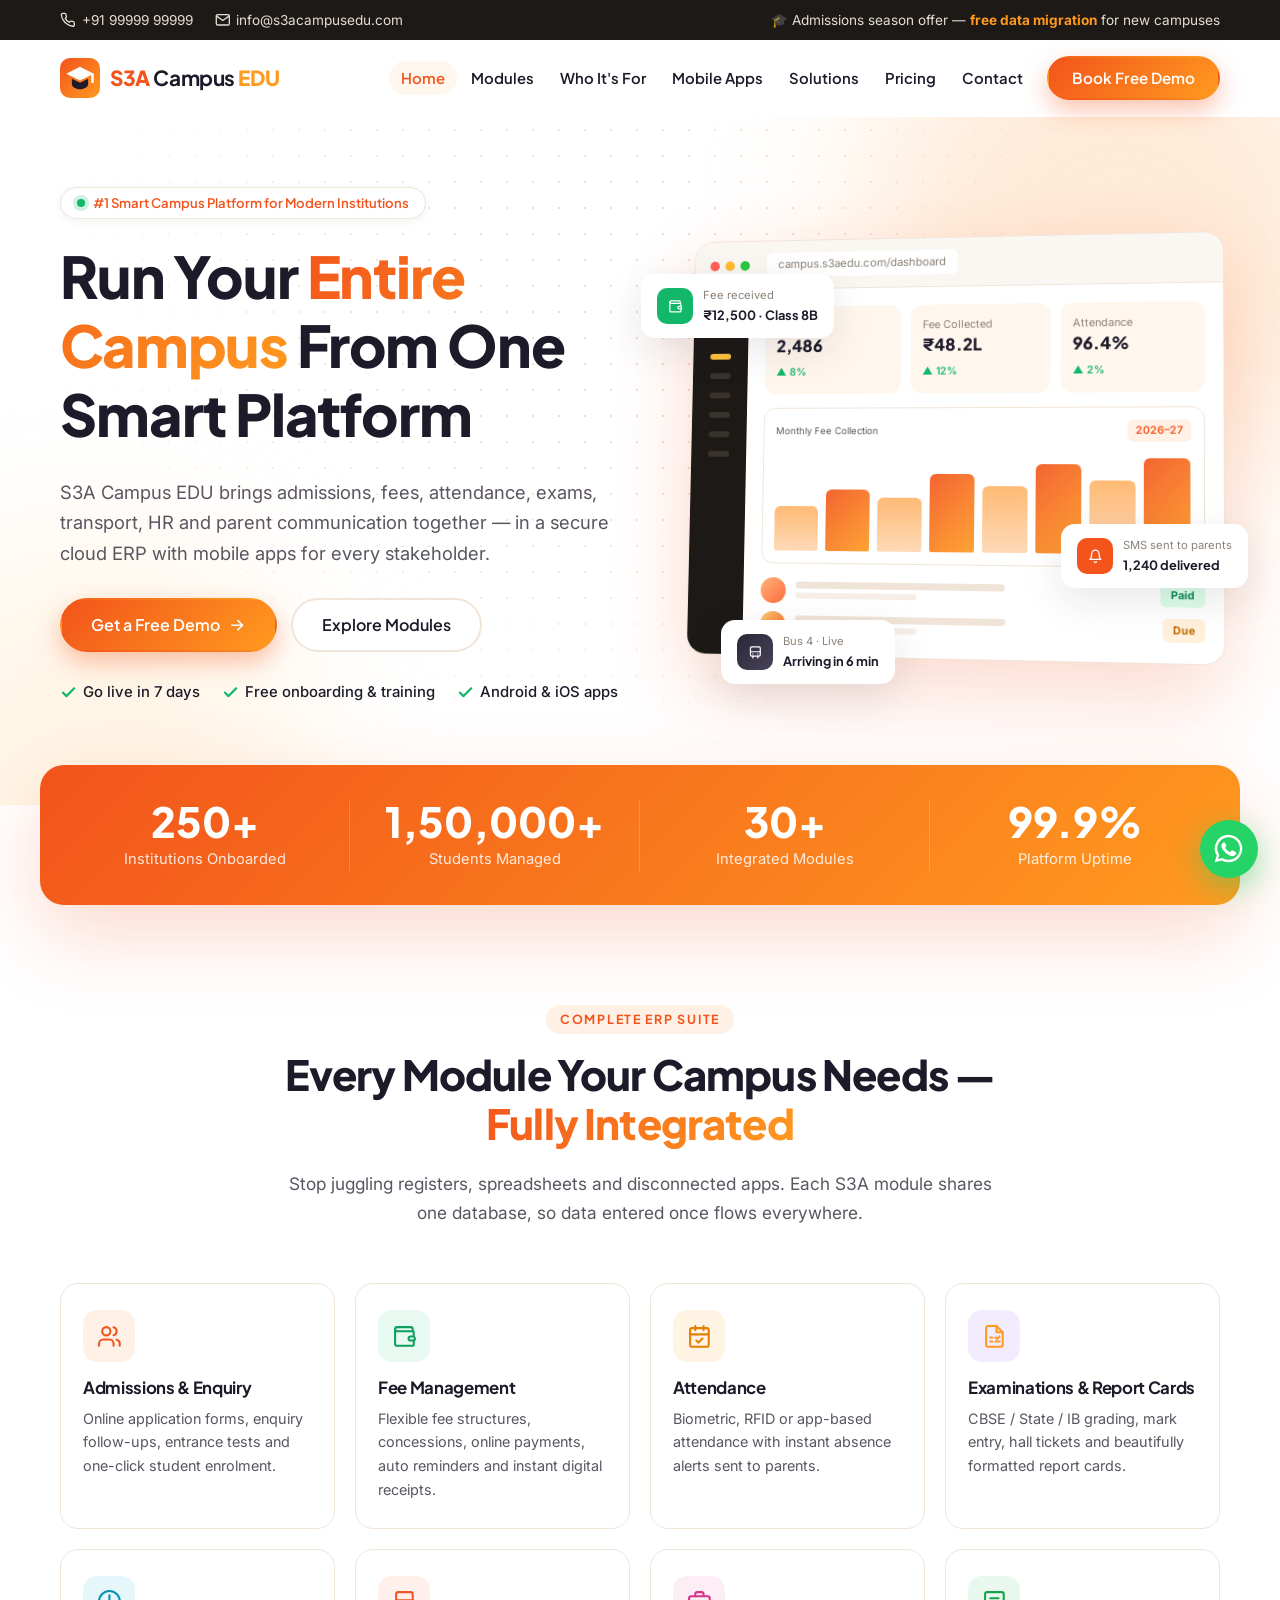
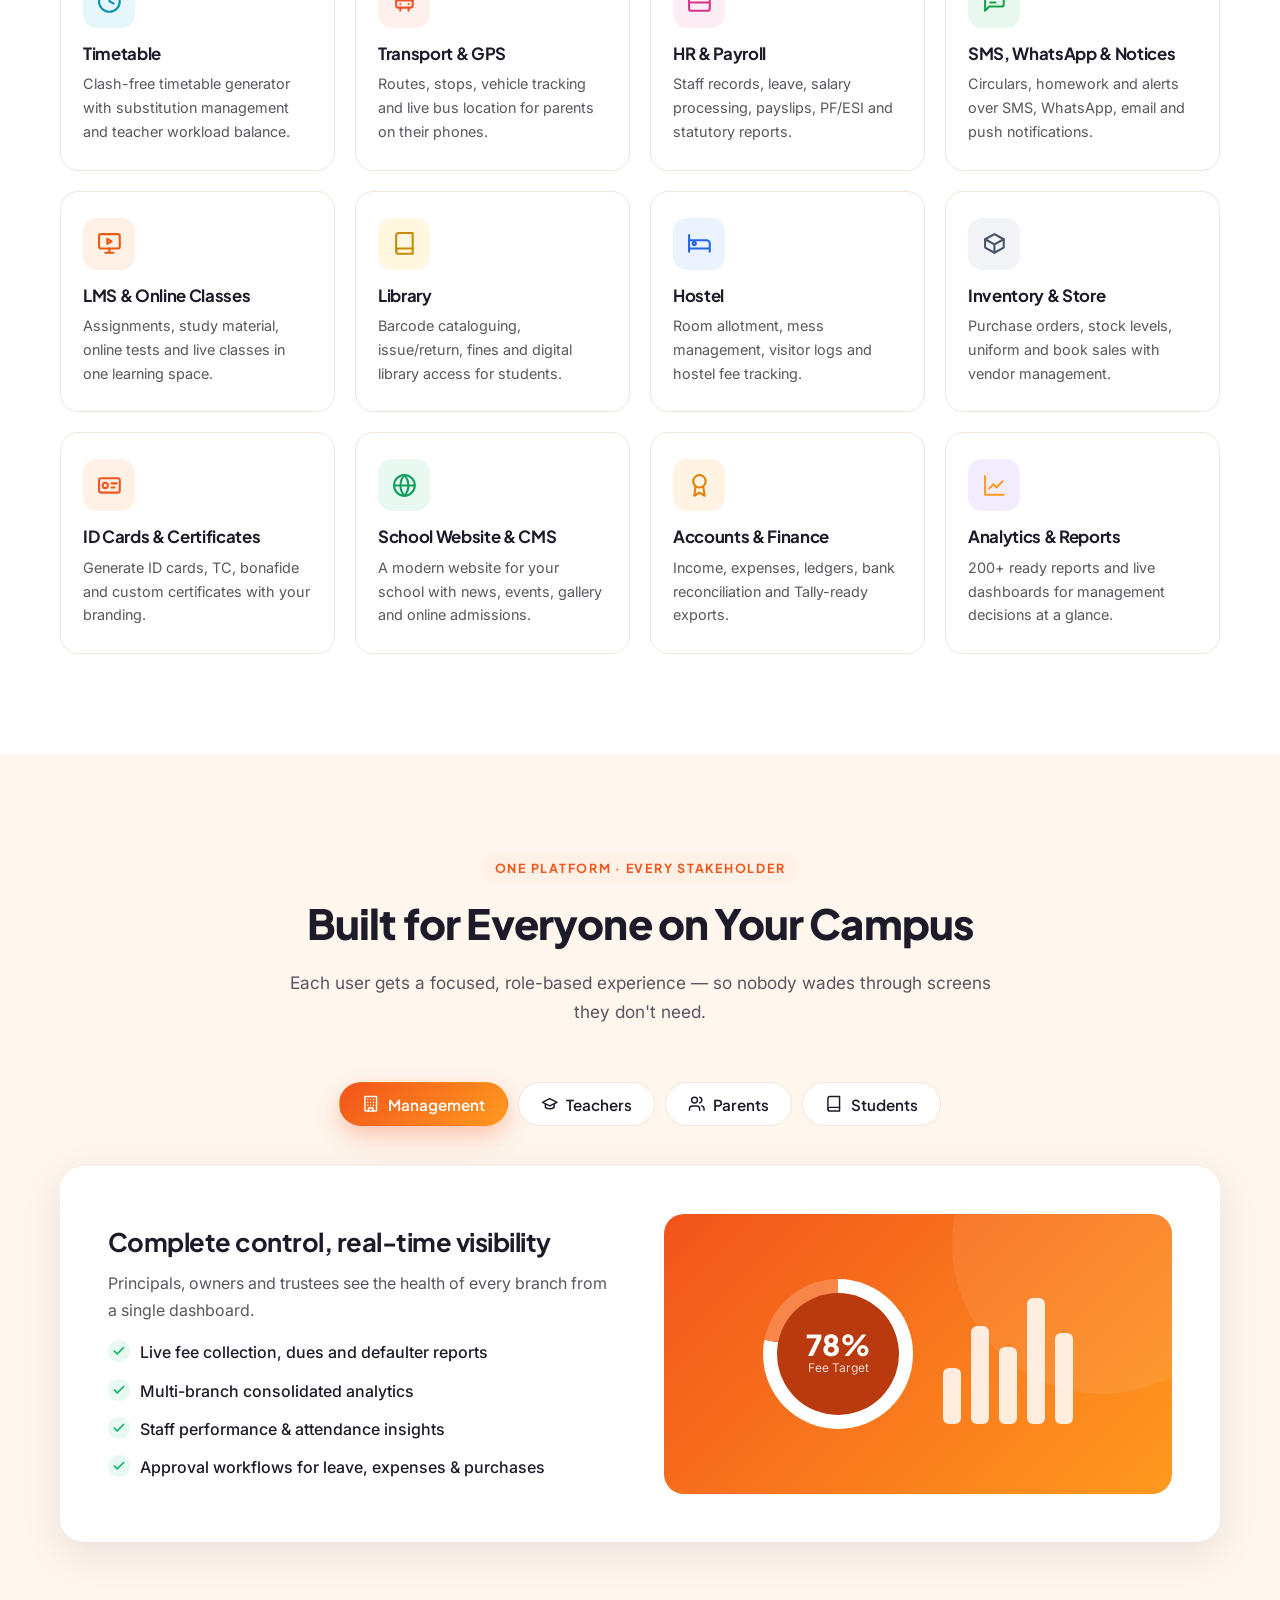
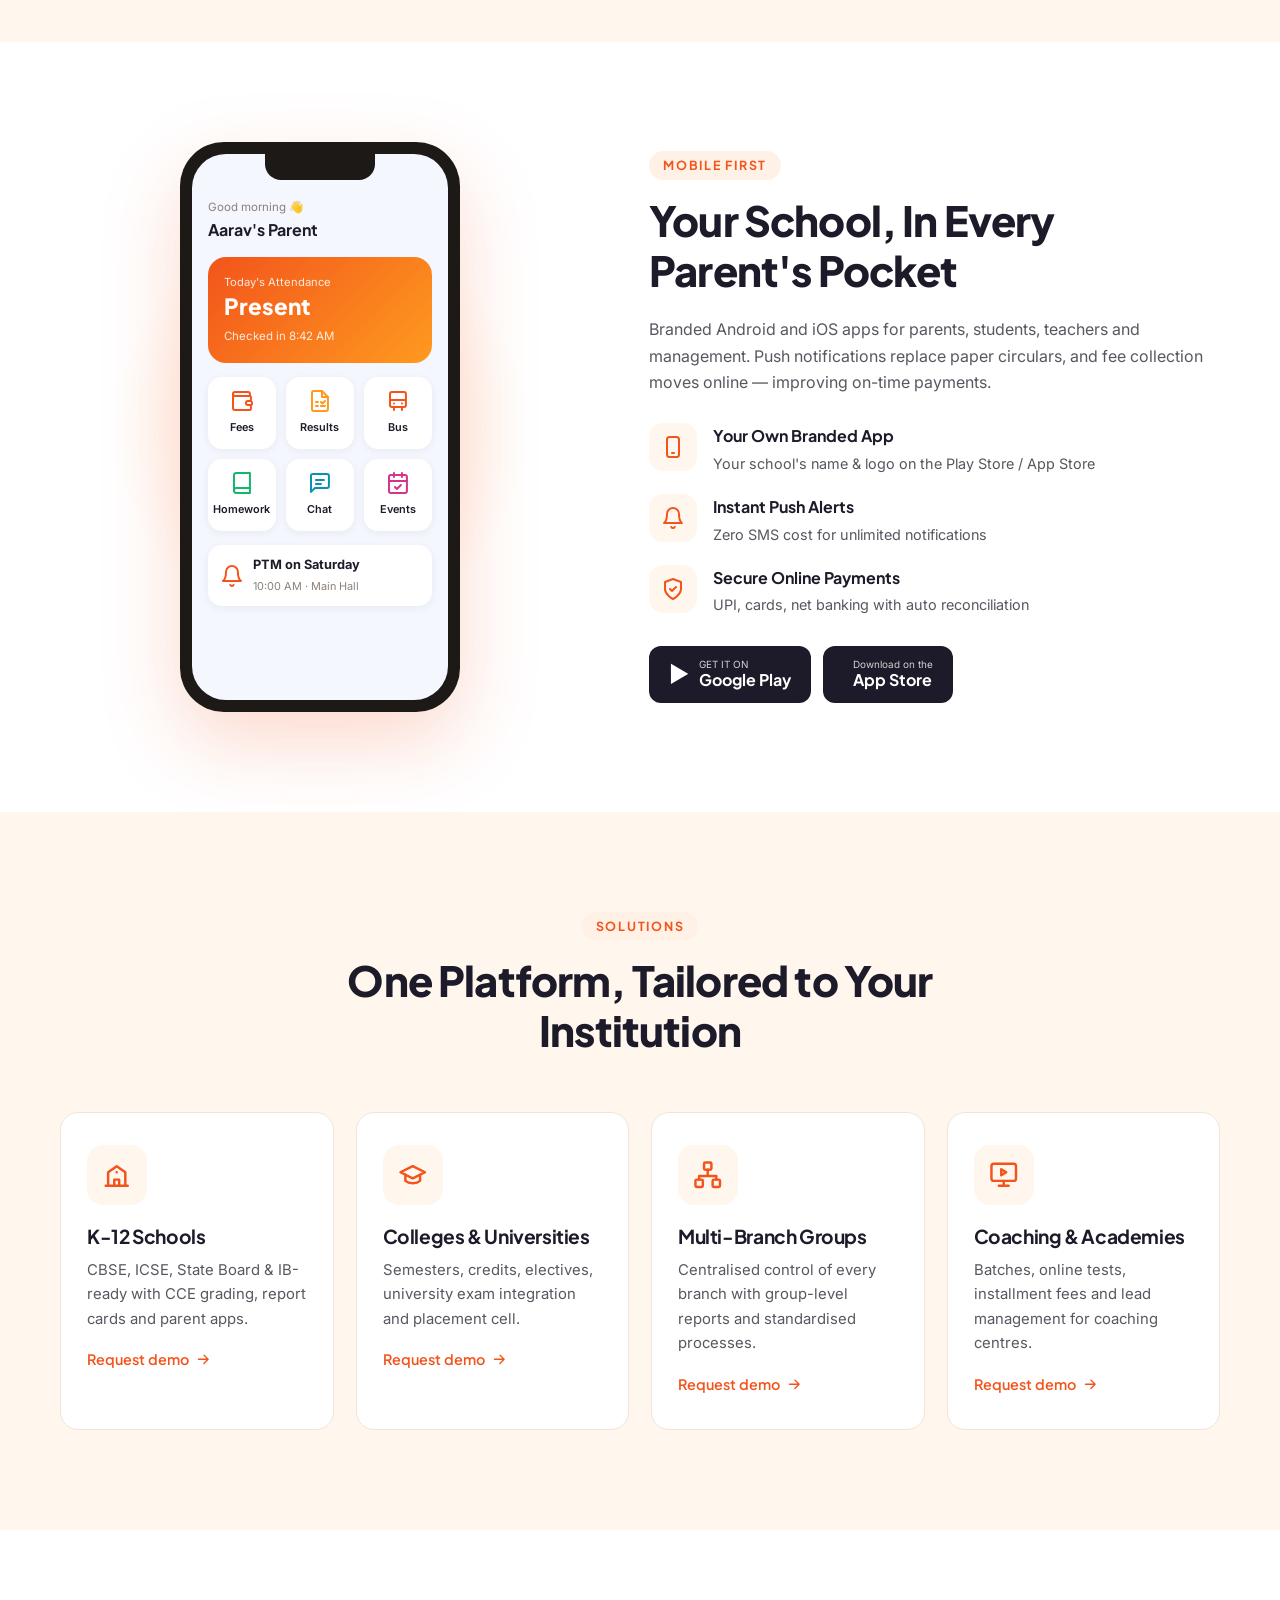
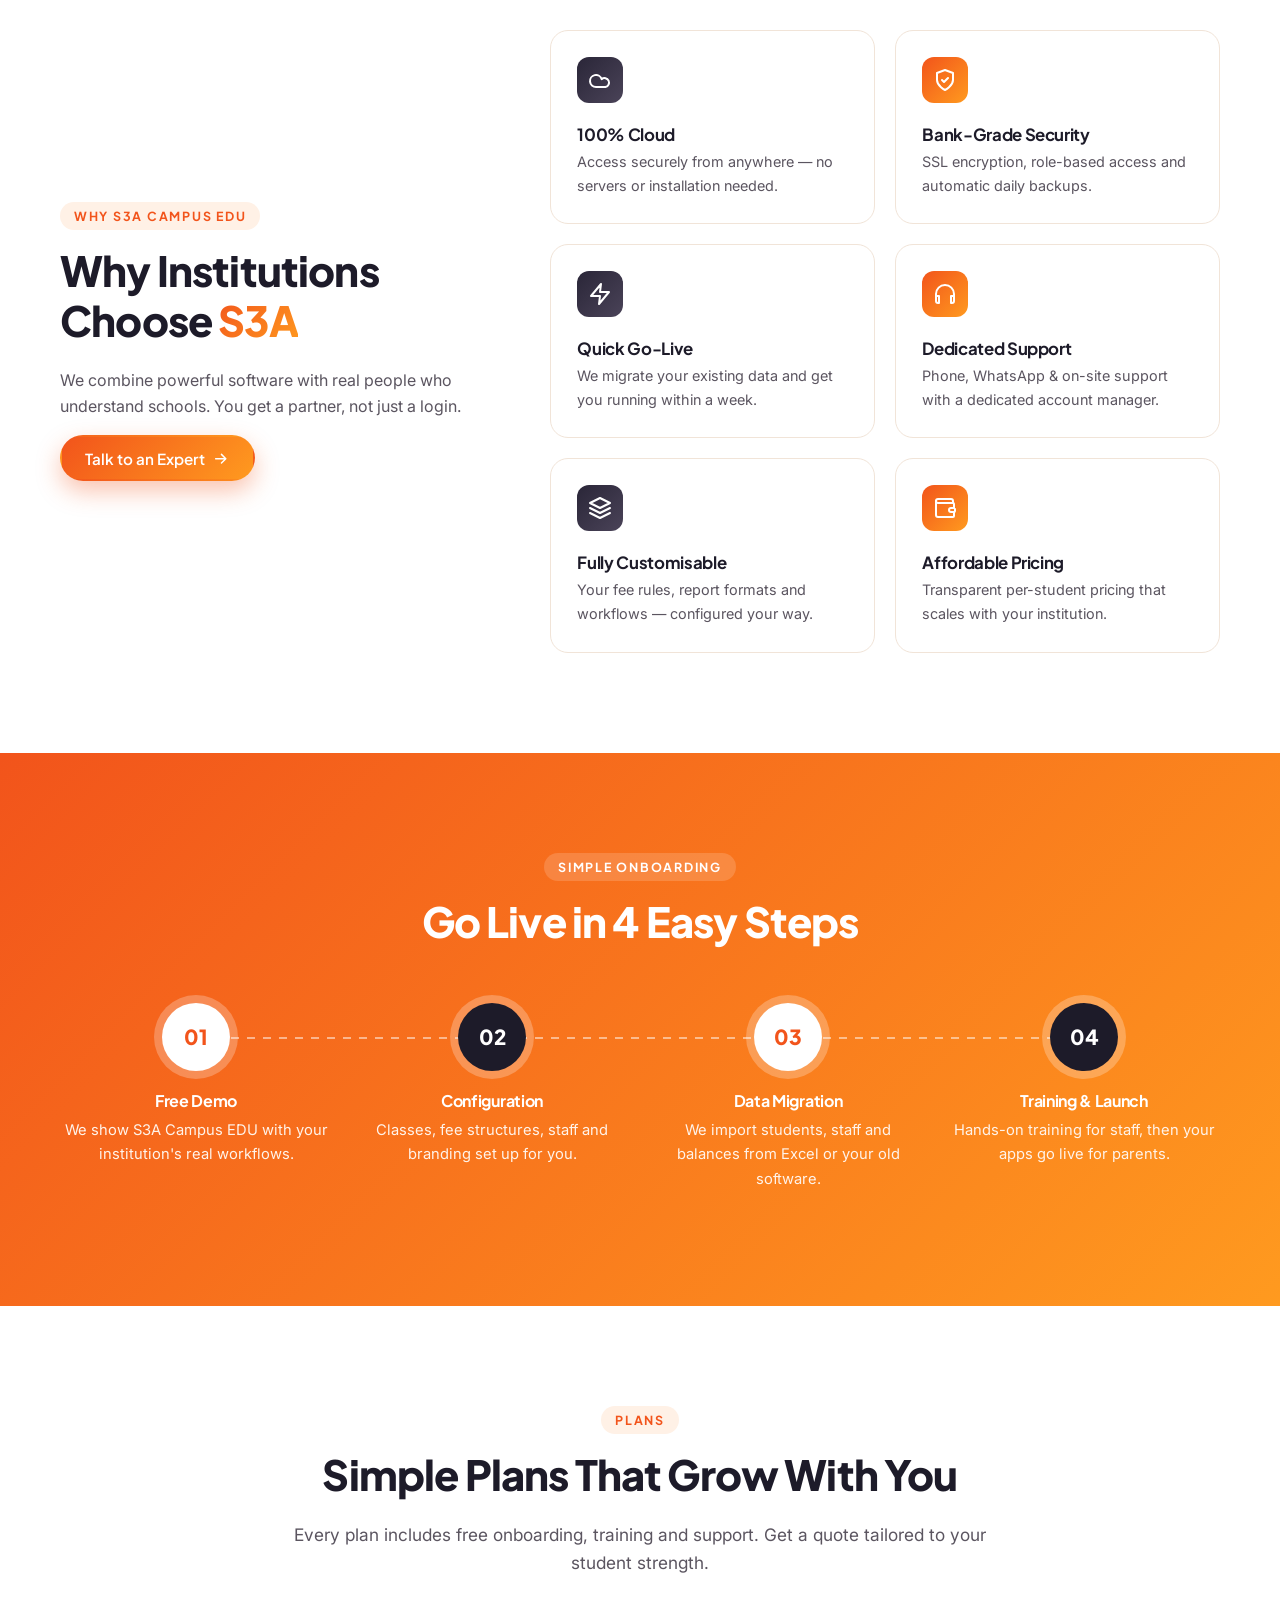
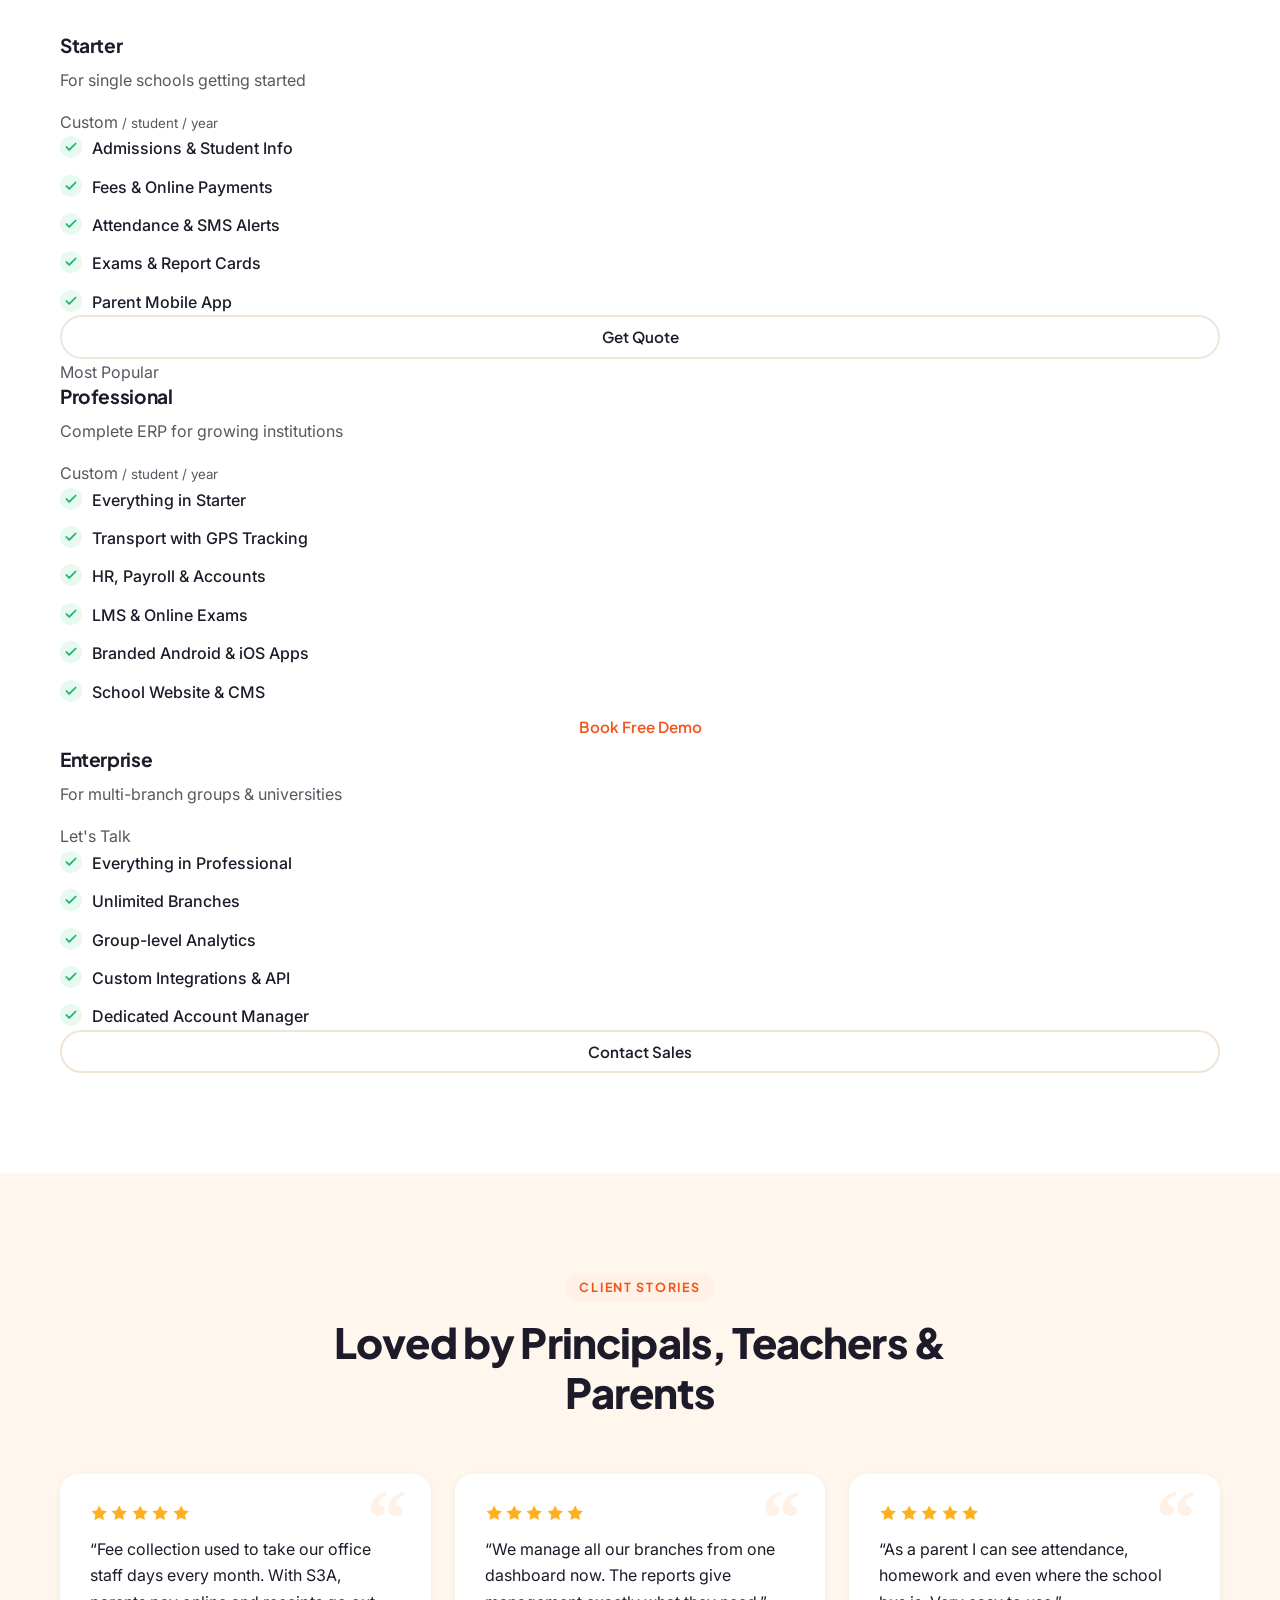
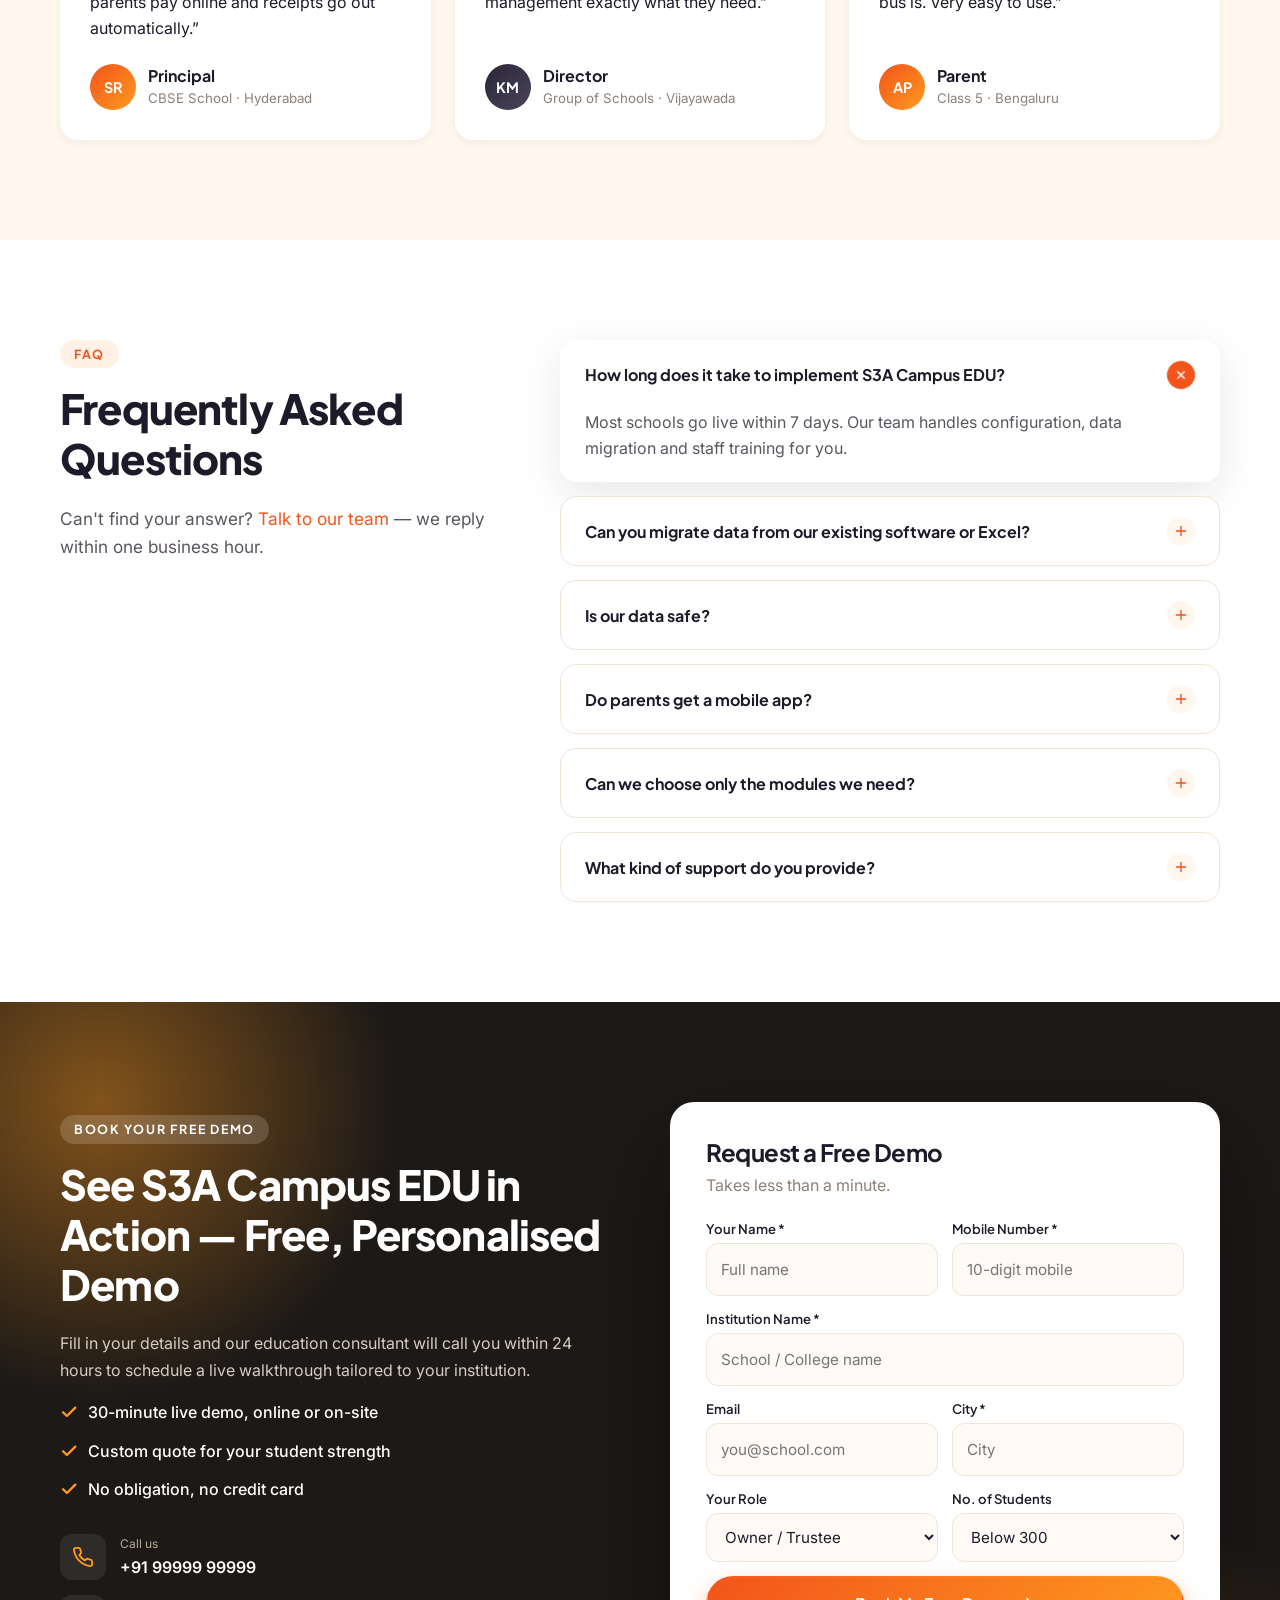
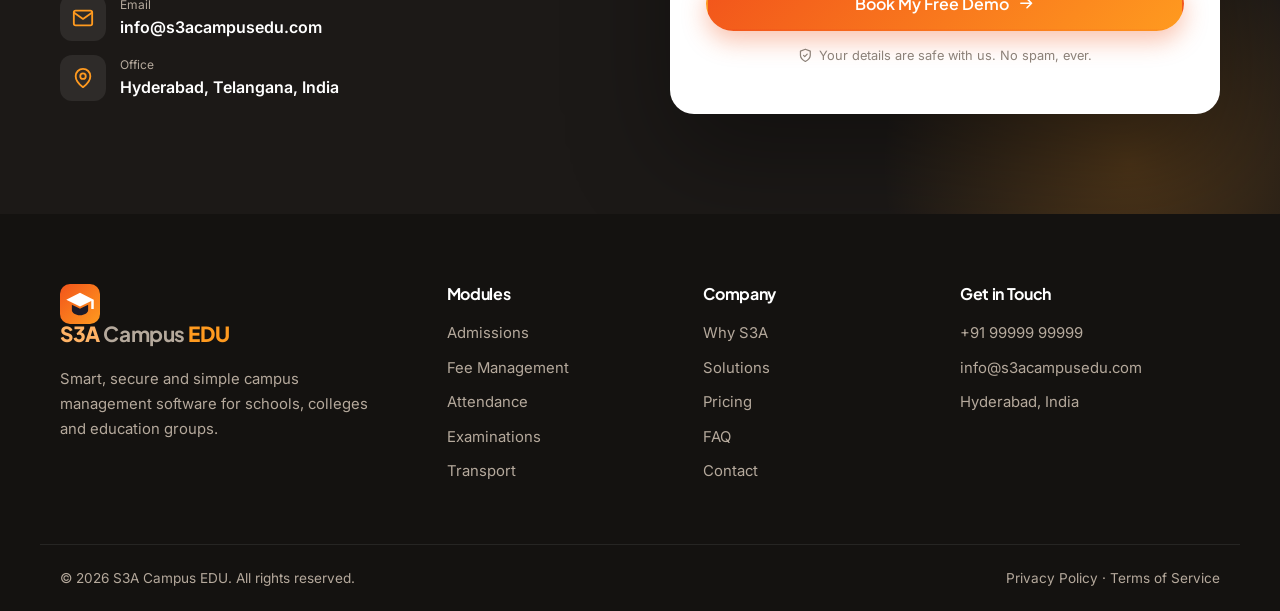
<file: s3a-campus-edu/index.html>
<!doctype html>
<html lang="en">
<head>
  <meta charset="utf-8">
  <meta name="viewport" content="width=device-width, initial-scale=1">
  <title>S3A Campus EDU | Smart School ERP &amp; Campus Management Software</title>
  <meta name="description" content="S3A Campus EDU is a complete cloud school ERP — admissions, fees, attendance, exams, transport, HR, parent &amp; teacher apps — in one platform. Book a free demo today.">
  <meta name="keywords" content="school ERP, school management software, campus management, fee management, student information system, parent app, S3A Campus EDU">
  <meta name="theme-color" content="#2b4dd8">
  <meta property="og:title" content="S3A Campus EDU — Smart School ERP">
  <meta property="og:description" content="Run your entire campus from one cloud platform. Admissions, fees, attendance, exams, transport, HR and mobile apps.">
  <meta property="og:type" content="website">
  <link rel="icon" href="assets/img/logo-mark.svg" type="image/svg+xml">
  <link rel="preconnect" href="https://fonts.googleapis.com">
  <link rel="preconnect" href="https://fonts.gstatic.com" crossorigin>
  <link href="https://fonts.googleapis.com/css2?family=Plus+Jakarta+Sans:wght@500;600;700;800&family=Inter:wght@400;500;600&display=swap" rel="stylesheet">
  <link rel="stylesheet" href="assets/css/style.css">
</head>
<body>

<!-- ============ ICON SPRITE ============ -->
<svg xmlns="http://www.w3.org/2000/svg" style="display:none">
  <symbol id="i-users" viewBox="0 0 24 24"><path d="M16 21v-2a4 4 0 0 0-4-4H6a4 4 0 0 0-4 4v2"/><circle cx="9" cy="7" r="4"/><path d="M22 21v-2a4 4 0 0 0-3-3.87M16 3.13a4 4 0 0 1 0 7.75"/></symbol>
  <symbol id="i-wallet" viewBox="0 0 24 24"><path d="M20 7V5a2 2 0 0 0-2-2H5a2 2 0 0 0 0 4h15a1 1 0 0 1 1 1v4h-3a2 2 0 0 0 0 4h3a1 1 0 0 0 1-1v-2"/><path d="M3 5v14a2 2 0 0 0 2 2h15a1 1 0 0 0 1-1v-4"/></symbol>
  <symbol id="i-calcheck" viewBox="0 0 24 24"><rect x="3" y="4" width="18" height="18" rx="2"/><path d="M16 2v4M8 2v4M3 10h18M9 16l2 2 4-4"/></symbol>
  <symbol id="i-exam" viewBox="0 0 24 24"><path d="M14 2H6a2 2 0 0 0-2 2v16a2 2 0 0 0 2 2h12a2 2 0 0 0 2-2V8z"/><path d="M14 2v6h6M8 13h2M8 17h2M13 13l1.5 1.5L17 12M13 17h4"/></symbol>
  <symbol id="i-book" viewBox="0 0 24 24"><path d="M4 19.5A2.5 2.5 0 0 1 6.5 17H20V2H6.5A2.5 2.5 0 0 0 4 4.5v15z"/><path d="M4 19.5A2.5 2.5 0 0 0 6.5 22H20v-5"/></symbol>
  <symbol id="i-bus" viewBox="0 0 24 24"><rect x="4" y="3" width="16" height="15" rx="2"/><path d="M4 11h16M8 18v3M16 18v3M8 14.5h.01M16 14.5h.01"/></symbol>
  <symbol id="i-clock" viewBox="0 0 24 24"><circle cx="12" cy="12" r="10"/><path d="M12 6v6l4 2"/></symbol>
  <symbol id="i-brief" viewBox="0 0 24 24"><rect x="2" y="7" width="20" height="14" rx="2"/><path d="M16 7V5a2 2 0 0 0-2-2h-4a2 2 0 0 0-2 2v2M2 13h20"/></symbol>
  <symbol id="i-msg" viewBox="0 0 24 24"><path d="M21 15a2 2 0 0 1-2 2H7l-4 4V5a2 2 0 0 1 2-2h14a2 2 0 0 1 2 2z"/><path d="M8 9h8M8 13h5"/></symbol>
  <symbol id="i-bed" viewBox="0 0 24 24"><path d="M2 4v16M22 20v-8a3 3 0 0 0-3-3H2M2 17h20"/><circle cx="7" cy="12" r="1.5"/></symbol>
  <symbol id="i-box" viewBox="0 0 24 24"><path d="M21 8 12 3 3 8v8l9 5 9-5z"/><path d="m3 8 9 5 9-5M12 13v8"/></symbol>
  <symbol id="i-chart" viewBox="0 0 24 24"><path d="M3 3v18h18"/><path d="M7 15l4-4 3 3 6-6"/></symbol>
  <symbol id="i-monitor" viewBox="0 0 24 24"><rect x="2" y="3" width="20" height="14" rx="2"/><path d="M8 21h8M12 17v4M10 7.5l4 2.5-4 2.5z"/></symbol>
  <symbol id="i-idcard" viewBox="0 0 24 24"><rect x="2" y="5" width="20" height="14" rx="2"/><circle cx="8" cy="12" r="2.5"/><path d="M14 10h5M14 14h3"/></symbol>
  <symbol id="i-award" viewBox="0 0 24 24"><circle cx="12" cy="8" r="6"/><path d="M8.2 13.4 7 22l5-3 5 3-1.2-8.6"/></symbol>
  <symbol id="i-globe" viewBox="0 0 24 24"><circle cx="12" cy="12" r="10"/><path d="M2 12h20M12 2a15 15 0 0 1 0 20M12 2a15 15 0 0 0 0 20"/></symbol>
  <symbol id="i-phone-d" viewBox="0 0 24 24"><rect x="6" y="2" width="12" height="20" rx="2.5"/><path d="M11 18h2"/></symbol>
  <symbol id="i-shield" viewBox="0 0 24 24"><path d="M12 22s8-4 8-10V5l-8-3-8 3v7c0 6 8 10 8 10z"/><path d="m9 12 2 2 4-4"/></symbol>
  <symbol id="i-cloud" viewBox="0 0 24 24"><path d="M17.5 19H8a6 6 0 1 1 5.7-7.9A4.5 4.5 0 1 1 17.5 19z"/></symbol>
  <symbol id="i-zap" viewBox="0 0 24 24"><path d="M13 2 3 14h9l-1 8 10-12h-9z"/></symbol>
  <symbol id="i-headset" viewBox="0 0 24 24"><path d="M3 18v-6a9 9 0 0 1 18 0v6"/><path d="M21 19a2 2 0 0 1-2 2h-1v-7h3zM3 19a2 2 0 0 0 2 2h1v-7H3z"/></symbol>
  <symbol id="i-layers" viewBox="0 0 24 24"><path d="m12 2 10 5-10 5L2 7z"/><path d="m2 17 10 5 10-5M2 12l10 5 10-5"/></symbol>
  <symbol id="i-school" viewBox="0 0 24 24"><path d="M3 21h18M5 21V10l7-5 7 5v11"/><path d="M10 21v-5h4v5M12 10h.01"/></symbol>
  <symbol id="i-building" viewBox="0 0 24 24"><rect x="4" y="2" width="16" height="20" rx="1"/><path d="M9 22v-4h6v4M8 6h.01M12 6h.01M16 6h.01M8 10h.01M12 10h.01M16 10h.01M8 14h.01M12 14h.01M16 14h.01"/></symbol>
  <symbol id="i-grad" viewBox="0 0 24 24"><path d="M22 10 12 5 2 10l10 5z"/><path d="M6 12v5c3 2.5 9 2.5 12 0v-5"/></symbol>
  <symbol id="i-network" viewBox="0 0 24 24"><rect x="9" y="2" width="6" height="6" rx="1"/><rect x="2" y="16" width="6" height="6" rx="1"/><rect x="16" y="16" width="6" height="6" rx="1"/><path d="M5 16v-3h14v3M12 8v5"/></symbol>
  <symbol id="i-check" viewBox="0 0 24 24"><path d="M20 6 9 17l-5-5"/></symbol>
  <symbol id="i-arrow" viewBox="0 0 24 24"><path d="M5 12h14M13 6l6 6-6 6"/></symbol>
  <symbol id="i-phone" viewBox="0 0 24 24"><path d="M22 16.9v3a2 2 0 0 1-2.2 2 19.8 19.8 0 0 1-8.6-3.1 19.5 19.5 0 0 1-6-6A19.8 19.8 0 0 1 2.1 4.2 2 2 0 0 1 4.1 2h3a2 2 0 0 1 2 1.7c.1.9.4 1.8.7 2.7a2 2 0 0 1-.5 2.1L8 9.8a16 16 0 0 0 6 6l1.3-1.3a2 2 0 0 1 2.1-.4c.9.3 1.8.6 2.7.7a2 2 0 0 1 1.7 2z"/></symbol>
  <symbol id="i-mail" viewBox="0 0 24 24"><rect x="2" y="4" width="20" height="16" rx="2"/><path d="m22 6-10 7L2 6"/></symbol>
  <symbol id="i-pin" viewBox="0 0 24 24"><path d="M20 10c0 6-8 12-8 12s-8-6-8-12a8 8 0 0 1 16 0z"/><circle cx="12" cy="10" r="3"/></symbol>
  <symbol id="i-star" viewBox="0 0 24 24"><path d="m12 2 3.1 6.3 6.9 1-5 4.9 1.2 6.8L12 17.8 5.8 21l1.2-6.8-5-4.9 6.9-1z"/></symbol>
  <symbol id="i-plus" viewBox="0 0 24 24"><path d="M12 5v14M5 12h14"/></symbol>
  <symbol id="i-menu" viewBox="0 0 24 24"><path d="M3 6h18M3 12h18M3 18h18"/></symbol>
  <symbol id="i-x" viewBox="0 0 24 24"><path d="M18 6 6 18M6 6l12 12"/></symbol>
  <symbol id="i-bell" viewBox="0 0 24 24"><path d="M6 8a6 6 0 0 1 12 0c0 7 3 9 3 9H3s3-2 3-9M10.3 21a1.9 1.9 0 0 0 3.4 0"/></symbol>
  <symbol id="i-whatsapp" viewBox="0 0 24 24"><path fill="currentColor" stroke="none" d="M12 2a10 10 0 0 0-8.6 15.1L2 22l5-1.3A10 10 0 1 0 12 2zm0 18.2a8.2 8.2 0 0 1-4.2-1.2l-.3-.2-3 .8.8-2.9-.2-.3A8.2 8.2 0 1 1 12 20.2zm4.5-6.1c-.2-.1-1.5-.7-1.7-.8s-.4-.1-.6.1-.7.8-.8 1-.3.2-.5.1a6.7 6.7 0 0 1-3.3-2.9c-.3-.4.3-.4.7-1.4.1-.2 0-.3 0-.4l-.8-1.8c-.2-.5-.4-.4-.6-.4h-.5a1 1 0 0 0-.7.3 3 3 0 0 0-.9 2.2 5.1 5.1 0 0 0 1.1 2.7 11.7 11.7 0 0 0 4.5 4c1.7.7 2.3.8 3.2.6a2.7 2.7 0 0 0 1.8-1.2 2.2 2.2 0 0 0 .1-1.3c0-.1-.2-.2-.4-.3z"/></symbol>
</svg>

<!-- ============ TOP BAR ============ -->
<div class="topbar">
  <div class="container topbar__inner">
    <div class="topbar__info">
      <!-- TODO: replace with your real phone / email -->
      <a href="tel:+919999999999"><svg class="ic"><use href="#i-phone"/></svg> +91 99999 99999</a>
      <a href="mailto:info@s3acampusedu.com"><svg class="ic"><use href="#i-mail"/></svg> info@s3acampusedu.com</a>
    </div>
    <div class="topbar__note">🎓 Admissions season offer — <strong>free data migration</strong> for new campuses</div>
  </div>
</div>

<!-- ============ HEADER ============ -->
<header class="header" id="header">
  <div class="container header__inner">
    <a href="#home" class="brand" aria-label="S3A Campus EDU home">
      <img src="assets/img/logo-mark.svg" alt="" width="40" height="40">
      <span class="brand__text"><b>S3A</b> Campus <em>EDU</em></span>
    </a>
    <nav class="nav" id="nav" aria-label="Main">
      <a href="#home" class="nav__link active">Home</a>
      <a href="#modules" class="nav__link">Modules</a>
      <a href="#roles" class="nav__link">Who It's For</a>
      <a href="#apps" class="nav__link">Mobile Apps</a>
      <a href="#solutions" class="nav__link">Solutions</a>
      <a href="#pricing" class="nav__link">Pricing</a>
      <a href="#contact" class="nav__link">Contact</a>
      <a href="#contact" class="btn btn--primary nav__cta" data-open-demo>Book Free Demo</a>
    </nav>
    <button class="nav-toggle" id="navToggle" aria-label="Open menu" aria-expanded="false">
      <svg class="ic"><use href="#i-menu"/></svg>
    </button>
  </div>
</header>

<main>

<!-- ============ HERO ============ -->
<section class="hero" id="home">
  <div class="hero__bg" aria-hidden="true"><span class="blob b1"></span><span class="blob b2"></span><span class="grid-dots"></span></div>
  <div class="container hero__inner">
    <div class="hero__copy reveal">
      <span class="pill"><span class="pill__dot"></span> #1 Smart Campus Platform for Modern Institutions</span>
      <h1>Run Your <span class="grad-text">Entire Campus</span> From One Smart Platform</h1>
      <p class="lead">S3A Campus EDU brings admissions, fees, attendance, exams, transport, HR and parent communication together — in a secure cloud ERP with mobile apps for every stakeholder.</p>
      <div class="hero__cta">
        <a href="#contact" class="btn btn--primary btn--lg" data-open-demo>Get a Free Demo <svg class="ic"><use href="#i-arrow"/></svg></a>
        <a href="#modules" class="btn btn--ghost btn--lg">Explore Modules</a>
      </div>
      <ul class="hero__checks">
        <li><svg class="ic"><use href="#i-check"/></svg> Go live in 7 days</li>
        <li><svg class="ic"><use href="#i-check"/></svg> Free onboarding &amp; training</li>
        <li><svg class="ic"><use href="#i-check"/></svg> Android &amp; iOS apps</li>
      </ul>
    </div>

    <!-- Dashboard mockup (pure HTML/CSS) -->
    <div class="hero__visual reveal" aria-hidden="true">
      <div class="dash">
        <div class="dash__bar"><i></i><i></i><i></i><span>campus.s3aedu.com/dashboard</span></div>
        <div class="dash__body">
          <aside class="dash__side">
            <b></b><span class="on"></span><span></span><span></span><span></span><span></span><span></span>
          </aside>
          <div class="dash__main">
            <div class="dash__kpis">
              <div class="kpi"><small>Students</small><strong>2,486</strong><em class="up">▲ 8%</em></div>
              <div class="kpi"><small>Fee Collected</small><strong>₹48.2L</strong><em class="up">▲ 12%</em></div>
              <div class="kpi"><small>Attendance</small><strong>96.4%</strong><em class="up">▲ 2%</em></div>
            </div>
            <div class="dash__chart">
              <div class="dash__chart-head"><small>Monthly Fee Collection</small><span class="tag">2026–27</span></div>
              <div class="bars">
                <span style="--h:45%"></span><span style="--h:62%"></span><span style="--h:54%"></span><span style="--h:78%"></span><span style="--h:66%"></span><span style="--h:88%"></span><span style="--h:72%"></span><span style="--h:94%"></span>
              </div>
            </div>
            <div class="dash__list">
              <div><i class="av a1"></i><p><b></b><s></s></p><em class="ok">Paid</em></div>
              <div><i class="av a2"></i><p><b></b><s></s></p><em class="wait">Due</em></div>
            </div>
          </div>
        </div>
      </div>
      <div class="float-card fc1"><span class="fc__icon green"><svg class="ic"><use href="#i-wallet"/></svg></span><div><small>Fee received</small><b>₹12,500 · Class 8B</b></div></div>
      <div class="float-card fc2"><span class="fc__icon blue"><svg class="ic"><use href="#i-bell"/></svg></span><div><small>SMS sent to parents</small><b>1,240 delivered</b></div></div>
      <div class="float-card fc3"><span class="fc__icon orange"><svg class="ic"><use href="#i-bus"/></svg></span><div><small>Bus 4 · Live</small><b>Arriving in 6 min</b></div></div>
    </div>
  </div>
</section>

<!-- ============ STATS ============ -->
<!-- TODO: replace these numbers with your real figures before going live -->
<section class="stats">
  <div class="container stats__grid">
    <div class="stat reveal"><strong data-count="250" data-suffix="+">0</strong><span>Institutions Onboarded</span></div>
    <div class="stat reveal"><strong data-count="150000" data-suffix="+">0</strong><span>Students Managed</span></div>
    <div class="stat reveal"><strong data-count="30" data-suffix="+">0</strong><span>Integrated Modules</span></div>
    <div class="stat reveal"><strong data-count="99.9" data-suffix="%" data-decimals="1">0</strong><span>Platform Uptime</span></div>
  </div>
</section>

<!-- ============ MODULES ============ -->
<section class="section" id="modules">
  <div class="container">
    <div class="section__head reveal">
      <span class="eyebrow">Complete ERP Suite</span>
      <h2>Every Module Your Campus Needs — <span class="grad-text">Fully Integrated</span></h2>
      <p>Stop juggling registers, spreadsheets and disconnected apps. Each S3A module shares one database, so data entered once flows everywhere.</p>
    </div>
    <div class="modules">
      <article class="module reveal"><span class="module__icon c1"><svg class="ic"><use href="#i-users"/></svg></span><h3>Admissions &amp; Enquiry</h3><p>Online application forms, enquiry follow-ups, entrance tests and one-click student enrolment.</p></article>
      <article class="module reveal"><span class="module__icon c2"><svg class="ic"><use href="#i-wallet"/></svg></span><h3>Fee Management</h3><p>Flexible fee structures, concessions, online payments, auto reminders and instant digital receipts.</p></article>
      <article class="module reveal"><span class="module__icon c3"><svg class="ic"><use href="#i-calcheck"/></svg></span><h3>Attendance</h3><p>Biometric, RFID or app-based attendance with instant absence alerts sent to parents.</p></article>
      <article class="module reveal"><span class="module__icon c4"><svg class="ic"><use href="#i-exam"/></svg></span><h3>Examinations &amp; Report Cards</h3><p>CBSE / State / IB grading, mark entry, hall tickets and beautifully formatted report cards.</p></article>
      <article class="module reveal"><span class="module__icon c5"><svg class="ic"><use href="#i-clock"/></svg></span><h3>Timetable</h3><p>Clash-free timetable generator with substitution management and teacher workload balance.</p></article>
      <article class="module reveal"><span class="module__icon c6"><svg class="ic"><use href="#i-bus"/></svg></span><h3>Transport &amp; GPS</h3><p>Routes, stops, vehicle tracking and live bus location for parents on their phones.</p></article>
      <article class="module reveal"><span class="module__icon c7"><svg class="ic"><use href="#i-brief"/></svg></span><h3>HR &amp; Payroll</h3><p>Staff records, leave, salary processing, payslips, PF/ESI and statutory reports.</p></article>
      <article class="module reveal"><span class="module__icon c8"><svg class="ic"><use href="#i-msg"/></svg></span><h3>SMS, WhatsApp &amp; Notices</h3><p>Circulars, homework and alerts over SMS, WhatsApp, email and push notifications.</p></article>
      <article class="module reveal"><span class="module__icon c9"><svg class="ic"><use href="#i-monitor"/></svg></span><h3>LMS &amp; Online Classes</h3><p>Assignments, study material, online tests and live classes in one learning space.</p></article>
      <article class="module reveal"><span class="module__icon c10"><svg class="ic"><use href="#i-book"/></svg></span><h3>Library</h3><p>Barcode cataloguing, issue/return, fines and digital library access for students.</p></article>
      <article class="module reveal"><span class="module__icon c11"><svg class="ic"><use href="#i-bed"/></svg></span><h3>Hostel</h3><p>Room allotment, mess management, visitor logs and hostel fee tracking.</p></article>
      <article class="module reveal"><span class="module__icon c12"><svg class="ic"><use href="#i-box"/></svg></span><h3>Inventory &amp; Store</h3><p>Purchase orders, stock levels, uniform and book sales with vendor management.</p></article>
      <article class="module reveal"><span class="module__icon c1"><svg class="ic"><use href="#i-idcard"/></svg></span><h3>ID Cards &amp; Certificates</h3><p>Generate ID cards, TC, bonafide and custom certificates with your branding.</p></article>
      <article class="module reveal"><span class="module__icon c2"><svg class="ic"><use href="#i-globe"/></svg></span><h3>School Website &amp; CMS</h3><p>A modern website for your school with news, events, gallery and online admissions.</p></article>
      <article class="module reveal"><span class="module__icon c3"><svg class="ic"><use href="#i-award"/></svg></span><h3>Accounts &amp; Finance</h3><p>Income, expenses, ledgers, bank reconciliation and Tally-ready exports.</p></article>
      <article class="module reveal"><span class="module__icon c4"><svg class="ic"><use href="#i-chart"/></svg></span><h3>Analytics &amp; Reports</h3><p>200+ ready reports and live dashboards for management decisions at a glance.</p></article>
    </div>
  </div>
</section>

<!-- ============ ROLES (tabs) ============ -->
<section class="section section--tint" id="roles">
  <div class="container">
    <div class="section__head reveal">
      <span class="eyebrow">One Platform · Every Stakeholder</span>
      <h2>Built for Everyone on Your Campus</h2>
      <p>Each user gets a focused, role-based experience — so nobody wades through screens they don't need.</p>
    </div>

    <div class="tabs reveal" role="tablist">
      <button class="tab active" role="tab" aria-selected="true" data-tab="mgmt"><svg class="ic"><use href="#i-building"/></svg> Management</button>
      <button class="tab" role="tab" aria-selected="false" data-tab="teach"><svg class="ic"><use href="#i-grad"/></svg> Teachers</button>
      <button class="tab" role="tab" aria-selected="false" data-tab="parent"><svg class="ic"><use href="#i-users"/></svg> Parents</button>
      <button class="tab" role="tab" aria-selected="false" data-tab="student"><svg class="ic"><use href="#i-book"/></svg> Students</button>
    </div>

    <div class="tabpanels">
      <div class="tabpanel active" id="tab-mgmt" role="tabpanel">
        <div class="tabpanel__copy">
          <h3>Complete control, real-time visibility</h3>
          <p>Principals, owners and trustees see the health of every branch from a single dashboard.</p>
          <ul class="ticks">
            <li><svg class="ic"><use href="#i-check"/></svg> Live fee collection, dues and defaulter reports</li>
            <li><svg class="ic"><use href="#i-check"/></svg> Multi-branch consolidated analytics</li>
            <li><svg class="ic"><use href="#i-check"/></svg> Staff performance &amp; attendance insights</li>
            <li><svg class="ic"><use href="#i-check"/></svg> Approval workflows for leave, expenses &amp; purchases</li>
          </ul>
        </div>
        <div class="tabpanel__art art-mgmt"><div class="ring" style="--p:78"><span>78%</span><small>Fee Target</small></div><div class="mini-bars"><i style="--h:40%"></i><i style="--h:70%"></i><i style="--h:55%"></i><i style="--h:90%"></i><i style="--h:65%"></i></div></div>
      </div>
      <div class="tabpanel" id="tab-teach" role="tabpanel">
        <div class="tabpanel__copy">
          <h3>Less paperwork, more teaching</h3>
          <p>Teachers finish daily admin in minutes from their phone.</p>
          <ul class="ticks">
            <li><svg class="ic"><use href="#i-check"/></svg> One-tap class attendance</li>
            <li><svg class="ic"><use href="#i-check"/></svg> Homework, assignments &amp; lesson plans</li>
            <li><svg class="ic"><use href="#i-check"/></svg> Quick marks entry with auto grade calculation</li>
            <li><svg class="ic"><use href="#i-check"/></svg> Direct, moderated chat with parents</li>
          </ul>
        </div>
        <div class="tabpanel__art art-teach"><div class="att-grid"><i class="p"></i><i class="p"></i><i class="a"></i><i class="p"></i><i class="p"></i><i class="p"></i><i class="l"></i><i class="p"></i><i class="p"></i><i class="p"></i><i class="p"></i><i class="a"></i></div><small>Class 7A · 38 / 40 present</small></div>
      </div>
      <div class="tabpanel" id="tab-parent" role="tabpanel">
        <div class="tabpanel__copy">
          <h3>Parents stay connected, always</h3>
          <p>Everything about their child, right on their phone — building trust in your institution.</p>
          <ul class="ticks">
            <li><svg class="ic"><use href="#i-check"/></svg> Pay fees online via UPI, cards &amp; net banking</li>
            <li><svg class="ic"><use href="#i-check"/></svg> Attendance, homework &amp; results instantly</li>
            <li><svg class="ic"><use href="#i-check"/></svg> Live school bus tracking</li>
            <li><svg class="ic"><use href="#i-check"/></svg> Circulars, events &amp; photo gallery</li>
          </ul>
        </div>
        <div class="tabpanel__art art-parent"><div class="chat"><p class="in">Riya was marked present today ✅</p><p class="in">Fee of ₹12,500 due on 10 Oct</p><p class="out">Paid via UPI 👍</p></div></div>
      </div>
      <div class="tabpanel" id="tab-student" role="tabpanel">
        <div class="tabpanel__copy">
          <h3>A smarter way to learn</h3>
          <p>Students access learning, schedules and progress in one simple app.</p>
          <ul class="ticks">
            <li><svg class="ic"><use href="#i-check"/></svg> Timetable, homework &amp; exam schedule</li>
            <li><svg class="ic"><use href="#i-check"/></svg> Study material &amp; recorded classes</li>
            <li><svg class="ic"><use href="#i-check"/></svg> Online tests with instant results</li>
            <li><svg class="ic"><use href="#i-check"/></svg> Digital library &amp; report cards</li>
          </ul>
        </div>
        <div class="tabpanel__art art-student"><div class="score"><small>Mid-Term Result</small><strong>A+</strong><span>92.6%</span></div><div class="subj"><p><b>Maths</b><i style="--w:95%"></i></p><p><b>Science</b><i style="--w:90%"></i></p><p><b>English</b><i style="--w:88%"></i></p></div></div>
      </div>
    </div>
  </div>
</section>

<!-- ============ MOBILE APPS ============ -->
<section class="section apps" id="apps">
  <div class="container apps__inner">
    <div class="apps__visual reveal" aria-hidden="true">
      <div class="phone">
        <div class="phone__notch"></div>
        <div class="phone__screen">
          <div class="app-head"><small>Good morning 👋</small><b>Aarav's Parent</b></div>
          <div class="app-card grad"><small>Today's Attendance</small><strong>Present</strong><span>Checked in 8:42 AM</span></div>
          <div class="app-grid">
            <span><svg class="ic"><use href="#i-wallet"/></svg>Fees</span>
            <span><svg class="ic"><use href="#i-exam"/></svg>Results</span>
            <span><svg class="ic"><use href="#i-bus"/></svg>Bus</span>
            <span><svg class="ic"><use href="#i-book"/></svg>Homework</span>
            <span><svg class="ic"><use href="#i-msg"/></svg>Chat</span>
            <span><svg class="ic"><use href="#i-calcheck"/></svg>Events</span>
          </div>
          <div class="app-note"><svg class="ic"><use href="#i-bell"/></svg><p><b>PTM on Saturday</b><small>10:00 AM · Main Hall</small></p></div>
        </div>
      </div>
      <div class="apps__ring"></div>
    </div>
    <div class="apps__copy reveal">
      <span class="eyebrow">Mobile First</span>
      <h2>Your School, In Every Parent's Pocket</h2>
      <p>Branded Android and iOS apps for parents, students, teachers and management. Push notifications replace paper circulars, and fee collection moves online — improving on-time payments.</p>
      <div class="app-feats">
        <div><svg class="ic"><use href="#i-phone-d"/></svg><p><b>Your Own Branded App</b><small>Your school's name &amp; logo on the Play Store / App Store</small></p></div>
        <div><svg class="ic"><use href="#i-bell"/></svg><p><b>Instant Push Alerts</b><small>Zero SMS cost for unlimited notifications</small></p></div>
        <div><svg class="ic"><use href="#i-shield"/></svg><p><b>Secure Online Payments</b><small>UPI, cards, net banking with auto reconciliation</small></p></div>
      </div>
      <div class="store-btns">
        <a href="#contact" class="store" data-open-demo><span>▶</span><p><small>GET IT ON</small><b>Google Play</b></p></a>
        <a href="#contact" class="store" data-open-demo><span></span><p><small>Download on the</small><b>App Store</b></p></a>
      </div>
    </div>
  </div>
</section>

<!-- ============ SOLUTIONS ============ -->
<section class="section section--tint" id="solutions">
  <div class="container">
    <div class="section__head reveal">
      <span class="eyebrow">Solutions</span>
      <h2>One Platform, Tailored to Your Institution</h2>
    </div>
    <div class="solutions">
      <article class="solution reveal"><span class="solution__icon"><svg class="ic"><use href="#i-school"/></svg></span><h3>K-12 Schools</h3><p>CBSE, ICSE, State Board &amp; IB-ready with CCE grading, report cards and parent apps.</p><a href="#contact" data-open-demo>Request demo <svg class="ic"><use href="#i-arrow"/></svg></a></article>
      <article class="solution reveal"><span class="solution__icon"><svg class="ic"><use href="#i-grad"/></svg></span><h3>Colleges &amp; Universities</h3><p>Semesters, credits, electives, university exam integration and placement cell.</p><a href="#contact" data-open-demo>Request demo <svg class="ic"><use href="#i-arrow"/></svg></a></article>
      <article class="solution reveal"><span class="solution__icon"><svg class="ic"><use href="#i-network"/></svg></span><h3>Multi-Branch Groups</h3><p>Centralised control of every branch with group-level reports and standardised processes.</p><a href="#contact" data-open-demo>Request demo <svg class="ic"><use href="#i-arrow"/></svg></a></article>
      <article class="solution reveal"><span class="solution__icon"><svg class="ic"><use href="#i-monitor"/></svg></span><h3>Coaching &amp; Academies</h3><p>Batches, online tests, installment fees and lead management for coaching centres.</p><a href="#contact" data-open-demo>Request demo <svg class="ic"><use href="#i-arrow"/></svg></a></article>
    </div>
  </div>
</section>

<!-- ============ WHY S3A ============ -->
<section class="section why" id="why">
  <div class="container why__inner">
    <div class="why__copy reveal">
      <span class="eyebrow">Why S3A Campus EDU</span>
      <h2>Why Institutions Choose <span class="grad-text">S3A</span></h2>
      <p>We combine powerful software with real people who understand schools. You get a partner, not just a login.</p>
      <a href="#contact" class="btn btn--primary" data-open-demo>Talk to an Expert <svg class="ic"><use href="#i-arrow"/></svg></a>
    </div>
    <div class="why__grid">
      <div class="why-card reveal"><svg class="ic"><use href="#i-cloud"/></svg><h4>100% Cloud</h4><p>Access securely from anywhere — no servers or installation needed.</p></div>
      <div class="why-card reveal"><svg class="ic"><use href="#i-shield"/></svg><h4>Bank-Grade Security</h4><p>SSL encryption, role-based access and automatic daily backups.</p></div>
      <div class="why-card reveal"><svg class="ic"><use href="#i-zap"/></svg><h4>Quick Go-Live</h4><p>We migrate your existing data and get you running within a week.</p></div>
      <div class="why-card reveal"><svg class="ic"><use href="#i-headset"/></svg><h4>Dedicated Support</h4><p>Phone, WhatsApp &amp; on-site support with a dedicated account manager.</p></div>
      <div class="why-card reveal"><svg class="ic"><use href="#i-layers"/></svg><h4>Fully Customisable</h4><p>Your fee rules, report formats and workflows — configured your way.</p></div>
      <div class="why-card reveal"><svg class="ic"><use href="#i-wallet"/></svg><h4>Affordable Pricing</h4><p>Transparent per-student pricing that scales with your institution.</p></div>
    </div>
  </div>
</section>

<!-- ============ HOW IT WORKS ============ -->
<section class="section section--dark" id="process">
  <div class="container">
    <div class="section__head reveal">
      <span class="eyebrow light">Simple Onboarding</span>
      <h2>Go Live in 4 Easy Steps</h2>
    </div>
    <ol class="steps">
      <li class="step reveal"><span>01</span><h4>Free Demo</h4><p>We show S3A Campus EDU with your institution's real workflows.</p></li>
      <li class="step reveal"><span>02</span><h4>Configuration</h4><p>Classes, fee structures, staff and branding set up for you.</p></li>
      <li class="step reveal"><span>03</span><h4>Data Migration</h4><p>We import students, staff and balances from Excel or your old software.</p></li>
      <li class="step reveal"><span>04</span><h4>Training &amp; Launch</h4><p>Hands-on training for staff, then your apps go live for parents.</p></li>
    </ol>
  </div>
</section>

<!-- ============ PRICING ============ -->
<section class="section" id="pricing">
  <div class="container">
    <div class="section__head reveal">
      <span class="eyebrow">Plans</span>
      <h2>Simple Plans That Grow With You</h2>
      <p>Every plan includes free onboarding, training and support. Get a quote tailored to your student strength.</p>
    </div>
    <div class="plans">
      <article class="plan reveal">
        <h3>Starter</h3><p class="plan__for">For single schools getting started</p>
        <div class="plan__price">Custom<small> / student / year</small></div>
        <ul class="ticks">
          <li><svg class="ic"><use href="#i-check"/></svg> Admissions &amp; Student Info</li>
          <li><svg class="ic"><use href="#i-check"/></svg> Fees &amp; Online Payments</li>
          <li><svg class="ic"><use href="#i-check"/></svg> Attendance &amp; SMS Alerts</li>
          <li><svg class="ic"><use href="#i-check"/></svg> Exams &amp; Report Cards</li>
          <li><svg class="ic"><use href="#i-check"/></svg> Parent Mobile App</li>
        </ul>
        <a href="#contact" class="btn btn--ghost btn--block" data-open-demo data-plan="Starter">Get Quote</a>
      </article>
      <article class="plan plan--featured reveal">
        <span class="plan__badge">Most Popular</span>
        <h3>Professional</h3><p class="plan__for">Complete ERP for growing institutions</p>
        <div class="plan__price">Custom<small> / student / year</small></div>
        <ul class="ticks">
          <li><svg class="ic"><use href="#i-check"/></svg> Everything in Starter</li>
          <li><svg class="ic"><use href="#i-check"/></svg> Transport with GPS Tracking</li>
          <li><svg class="ic"><use href="#i-check"/></svg> HR, Payroll &amp; Accounts</li>
          <li><svg class="ic"><use href="#i-check"/></svg> LMS &amp; Online Exams</li>
          <li><svg class="ic"><use href="#i-check"/></svg> Branded Android &amp; iOS Apps</li>
          <li><svg class="ic"><use href="#i-check"/></svg> School Website &amp; CMS</li>
        </ul>
        <a href="#contact" class="btn btn--light btn--block" data-open-demo data-plan="Professional">Book Free Demo</a>
      </article>
      <article class="plan reveal">
        <h3>Enterprise</h3><p class="plan__for">For multi-branch groups &amp; universities</p>
        <div class="plan__price">Let's Talk</div>
        <ul class="ticks">
          <li><svg class="ic"><use href="#i-check"/></svg> Everything in Professional</li>
          <li><svg class="ic"><use href="#i-check"/></svg> Unlimited Branches</li>
          <li><svg class="ic"><use href="#i-check"/></svg> Group-level Analytics</li>
          <li><svg class="ic"><use href="#i-check"/></svg> Custom Integrations &amp; API</li>
          <li><svg class="ic"><use href="#i-check"/></svg> Dedicated Account Manager</li>
        </ul>
        <a href="#contact" class="btn btn--ghost btn--block" data-open-demo data-plan="Enterprise">Contact Sales</a>
      </article>
    </div>
  </div>
</section>

<!-- ============ TESTIMONIALS ============ -->
<!-- TODO: SAMPLE testimonials — replace with real client quotes (with their permission) before going live -->
<section class="section section--tint" id="testimonials">
  <div class="container">
    <div class="section__head reveal">
      <span class="eyebrow">Client Stories</span>
      <h2>Loved by Principals, Teachers &amp; Parents</h2>
    </div>
    <div class="testis">
      <figure class="testi reveal">
        <div class="stars"><svg class="ic"><use href="#i-star"/></svg><svg class="ic"><use href="#i-star"/></svg><svg class="ic"><use href="#i-star"/></svg><svg class="ic"><use href="#i-star"/></svg><svg class="ic"><use href="#i-star"/></svg></div>
        <blockquote>“Fee collection used to take our office staff days every month. With S3A, parents pay online and receipts go out automatically.”</blockquote>
        <figcaption><span class="avatar">SR</span><p><b>Principal</b><small>CBSE School · Hyderabad</small></p></figcaption>
      </figure>
      <figure class="testi reveal">
        <div class="stars"><svg class="ic"><use href="#i-star"/></svg><svg class="ic"><use href="#i-star"/></svg><svg class="ic"><use href="#i-star"/></svg><svg class="ic"><use href="#i-star"/></svg><svg class="ic"><use href="#i-star"/></svg></div>
        <blockquote>“We manage all our branches from one dashboard now. The reports give management exactly what they need.”</blockquote>
        <figcaption><span class="avatar">KM</span><p><b>Director</b><small>Group of Schools · Vijayawada</small></p></figcaption>
      </figure>
      <figure class="testi reveal">
        <div class="stars"><svg class="ic"><use href="#i-star"/></svg><svg class="ic"><use href="#i-star"/></svg><svg class="ic"><use href="#i-star"/></svg><svg class="ic"><use href="#i-star"/></svg><svg class="ic"><use href="#i-star"/></svg></div>
        <blockquote>“As a parent I can see attendance, homework and even where the school bus is. Very easy to use.”</blockquote>
        <figcaption><span class="avatar">AP</span><p><b>Parent</b><small>Class 5 · Bengaluru</small></p></figcaption>
      </figure>
    </div>
  </div>
</section>

<!-- ============ FAQ ============ -->
<section class="section" id="faq">
  <div class="container faq__inner">
    <div class="section__head left reveal">
      <span class="eyebrow">FAQ</span>
      <h2>Frequently Asked Questions</h2>
      <p>Can't find your answer? <a href="#contact">Talk to our team</a> — we reply within one business hour.</p>
    </div>
    <div class="faq reveal">
      <details open><summary>How long does it take to implement S3A Campus EDU?<svg class="ic"><use href="#i-plus"/></svg></summary><p>Most schools go live within 7 days. Our team handles configuration, data migration and staff training for you.</p></details>
      <details><summary>Can you migrate data from our existing software or Excel?<svg class="ic"><use href="#i-plus"/></svg></summary><p>Yes. We import student, staff, fee and balance data from Excel sheets or most existing school software at no extra cost.</p></details>
      <details><summary>Is our data safe?<svg class="ic"><use href="#i-plus"/></svg></summary><p>All data is encrypted in transit with SSL, protected with role-based access, and backed up automatically every day on secure cloud servers.</p></details>
      <details><summary>Do parents get a mobile app?<svg class="ic"><use href="#i-plus"/></svg></summary><p>Yes — Android and iOS apps for parents, students, teachers and management. We can also publish a branded app with your school's name and logo.</p></details>
      <details><summary>Can we choose only the modules we need?<svg class="ic"><use href="#i-plus"/></svg></summary><p>Absolutely. Start with the core modules and add transport, HR, LMS, hostel or others whenever you're ready.</p></details>
      <details><summary>What kind of support do you provide?<svg class="ic"><use href="#i-plus"/></svg></summary><p>Phone, WhatsApp, email and remote-screen support, plus on-site visits for training. Professional and Enterprise plans include a dedicated account manager.</p></details>
    </div>
  </div>
</section>

<!-- ============ CONTACT / LEAD FORM ============ -->
<section class="section contact" id="contact">
  <div class="container contact__inner">
    <div class="contact__copy reveal">
      <span class="eyebrow light">Book Your Free Demo</span>
      <h2>See S3A Campus EDU in Action — Free, Personalised Demo</h2>
      <p>Fill in your details and our education consultant will call you within 24 hours to schedule a live walkthrough tailored to your institution.</p>
      <ul class="contact__points">
        <li><svg class="ic"><use href="#i-check"/></svg> 30-minute live demo, online or on-site</li>
        <li><svg class="ic"><use href="#i-check"/></svg> Custom quote for your student strength</li>
        <li><svg class="ic"><use href="#i-check"/></svg> No obligation, no credit card</li>
      </ul>
      <div class="contact__info">
        <!-- TODO: replace with your real contact details -->
        <a href="tel:+919999999999"><svg class="ic"><use href="#i-phone"/></svg><span><small>Call us</small>+91 99999 99999</span></a>
        <a href="mailto:info@s3acampusedu.com"><svg class="ic"><use href="#i-mail"/></svg><span><small>Email</small>info@s3acampusedu.com</span></a>
        <a href="#contact"><svg class="ic"><use href="#i-pin"/></svg><span><small>Office</small>Hyderabad, Telangana, India</span></a>
      </div>
    </div>

    <form class="lead-form reveal" id="leadForm" novalidate>
      <h3>Request a Free Demo</h3>
      <p class="form-sub">Takes less than a minute.</p>
      <div class="field-row">
        <label class="field"><span>Your Name *</span><input type="text" name="name" required autocomplete="name" placeholder="Full name"></label>
        <label class="field"><span>Mobile Number *</span><input type="tel" name="phone" required autocomplete="tel" placeholder="10-digit mobile" pattern="[0-9+\s-]{10,15}"></label>
      </div>
      <label class="field"><span>Institution Name *</span><input type="text" name="institution" required placeholder="School / College name"></label>
      <div class="field-row">
        <label class="field"><span>Email</span><input type="email" name="email" autocomplete="email" placeholder="you@school.com"></label>
        <label class="field"><span>City *</span><input type="text" name="city" required placeholder="City"></label>
      </div>
      <div class="field-row">
        <label class="field"><span>Your Role</span>
          <select name="role"><option>Owner / Trustee</option><option>Principal</option><option>Administrator</option><option>Teacher</option><option>Other</option></select>
        </label>
        <label class="field"><span>No. of Students</span>
          <select name="students"><option>Below 300</option><option>300 – 1,000</option><option>1,000 – 3,000</option><option>3,000+</option></select>
        </label>
      </div>
      <input type="hidden" name="plan" value="">
      <input type="text" name="_gotcha" class="hp" tabindex="-1" autocomplete="off" aria-hidden="true">
      <button type="submit" class="btn btn--primary btn--block btn--lg">Book My Free Demo <svg class="ic"><use href="#i-arrow"/></svg></button>
      <p class="form-note"><svg class="ic"><use href="#i-shield"/></svg> Your details are safe with us. No spam, ever.</p>
      <div class="form-status" role="status" aria-live="polite"></div>
    </form>
  </div>
</section>

</main>

<!-- ============ FOOTER ============ -->
<footer class="footer">
  <div class="container footer__grid">
    <div class="footer__brand">
      <a href="#home" class="brand brand--light"><img src="assets/img/logo-mark.svg" alt="" width="40" height="40"><span class="brand__text"><b>S3A</b> Campus <em>EDU</em></span></a>
      <p>Smart, secure and simple campus management software for schools, colleges and education groups.</p>
    </div>
    <div><h5>Modules</h5><a href="#modules">Admissions</a><a href="#modules">Fee Management</a><a href="#modules">Attendance</a><a href="#modules">Examinations</a><a href="#modules">Transport</a></div>
    <div><h5>Company</h5><a href="#why">Why S3A</a><a href="#solutions">Solutions</a><a href="#pricing">Pricing</a><a href="#faq">FAQ</a><a href="#contact">Contact</a></div>
    <div><h5>Get in Touch</h5><a href="tel:+919999999999">+91 99999 99999</a><a href="mailto:info@s3acampusedu.com">info@s3acampusedu.com</a><span>Hyderabad, India</span></div>
  </div>
  <div class="container footer__bottom">
    <p>© <span id="year">2026</span> S3A Campus EDU. All rights reserved.</p>
    <p><a href="#">Privacy Policy</a> · <a href="#">Terms of Service</a></p>
  </div>
</footer>

<!-- Floating WhatsApp + back to top -->
<!-- TODO: replace 919999999999 with your WhatsApp number (country code, no +) — also in assets/js/main.js -->
<a class="wa-float" href="https://wa.me/919999999999?text=Hi%2C%20I%27d%20like%20a%20demo%20of%20S3A%20Campus%20EDU" target="_blank" rel="noopener" aria-label="Chat on WhatsApp"><svg class="ic"><use href="#i-whatsapp"/></svg></a>
<button class="to-top" id="toTop" aria-label="Back to top"><svg class="ic"><use href="#i-arrow"/></svg></button>

<!-- Demo popup -->
<div class="modal" id="demoModal" aria-hidden="true" role="dialog" aria-modal="true" aria-labelledby="modalTitle">
  <div class="modal__backdrop" data-close></div>
  <div class="modal__box">
    <button class="modal__close" data-close aria-label="Close"><svg class="ic"><use href="#i-x"/></svg></button>
    <span class="eyebrow">Limited Slots This Week</span>
    <h3 id="modalTitle">Get a Free Personalised Demo</h3>
    <p>Share your number and our consultant will call you back.</p>
    <form id="quickForm" novalidate>
      <label class="field"><span>Your Name *</span><input type="text" name="name" required placeholder="Full name"></label>
      <label class="field"><span>Mobile Number *</span><input type="tel" name="phone" required placeholder="10-digit mobile" pattern="[0-9+\s-]{10,15}"></label>
      <label class="field"><span>Institution Name *</span><input type="text" name="institution" required placeholder="School / College name"></label>
      <input type="text" name="_gotcha" class="hp" tabindex="-1" autocomplete="off" aria-hidden="true">
      <button type="submit" class="btn btn--primary btn--block">Call Me Back <svg class="ic"><use href="#i-arrow"/></svg></button>
      <div class="form-status" role="status" aria-live="polite"></div>
    </form>
  </div>
</div>

<script src="assets/js/main.js"></script>
</body>
</html>
</file>
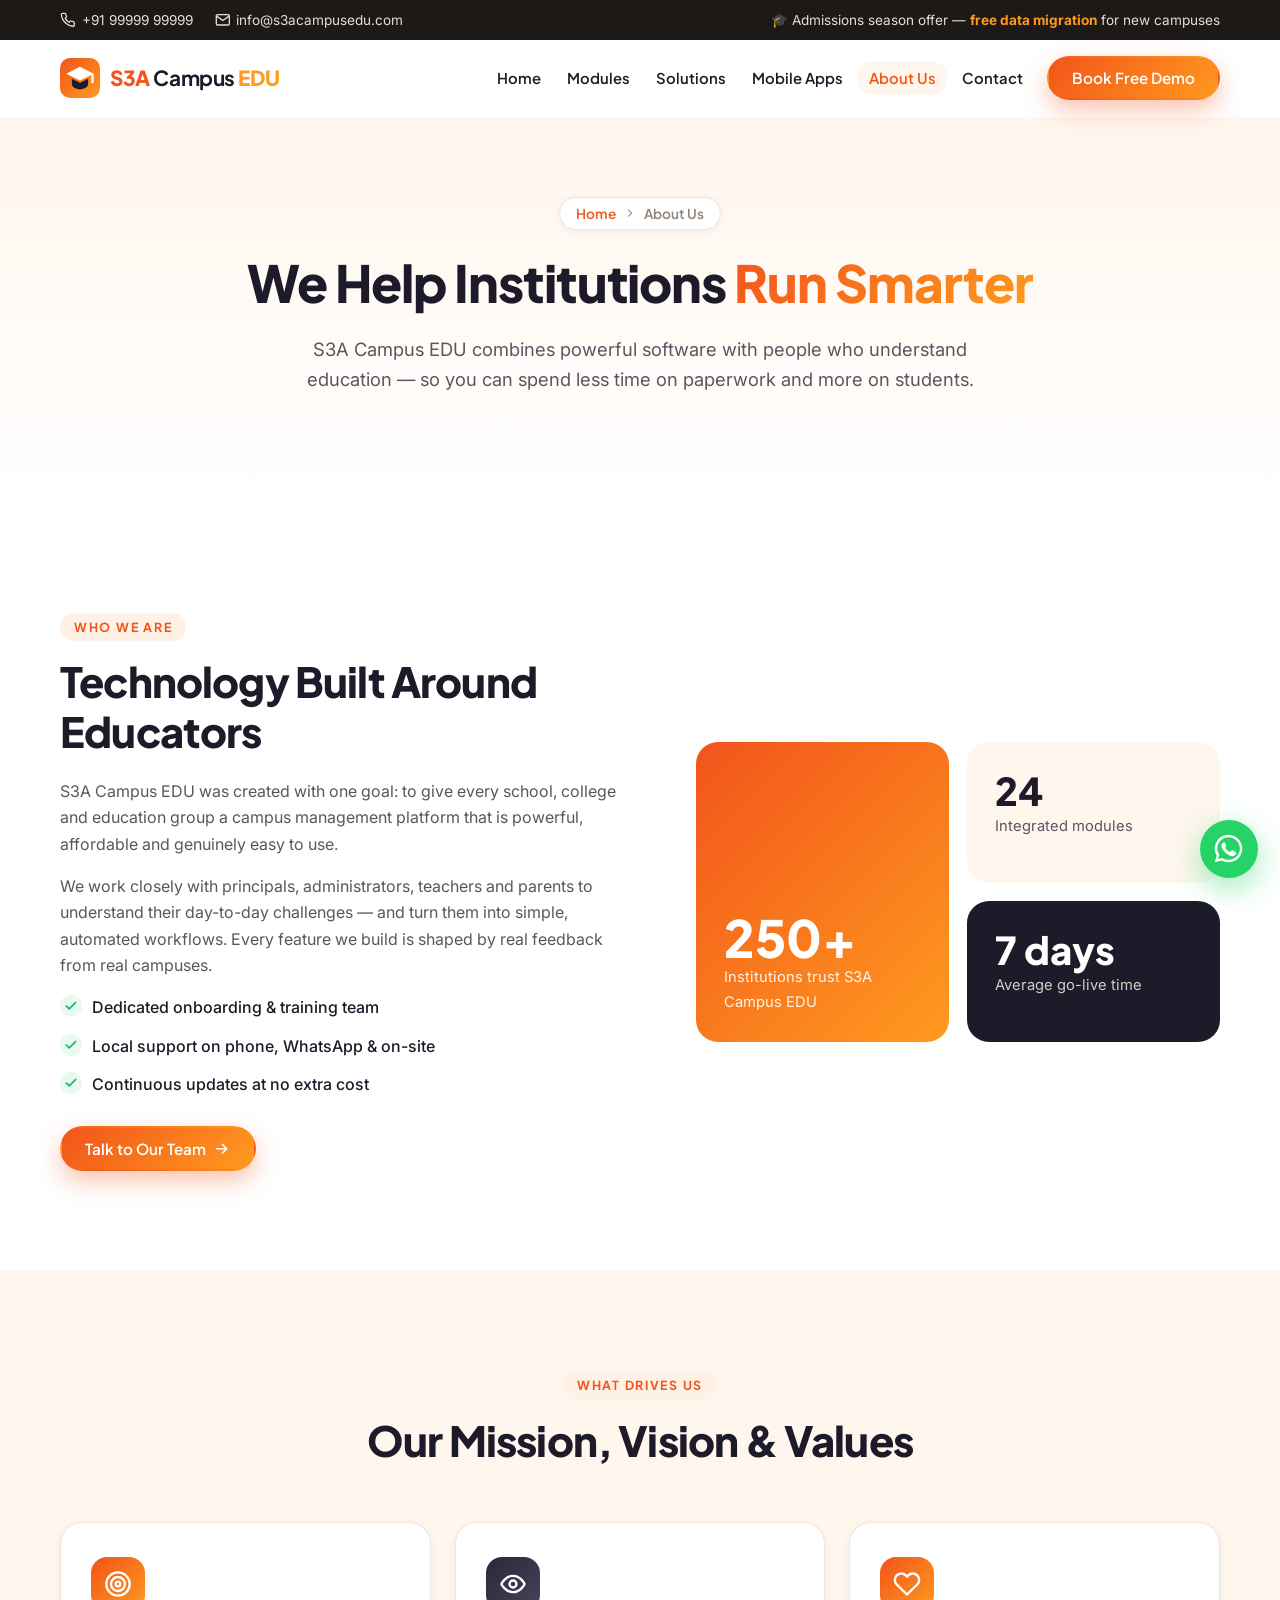
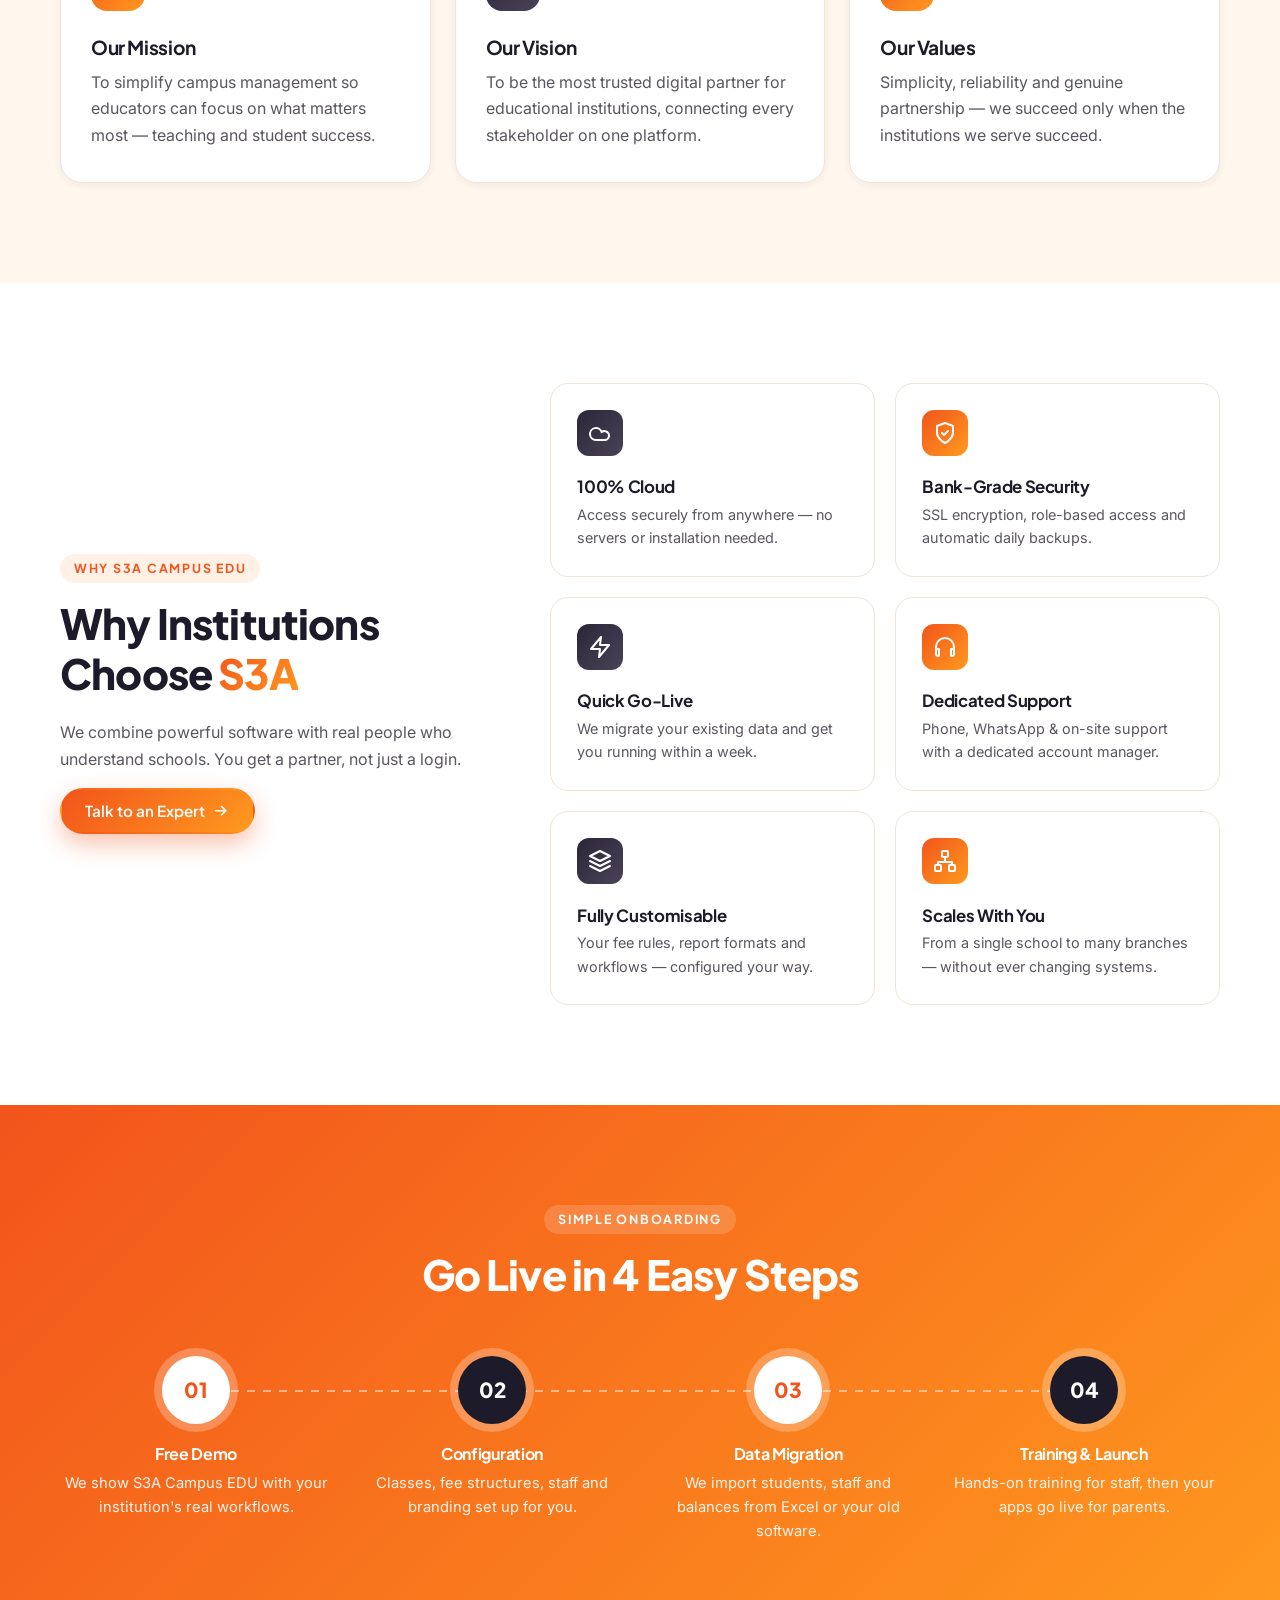
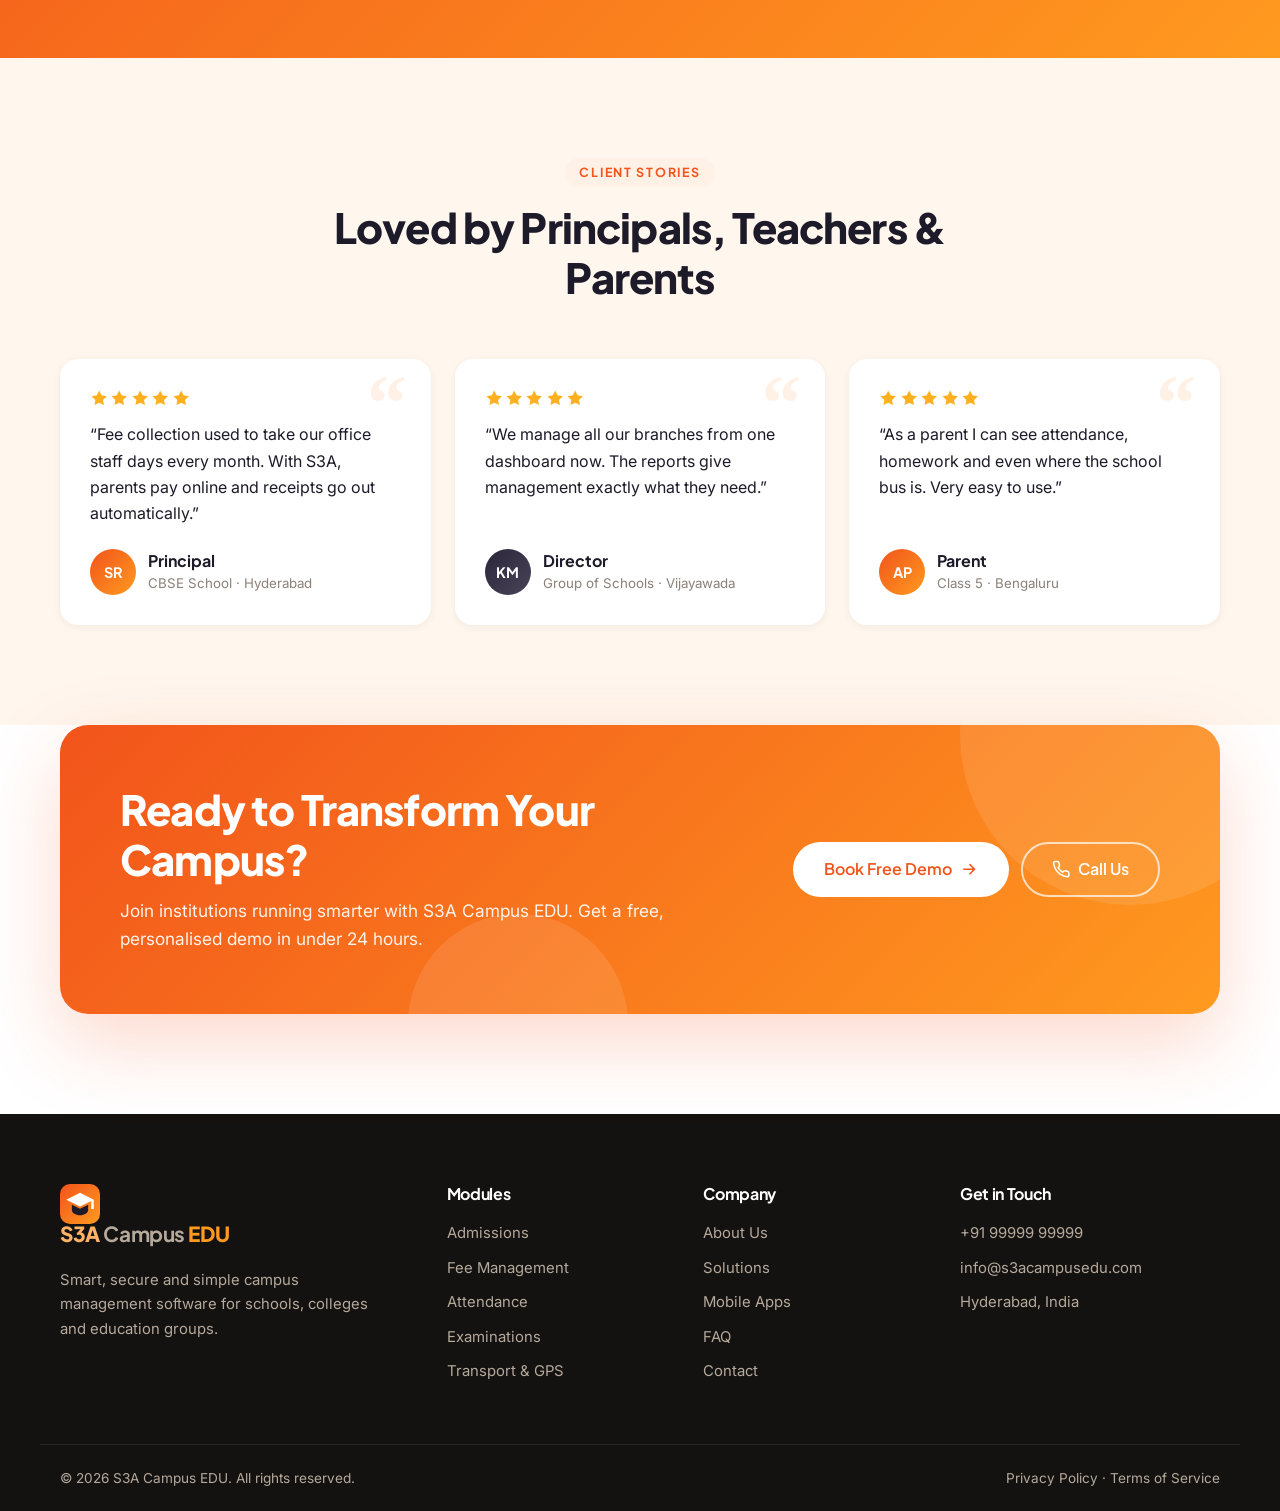
<file: s3a-campus-edu/about.html>
<!doctype html>
<html lang="en">
<head>
  <meta charset="utf-8">
  <meta name="viewport" content="width=device-width, initial-scale=1">
  <title>About Us | S3A Campus EDU</title>
  <meta name="description" content="Learn about S3A Campus EDU — our mission, vision and the team helping schools and colleges run smarter.">
  <meta name="keywords" content="school ERP, school management software, campus management, fee management, student information system, parent app, S3A Campus EDU">
  <meta name="theme-color" content="#2b4dd8">
  <meta property="og:title" content="About Us | S3A Campus EDU">
  <meta property="og:description" content="Run your entire campus from one cloud platform. Admissions, fees, attendance, exams, transport, HR and mobile apps.">
  <meta property="og:type" content="website">
  <link rel="icon" href="assets/img/logo-mark.svg" type="image/svg+xml">
  <link rel="preconnect" href="https://fonts.googleapis.com">
  <link rel="preconnect" href="https://fonts.gstatic.com" crossorigin>
  <link href="https://fonts.googleapis.com/css2?family=Plus+Jakarta+Sans:wght@500;600;700;800&family=Inter:wght@400;500;600&display=swap" rel="stylesheet">
  <link rel="stylesheet" href="assets/css/style.css">
</head>
<body data-page="about">

<!-- ============ ICON SPRITE ============ -->
<svg xmlns="http://www.w3.org/2000/svg" style="display:none">
  <symbol id="i-users" viewBox="0 0 24 24"><path d="M16 21v-2a4 4 0 0 0-4-4H6a4 4 0 0 0-4 4v2"/><circle cx="9" cy="7" r="4"/><path d="M22 21v-2a4 4 0 0 0-3-3.87M16 3.13a4 4 0 0 1 0 7.75"/></symbol>
  <symbol id="i-wallet" viewBox="0 0 24 24"><path d="M20 7V5a2 2 0 0 0-2-2H5a2 2 0 0 0 0 4h15a1 1 0 0 1 1 1v4h-3a2 2 0 0 0 0 4h3a1 1 0 0 0 1-1v-2"/><path d="M3 5v14a2 2 0 0 0 2 2h15a1 1 0 0 0 1-1v-4"/></symbol>
  <symbol id="i-calcheck" viewBox="0 0 24 24"><rect x="3" y="4" width="18" height="18" rx="2"/><path d="M16 2v4M8 2v4M3 10h18M9 16l2 2 4-4"/></symbol>
  <symbol id="i-exam" viewBox="0 0 24 24"><path d="M14 2H6a2 2 0 0 0-2 2v16a2 2 0 0 0 2 2h12a2 2 0 0 0 2-2V8z"/><path d="M14 2v6h6M8 13h2M8 17h2M13 13l1.5 1.5L17 12M13 17h4"/></symbol>
  <symbol id="i-book" viewBox="0 0 24 24"><path d="M4 19.5A2.5 2.5 0 0 1 6.5 17H20V2H6.5A2.5 2.5 0 0 0 4 4.5v15z"/><path d="M4 19.5A2.5 2.5 0 0 0 6.5 22H20v-5"/></symbol>
  <symbol id="i-bus" viewBox="0 0 24 24"><rect x="4" y="3" width="16" height="15" rx="2"/><path d="M4 11h16M8 18v3M16 18v3M8 14.5h.01M16 14.5h.01"/></symbol>
  <symbol id="i-clock" viewBox="0 0 24 24"><circle cx="12" cy="12" r="10"/><path d="M12 6v6l4 2"/></symbol>
  <symbol id="i-brief" viewBox="0 0 24 24"><rect x="2" y="7" width="20" height="14" rx="2"/><path d="M16 7V5a2 2 0 0 0-2-2h-4a2 2 0 0 0-2 2v2M2 13h20"/></symbol>
  <symbol id="i-msg" viewBox="0 0 24 24"><path d="M21 15a2 2 0 0 1-2 2H7l-4 4V5a2 2 0 0 1 2-2h14a2 2 0 0 1 2 2z"/><path d="M8 9h8M8 13h5"/></symbol>
  <symbol id="i-bed" viewBox="0 0 24 24"><path d="M2 4v16M22 20v-8a3 3 0 0 0-3-3H2M2 17h20"/><circle cx="7" cy="12" r="1.5"/></symbol>
  <symbol id="i-box" viewBox="0 0 24 24"><path d="M21 8 12 3 3 8v8l9 5 9-5z"/><path d="m3 8 9 5 9-5M12 13v8"/></symbol>
  <symbol id="i-chart" viewBox="0 0 24 24"><path d="M3 3v18h18"/><path d="M7 15l4-4 3 3 6-6"/></symbol>
  <symbol id="i-monitor" viewBox="0 0 24 24"><rect x="2" y="3" width="20" height="14" rx="2"/><path d="M8 21h8M12 17v4M10 7.5l4 2.5-4 2.5z"/></symbol>
  <symbol id="i-idcard" viewBox="0 0 24 24"><rect x="2" y="5" width="20" height="14" rx="2"/><circle cx="8" cy="12" r="2.5"/><path d="M14 10h5M14 14h3"/></symbol>
  <symbol id="i-award" viewBox="0 0 24 24"><circle cx="12" cy="8" r="6"/><path d="M8.2 13.4 7 22l5-3 5 3-1.2-8.6"/></symbol>
  <symbol id="i-globe" viewBox="0 0 24 24"><circle cx="12" cy="12" r="10"/><path d="M2 12h20M12 2a15 15 0 0 1 0 20M12 2a15 15 0 0 0 0 20"/></symbol>
  <symbol id="i-phone-d" viewBox="0 0 24 24"><rect x="6" y="2" width="12" height="20" rx="2.5"/><path d="M11 18h2"/></symbol>
  <symbol id="i-shield" viewBox="0 0 24 24"><path d="M12 22s8-4 8-10V5l-8-3-8 3v7c0 6 8 10 8 10z"/><path d="m9 12 2 2 4-4"/></symbol>
  <symbol id="i-cloud" viewBox="0 0 24 24"><path d="M17.5 19H8a6 6 0 1 1 5.7-7.9A4.5 4.5 0 1 1 17.5 19z"/></symbol>
  <symbol id="i-zap" viewBox="0 0 24 24"><path d="M13 2 3 14h9l-1 8 10-12h-9z"/></symbol>
  <symbol id="i-headset" viewBox="0 0 24 24"><path d="M3 18v-6a9 9 0 0 1 18 0v6"/><path d="M21 19a2 2 0 0 1-2 2h-1v-7h3zM3 19a2 2 0 0 0 2 2h1v-7H3z"/></symbol>
  <symbol id="i-layers" viewBox="0 0 24 24"><path d="m12 2 10 5-10 5L2 7z"/><path d="m2 17 10 5 10-5M2 12l10 5 10-5"/></symbol>
  <symbol id="i-school" viewBox="0 0 24 24"><path d="M3 21h18M5 21V10l7-5 7 5v11"/><path d="M10 21v-5h4v5M12 10h.01"/></symbol>
  <symbol id="i-building" viewBox="0 0 24 24"><rect x="4" y="2" width="16" height="20" rx="1"/><path d="M9 22v-4h6v4M8 6h.01M12 6h.01M16 6h.01M8 10h.01M12 10h.01M16 10h.01M8 14h.01M12 14h.01M16 14h.01"/></symbol>
  <symbol id="i-grad" viewBox="0 0 24 24"><path d="M22 10 12 5 2 10l10 5z"/><path d="M6 12v5c3 2.5 9 2.5 12 0v-5"/></symbol>
  <symbol id="i-network" viewBox="0 0 24 24"><rect x="9" y="2" width="6" height="6" rx="1"/><rect x="2" y="16" width="6" height="6" rx="1"/><rect x="16" y="16" width="6" height="6" rx="1"/><path d="M5 16v-3h14v3M12 8v5"/></symbol>
  <symbol id="i-check" viewBox="0 0 24 24"><path d="M20 6 9 17l-5-5"/></symbol>
  <symbol id="i-arrow" viewBox="0 0 24 24"><path d="M5 12h14M13 6l6 6-6 6"/></symbol>
  <symbol id="i-phone" viewBox="0 0 24 24"><path d="M22 16.9v3a2 2 0 0 1-2.2 2 19.8 19.8 0 0 1-8.6-3.1 19.5 19.5 0 0 1-6-6A19.8 19.8 0 0 1 2.1 4.2 2 2 0 0 1 4.1 2h3a2 2 0 0 1 2 1.7c.1.9.4 1.8.7 2.7a2 2 0 0 1-.5 2.1L8 9.8a16 16 0 0 0 6 6l1.3-1.3a2 2 0 0 1 2.1-.4c.9.3 1.8.6 2.7.7a2 2 0 0 1 1.7 2z"/></symbol>
  <symbol id="i-mail" viewBox="0 0 24 24"><rect x="2" y="4" width="20" height="16" rx="2"/><path d="m22 6-10 7L2 6"/></symbol>
  <symbol id="i-pin" viewBox="0 0 24 24"><path d="M20 10c0 6-8 12-8 12s-8-6-8-12a8 8 0 0 1 16 0z"/><circle cx="12" cy="10" r="3"/></symbol>
  <symbol id="i-star" viewBox="0 0 24 24"><path d="m12 2 3.1 6.3 6.9 1-5 4.9 1.2 6.8L12 17.8 5.8 21l1.2-6.8-5-4.9 6.9-1z"/></symbol>
  <symbol id="i-plus" viewBox="0 0 24 24"><path d="M12 5v14M5 12h14"/></symbol>
  <symbol id="i-menu" viewBox="0 0 24 24"><path d="M3 6h18M3 12h18M3 18h18"/></symbol>
  <symbol id="i-x" viewBox="0 0 24 24"><path d="M18 6 6 18M6 6l12 12"/></symbol>
  <symbol id="i-bell" viewBox="0 0 24 24"><path d="M6 8a6 6 0 0 1 12 0c0 7 3 9 3 9H3s3-2 3-9M10.3 21a1.9 1.9 0 0 0 3.4 0"/></symbol>
  <symbol id="i-whatsapp" viewBox="0 0 24 24"><path fill="currentColor" stroke="none" d="M12 2a10 10 0 0 0-8.6 15.1L2 22l5-1.3A10 10 0 1 0 12 2zm0 18.2a8.2 8.2 0 0 1-4.2-1.2l-.3-.2-3 .8.8-2.9-.2-.3A8.2 8.2 0 1 1 12 20.2zm4.5-6.1c-.2-.1-1.5-.7-1.7-.8s-.4-.1-.6.1-.7.8-.8 1-.3.2-.5.1a6.7 6.7 0 0 1-3.3-2.9c-.3-.4.3-.4.7-1.4.1-.2 0-.3 0-.4l-.8-1.8c-.2-.5-.4-.4-.6-.4h-.5a1 1 0 0 0-.7.3 3 3 0 0 0-.9 2.2 5.1 5.1 0 0 0 1.1 2.7 11.7 11.7 0 0 0 4.5 4c1.7.7 2.3.8 3.2.6a2.7 2.7 0 0 0 1.8-1.2 2.2 2.2 0 0 0 .1-1.3c0-.1-.2-.2-.4-.3z"/></symbol>
  <symbol id="i-pencil" viewBox="0 0 24 24"><path d="M12 20h9"/><path d="M16.5 3.5a2.1 2.1 0 0 1 3 3L7 19l-4 1 1-4z"/></symbol>
  <symbol id="i-door" viewBox="0 0 24 24"><path d="M3 21h18M6 21V4a1 1 0 0 1 1-1h10a1 1 0 0 1 1 1v17M14 12h.01"/></symbol>
  <symbol id="i-card" viewBox="0 0 24 24"><rect x="2" y="5" width="20" height="14" rx="2"/><path d="M2 10h20M6 15h4"/></symbol>
  <symbol id="i-target" viewBox="0 0 24 24"><circle cx="12" cy="12" r="10"/><circle cx="12" cy="12" r="6"/><circle cx="12" cy="12" r="2"/></symbol>
  <symbol id="i-eye" viewBox="0 0 24 24"><path d="M2 12s3.5-7 10-7 10 7 10 7-3.5 7-10 7S2 12 2 12z"/><circle cx="12" cy="12" r="3"/></symbol>
  <symbol id="i-heart" viewBox="0 0 24 24"><path d="M20.8 4.6a5.5 5.5 0 0 0-7.8 0L12 5.7l-1-1.1a5.5 5.5 0 0 0-7.8 7.8L12 21l8.8-8.6a5.5 5.5 0 0 0 0-7.8z"/></symbol>
  <symbol id="i-image" viewBox="0 0 24 24"><rect x="3" y="3" width="18" height="18" rx="2"/><circle cx="9" cy="9" r="2"/><path d="m21 15-5-5L5 21"/></symbol>
  <symbol id="i-chevron" viewBox="0 0 24 24"><path d="m9 18 6-6-6-6"/></symbol>
</svg>

<!-- ============ TOP BAR ============ -->
<div class="topbar">
  <div class="container topbar__inner">
    <div class="topbar__info">
      <!-- TODO: replace with your real phone / email -->
      <a href="tel:+919999999999"><svg class="ic"><use href="#i-phone"/></svg> +91 99999 99999</a>
      <a href="mailto:info@s3acampusedu.com"><svg class="ic"><use href="#i-mail"/></svg> info@s3acampusedu.com</a>
    </div>
    <div class="topbar__note">🎓 Admissions season offer — <strong>free data migration</strong> for new campuses</div>
  </div>
</div>

<!-- ============ HEADER ============ -->
<header class="header" id="header">
  <div class="container header__inner">
    <a href="index.html" class="brand" aria-label="S3A Campus EDU home">
      <img src="assets/img/logo-mark.svg" alt="" width="40" height="40">
      <span class="brand__text"><b>S3A</b> Campus <em>EDU</em></span>
    </a>
    <nav class="nav" id="nav" aria-label="Main">
      <a href="index.html" class="nav__link">Home</a>
      <a href="modules.html" class="nav__link">Modules</a>
      <a href="solutions.html" class="nav__link">Solutions</a>
      <a href="mobile-apps.html" class="nav__link">Mobile Apps</a>
      <a href="about.html" class="nav__link active" aria-current="page">About Us</a>
      <a href="contact.html" class="nav__link">Contact</a>
      <a href="contact.html" class="btn btn--primary nav__cta">Book Free Demo</a>
    </nav>
    <button class="nav-toggle" id="navToggle" aria-label="Open menu" aria-expanded="false">
      <svg class="ic"><use href="#i-menu"/></svg>
    </button>
  </div>
</header>

<main>

<section class="page-hero">
  <div class="hero__bg" aria-hidden="true"><span class="blob b1"></span><span class="blob b2"></span><span class="grid-dots"></span></div>
  <div class="container reveal">
    <div class="crumbs"><a href="index.html">Home</a><svg class="ic"><use href="#i-chevron"/></svg>About Us</div>
    <h1>We Help Institutions <span class="grad-text">Run Smarter</span></h1>
    <p>S3A Campus EDU combines powerful software with people who understand education — so you can spend less time on paperwork and more on students.</p>
    
    
  </div>
</section>
<section class="section">
  <div class="container about__inner">
    <div class="reveal">
      <span class="eyebrow">Who We Are</span>
      <h2>Technology Built Around Educators</h2>
      <!-- TODO: replace with your real company story -->
      <p>S3A Campus EDU was created with one goal: to give every school, college and education group a campus management platform that is powerful, affordable and genuinely easy to use.</p>
      <p>We work closely with principals, administrators, teachers and parents to understand their day-to-day challenges — and turn them into simple, automated workflows. Every feature we build is shaped by real feedback from real campuses.</p>
      <ul class="ticks"><li><svg class="ic"><use href="#i-check"/></svg> Dedicated onboarding &amp; training team</li><li><svg class="ic"><use href="#i-check"/></svg> Local support on phone, WhatsApp &amp; on-site</li><li><svg class="ic"><use href="#i-check"/></svg> Continuous updates at no extra cost</li></ul>
      <a href="contact.html" class="btn btn--primary" style="margin-top:28px">Talk to Our Team <svg class="ic"><use href="#i-arrow"/></svg></a>
    </div>
    <!-- TODO: replace these numbers with your real figures -->
    <div class="about__collage reveal">
      <div class="about__tile big"><strong>250+</strong><span>Institutions trust S3A Campus EDU</span></div>
      <div class="about__tile"><strong>24</strong><span>Integrated modules</span></div>
      <div class="about__tile dark"><strong>7 days</strong><span>Average go-live time</span></div>
    </div>
  </div>
</section>
<section class="section section--tint">
  <div class="container">
    <div class="section__head reveal">
      <span class="eyebrow">What Drives Us</span>
      <h2>Our Mission, Vision &amp; Values</h2>
    </div>
    <div class="mv">
      <div class="mv-card reveal"><svg class="ic"><use href="#i-target"/></svg><h3>Our Mission</h3><p>To simplify campus management so educators can focus on what matters most — teaching and student success.</p></div>
      <div class="mv-card reveal"><svg class="ic"><use href="#i-eye"/></svg><h3>Our Vision</h3><p>To be the most trusted digital partner for educational institutions, connecting every stakeholder on one platform.</p></div>
      <div class="mv-card reveal"><svg class="ic"><use href="#i-heart"/></svg><h3>Our Values</h3><p>Simplicity, reliability and genuine partnership — we succeed only when the institutions we serve succeed.</p></div>
    </div>
  </div>
</section>
<!-- ============ WHY S3A ============ -->
<section class="section why" id="why">
  <div class="container why__inner">
    <div class="why__copy reveal">
      <span class="eyebrow">Why S3A Campus EDU</span>
      <h2>Why Institutions Choose <span class="grad-text">S3A</span></h2>
      <p>We combine powerful software with real people who understand schools. You get a partner, not just a login.</p>
      <a href="contact.html" class="btn btn--primary">Talk to an Expert <svg class="ic"><use href="#i-arrow"/></svg></a>
    </div>
    <div class="why__grid">
      <div class="why-card reveal"><svg class="ic"><use href="#i-cloud"/></svg><h4>100% Cloud</h4><p>Access securely from anywhere — no servers or installation needed.</p></div>
      <div class="why-card reveal"><svg class="ic"><use href="#i-shield"/></svg><h4>Bank-Grade Security</h4><p>SSL encryption, role-based access and automatic daily backups.</p></div>
      <div class="why-card reveal"><svg class="ic"><use href="#i-zap"/></svg><h4>Quick Go-Live</h4><p>We migrate your existing data and get you running within a week.</p></div>
      <div class="why-card reveal"><svg class="ic"><use href="#i-headset"/></svg><h4>Dedicated Support</h4><p>Phone, WhatsApp &amp; on-site support with a dedicated account manager.</p></div>
      <div class="why-card reveal"><svg class="ic"><use href="#i-layers"/></svg><h4>Fully Customisable</h4><p>Your fee rules, report formats and workflows — configured your way.</p></div>
      <div class="why-card reveal"><svg class="ic"><use href="#i-network"/></svg><h4>Scales With You</h4><p>From a single school to many branches — without ever changing systems.</p></div>
    </div>
  </div>
</section>

<!-- ============ HOW IT WORKS ============ -->
<section class="section section--dark" id="process">
  <div class="container">
    <div class="section__head reveal">
      <span class="eyebrow light">Simple Onboarding</span>
      <h2>Go Live in 4 Easy Steps</h2>
    </div>
    <ol class="steps">
      <li class="step reveal"><span>01</span><h4>Free Demo</h4><p>We show S3A Campus EDU with your institution's real workflows.</p></li>
      <li class="step reveal"><span>02</span><h4>Configuration</h4><p>Classes, fee structures, staff and branding set up for you.</p></li>
      <li class="step reveal"><span>03</span><h4>Data Migration</h4><p>We import students, staff and balances from Excel or your old software.</p></li>
      <li class="step reveal"><span>04</span><h4>Training &amp; Launch</h4><p>Hands-on training for staff, then your apps go live for parents.</p></li>
    </ol>
  </div>
</section>

<!-- ============ TESTIMONIALS ============ -->
<!-- TODO: SAMPLE testimonials — replace with real client quotes (with their permission) before going live -->
<section class="section section--tint" id="testimonials">
  <div class="container">
    <div class="section__head reveal">
      <span class="eyebrow">Client Stories</span>
      <h2>Loved by Principals, Teachers &amp; Parents</h2>
    </div>
    <div class="testis">
      <figure class="testi reveal">
        <div class="stars"><svg class="ic"><use href="#i-star"/></svg><svg class="ic"><use href="#i-star"/></svg><svg class="ic"><use href="#i-star"/></svg><svg class="ic"><use href="#i-star"/></svg><svg class="ic"><use href="#i-star"/></svg></div>
        <blockquote>“Fee collection used to take our office staff days every month. With S3A, parents pay online and receipts go out automatically.”</blockquote>
        <figcaption><span class="avatar">SR</span><p><b>Principal</b><small>CBSE School · Hyderabad</small></p></figcaption>
      </figure>
      <figure class="testi reveal">
        <div class="stars"><svg class="ic"><use href="#i-star"/></svg><svg class="ic"><use href="#i-star"/></svg><svg class="ic"><use href="#i-star"/></svg><svg class="ic"><use href="#i-star"/></svg><svg class="ic"><use href="#i-star"/></svg></div>
        <blockquote>“We manage all our branches from one dashboard now. The reports give management exactly what they need.”</blockquote>
        <figcaption><span class="avatar">KM</span><p><b>Director</b><small>Group of Schools · Vijayawada</small></p></figcaption>
      </figure>
      <figure class="testi reveal">
        <div class="stars"><svg class="ic"><use href="#i-star"/></svg><svg class="ic"><use href="#i-star"/></svg><svg class="ic"><use href="#i-star"/></svg><svg class="ic"><use href="#i-star"/></svg><svg class="ic"><use href="#i-star"/></svg></div>
        <blockquote>“As a parent I can see attendance, homework and even where the school bus is. Very easy to use.”</blockquote>
        <figcaption><span class="avatar">AP</span><p><b>Parent</b><small>Class 5 · Bengaluru</small></p></figcaption>
      </figure>
    </div>
  </div>
</section>

<!-- ============ CTA ============ -->
<section class="cta-band">
  <div class="container">
    <div class="cta-band__box reveal">
      <div><h2>Ready to Transform Your Campus?</h2><p>Join institutions running smarter with S3A Campus EDU. Get a free, personalised demo in under 24 hours.</p></div>
      <div class="cta-band__actions">
        <a href="contact.html" class="btn btn--light btn--lg">Book Free Demo <svg class="ic"><use href="#i-arrow"/></svg></a>
        <a href="tel:+919999999999" class="btn btn--outline-light btn--lg"><svg class="ic"><use href="#i-phone"/></svg> Call Us</a>
      </div>
    </div>
  </div>
</section>

</main>

<!-- ============ FOOTER ============ -->
<footer class="footer">
  <div class="container footer__grid">
    <div class="footer__brand">
      <a href="index.html" class="brand brand--light"><img src="assets/img/logo-mark.svg" alt="" width="40" height="40"><span class="brand__text"><b>S3A</b> Campus <em>EDU</em></span></a>
      <p>Smart, secure and simple campus management software for schools, colleges and education groups.</p>
    </div>
    <div><h5>Modules</h5><a href="modules.html">Admissions</a><a href="modules.html">Fee Management</a><a href="modules.html">Attendance</a><a href="modules.html">Examinations</a><a href="modules.html">Transport &amp; GPS</a></div>
    <div><h5>Company</h5><a href="about.html">About Us</a><a href="solutions.html">Solutions</a><a href="mobile-apps.html">Mobile Apps</a><a href="contact.html#faq">FAQ</a><a href="contact.html">Contact</a></div>
    <div><h5>Get in Touch</h5><a href="tel:+919999999999">+91 99999 99999</a><a href="mailto:info@s3acampusedu.com">info@s3acampusedu.com</a><span>Hyderabad, India</span></div>
  </div>
  <div class="container footer__bottom">
    <p>© <span id="year">2026</span> S3A Campus EDU. All rights reserved.</p>
    <p><a href="#">Privacy Policy</a> · <a href="#">Terms of Service</a></p>
  </div>
</footer>

<!-- Floating WhatsApp + back to top -->
<!-- TODO: replace 919999999999 with your WhatsApp number (country code, no +) — also in assets/js/main.js -->
<a class="wa-float" href="https://wa.me/919999999999?text=Hi%2C%20I%27d%20like%20a%20demo%20of%20S3A%20Campus%20EDU" target="_blank" rel="noopener" aria-label="Chat on WhatsApp"><svg class="ic"><use href="#i-whatsapp"/></svg></a>
<button class="to-top" id="toTop" aria-label="Back to top"><svg class="ic"><use href="#i-arrow"/></svg></button>

<!-- Demo popup -->
<div class="modal" id="demoModal" aria-hidden="true" role="dialog" aria-modal="true" aria-labelledby="modalTitle">
  <div class="modal__backdrop" data-close></div>
  <div class="modal__box">
    <button class="modal__close" data-close aria-label="Close"><svg class="ic"><use href="#i-x"/></svg></button>
    <span class="eyebrow">Limited Slots This Week</span>
    <h3 id="modalTitle">Get a Free Personalised Demo</h3>
    <p>Share your number and our consultant will call you back.</p>
    <form id="quickForm" novalidate>
      <label class="field"><span>Your Name *</span><input type="text" name="name" required placeholder="Full name"></label>
      <label class="field"><span>Mobile Number *</span><input type="tel" name="phone" required placeholder="10-digit mobile" pattern="[0-9+\s-]{10,15}"></label>
      <label class="field"><span>Institution Name *</span><input type="text" name="institution" required placeholder="School / College name"></label>
      <input type="text" name="_gotcha" class="hp" tabindex="-1" autocomplete="off" aria-hidden="true">
      <button type="submit" class="btn btn--primary btn--block">Call Me Back <svg class="ic"><use href="#i-arrow"/></svg></button>
      <div class="form-status" role="status" aria-live="polite"></div>
    </form>
  </div>
</div>

<script src="assets/js/main.js"></script>
</body>
</html>
</file>
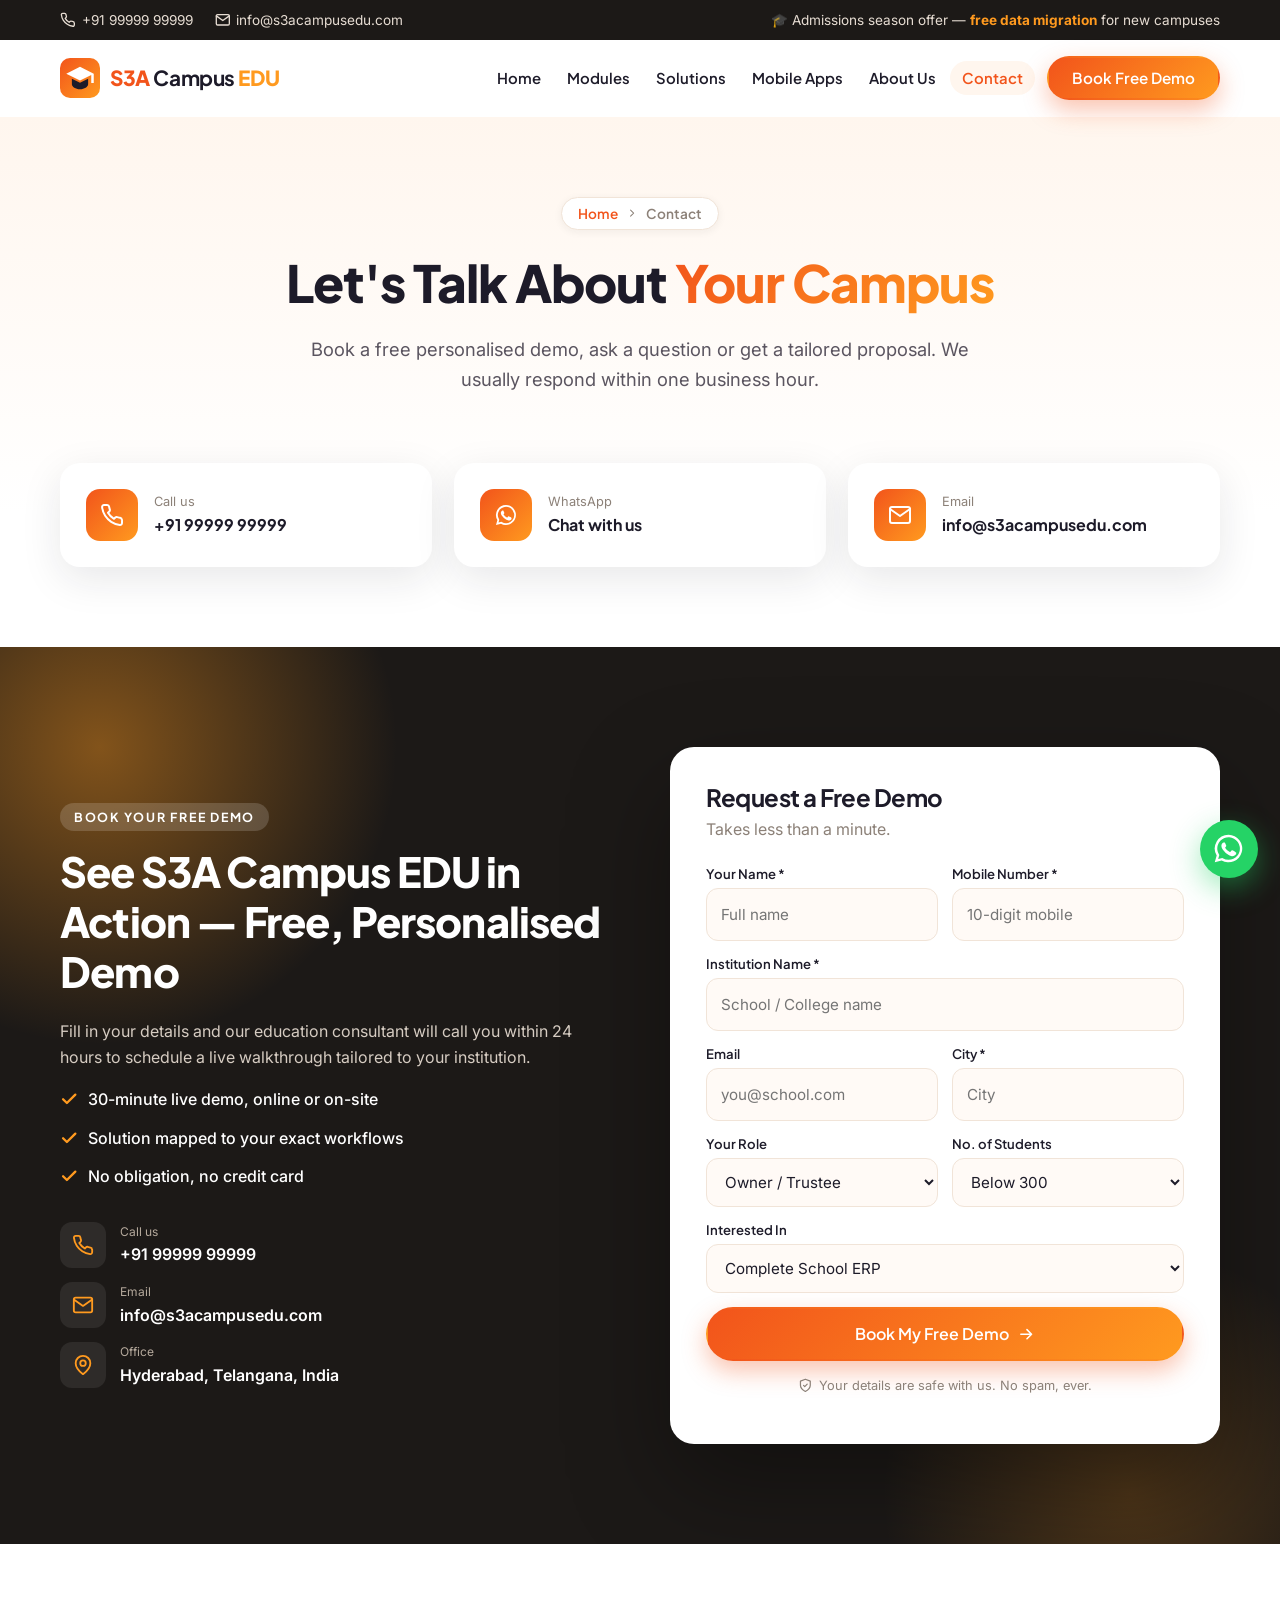
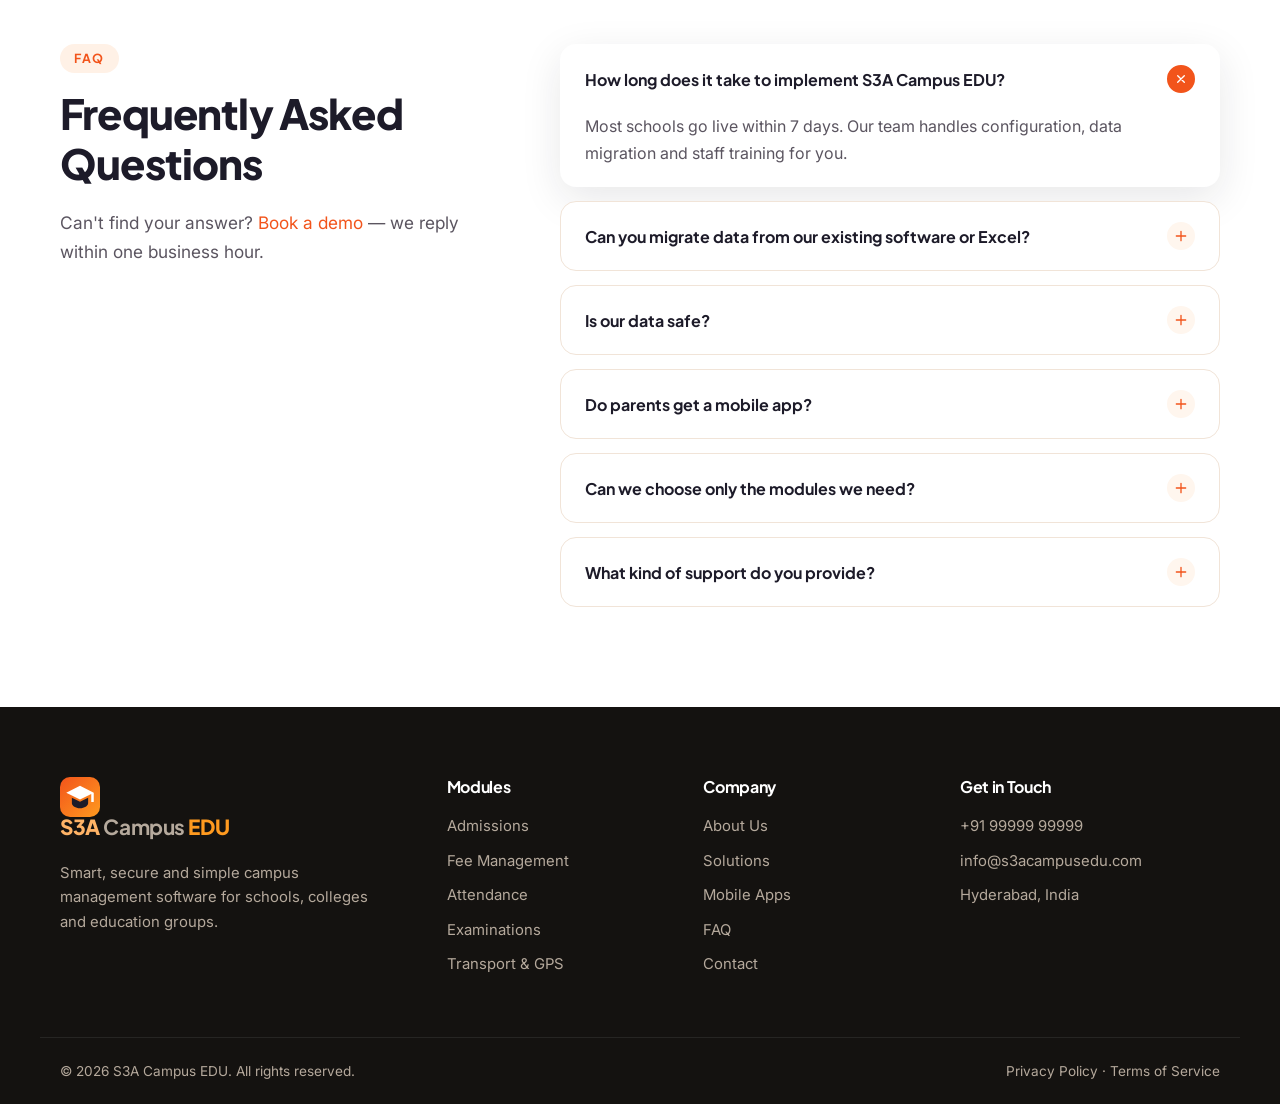
<file: s3a-campus-edu/contact.html>
<!doctype html>
<html lang="en">
<head>
  <meta charset="utf-8">
  <meta name="viewport" content="width=device-width, initial-scale=1">
  <title>Contact &amp; Free Demo | S3A Campus EDU</title>
  <meta name="description" content="Book a free personalised demo of S3A Campus EDU school ERP. Call, WhatsApp or fill the form and our consultant will contact you.">
  <meta name="keywords" content="school ERP, school management software, campus management, fee management, student information system, parent app, S3A Campus EDU">
  <meta name="theme-color" content="#2b4dd8">
  <meta property="og:title" content="Contact &amp; Free Demo | S3A Campus EDU">
  <meta property="og:description" content="Run your entire campus from one cloud platform. Admissions, fees, attendance, exams, transport, HR and mobile apps.">
  <meta property="og:type" content="website">
  <link rel="icon" href="assets/img/logo-mark.svg" type="image/svg+xml">
  <link rel="preconnect" href="https://fonts.googleapis.com">
  <link rel="preconnect" href="https://fonts.gstatic.com" crossorigin>
  <link href="https://fonts.googleapis.com/css2?family=Plus+Jakarta+Sans:wght@500;600;700;800&family=Inter:wght@400;500;600&display=swap" rel="stylesheet">
  <link rel="stylesheet" href="assets/css/style.css">
</head>
<body data-page="contact">

<!-- ============ ICON SPRITE ============ -->
<svg xmlns="http://www.w3.org/2000/svg" style="display:none">
  <symbol id="i-users" viewBox="0 0 24 24"><path d="M16 21v-2a4 4 0 0 0-4-4H6a4 4 0 0 0-4 4v2"/><circle cx="9" cy="7" r="4"/><path d="M22 21v-2a4 4 0 0 0-3-3.87M16 3.13a4 4 0 0 1 0 7.75"/></symbol>
  <symbol id="i-wallet" viewBox="0 0 24 24"><path d="M20 7V5a2 2 0 0 0-2-2H5a2 2 0 0 0 0 4h15a1 1 0 0 1 1 1v4h-3a2 2 0 0 0 0 4h3a1 1 0 0 0 1-1v-2"/><path d="M3 5v14a2 2 0 0 0 2 2h15a1 1 0 0 0 1-1v-4"/></symbol>
  <symbol id="i-calcheck" viewBox="0 0 24 24"><rect x="3" y="4" width="18" height="18" rx="2"/><path d="M16 2v4M8 2v4M3 10h18M9 16l2 2 4-4"/></symbol>
  <symbol id="i-exam" viewBox="0 0 24 24"><path d="M14 2H6a2 2 0 0 0-2 2v16a2 2 0 0 0 2 2h12a2 2 0 0 0 2-2V8z"/><path d="M14 2v6h6M8 13h2M8 17h2M13 13l1.5 1.5L17 12M13 17h4"/></symbol>
  <symbol id="i-book" viewBox="0 0 24 24"><path d="M4 19.5A2.5 2.5 0 0 1 6.5 17H20V2H6.5A2.5 2.5 0 0 0 4 4.5v15z"/><path d="M4 19.5A2.5 2.5 0 0 0 6.5 22H20v-5"/></symbol>
  <symbol id="i-bus" viewBox="0 0 24 24"><rect x="4" y="3" width="16" height="15" rx="2"/><path d="M4 11h16M8 18v3M16 18v3M8 14.5h.01M16 14.5h.01"/></symbol>
  <symbol id="i-clock" viewBox="0 0 24 24"><circle cx="12" cy="12" r="10"/><path d="M12 6v6l4 2"/></symbol>
  <symbol id="i-brief" viewBox="0 0 24 24"><rect x="2" y="7" width="20" height="14" rx="2"/><path d="M16 7V5a2 2 0 0 0-2-2h-4a2 2 0 0 0-2 2v2M2 13h20"/></symbol>
  <symbol id="i-msg" viewBox="0 0 24 24"><path d="M21 15a2 2 0 0 1-2 2H7l-4 4V5a2 2 0 0 1 2-2h14a2 2 0 0 1 2 2z"/><path d="M8 9h8M8 13h5"/></symbol>
  <symbol id="i-bed" viewBox="0 0 24 24"><path d="M2 4v16M22 20v-8a3 3 0 0 0-3-3H2M2 17h20"/><circle cx="7" cy="12" r="1.5"/></symbol>
  <symbol id="i-box" viewBox="0 0 24 24"><path d="M21 8 12 3 3 8v8l9 5 9-5z"/><path d="m3 8 9 5 9-5M12 13v8"/></symbol>
  <symbol id="i-chart" viewBox="0 0 24 24"><path d="M3 3v18h18"/><path d="M7 15l4-4 3 3 6-6"/></symbol>
  <symbol id="i-monitor" viewBox="0 0 24 24"><rect x="2" y="3" width="20" height="14" rx="2"/><path d="M8 21h8M12 17v4M10 7.5l4 2.5-4 2.5z"/></symbol>
  <symbol id="i-idcard" viewBox="0 0 24 24"><rect x="2" y="5" width="20" height="14" rx="2"/><circle cx="8" cy="12" r="2.5"/><path d="M14 10h5M14 14h3"/></symbol>
  <symbol id="i-award" viewBox="0 0 24 24"><circle cx="12" cy="8" r="6"/><path d="M8.2 13.4 7 22l5-3 5 3-1.2-8.6"/></symbol>
  <symbol id="i-globe" viewBox="0 0 24 24"><circle cx="12" cy="12" r="10"/><path d="M2 12h20M12 2a15 15 0 0 1 0 20M12 2a15 15 0 0 0 0 20"/></symbol>
  <symbol id="i-phone-d" viewBox="0 0 24 24"><rect x="6" y="2" width="12" height="20" rx="2.5"/><path d="M11 18h2"/></symbol>
  <symbol id="i-shield" viewBox="0 0 24 24"><path d="M12 22s8-4 8-10V5l-8-3-8 3v7c0 6 8 10 8 10z"/><path d="m9 12 2 2 4-4"/></symbol>
  <symbol id="i-cloud" viewBox="0 0 24 24"><path d="M17.5 19H8a6 6 0 1 1 5.7-7.9A4.5 4.5 0 1 1 17.5 19z"/></symbol>
  <symbol id="i-zap" viewBox="0 0 24 24"><path d="M13 2 3 14h9l-1 8 10-12h-9z"/></symbol>
  <symbol id="i-headset" viewBox="0 0 24 24"><path d="M3 18v-6a9 9 0 0 1 18 0v6"/><path d="M21 19a2 2 0 0 1-2 2h-1v-7h3zM3 19a2 2 0 0 0 2 2h1v-7H3z"/></symbol>
  <symbol id="i-layers" viewBox="0 0 24 24"><path d="m12 2 10 5-10 5L2 7z"/><path d="m2 17 10 5 10-5M2 12l10 5 10-5"/></symbol>
  <symbol id="i-school" viewBox="0 0 24 24"><path d="M3 21h18M5 21V10l7-5 7 5v11"/><path d="M10 21v-5h4v5M12 10h.01"/></symbol>
  <symbol id="i-building" viewBox="0 0 24 24"><rect x="4" y="2" width="16" height="20" rx="1"/><path d="M9 22v-4h6v4M8 6h.01M12 6h.01M16 6h.01M8 10h.01M12 10h.01M16 10h.01M8 14h.01M12 14h.01M16 14h.01"/></symbol>
  <symbol id="i-grad" viewBox="0 0 24 24"><path d="M22 10 12 5 2 10l10 5z"/><path d="M6 12v5c3 2.5 9 2.5 12 0v-5"/></symbol>
  <symbol id="i-network" viewBox="0 0 24 24"><rect x="9" y="2" width="6" height="6" rx="1"/><rect x="2" y="16" width="6" height="6" rx="1"/><rect x="16" y="16" width="6" height="6" rx="1"/><path d="M5 16v-3h14v3M12 8v5"/></symbol>
  <symbol id="i-check" viewBox="0 0 24 24"><path d="M20 6 9 17l-5-5"/></symbol>
  <symbol id="i-arrow" viewBox="0 0 24 24"><path d="M5 12h14M13 6l6 6-6 6"/></symbol>
  <symbol id="i-phone" viewBox="0 0 24 24"><path d="M22 16.9v3a2 2 0 0 1-2.2 2 19.8 19.8 0 0 1-8.6-3.1 19.5 19.5 0 0 1-6-6A19.8 19.8 0 0 1 2.1 4.2 2 2 0 0 1 4.1 2h3a2 2 0 0 1 2 1.7c.1.9.4 1.8.7 2.7a2 2 0 0 1-.5 2.1L8 9.8a16 16 0 0 0 6 6l1.3-1.3a2 2 0 0 1 2.1-.4c.9.3 1.8.6 2.7.7a2 2 0 0 1 1.7 2z"/></symbol>
  <symbol id="i-mail" viewBox="0 0 24 24"><rect x="2" y="4" width="20" height="16" rx="2"/><path d="m22 6-10 7L2 6"/></symbol>
  <symbol id="i-pin" viewBox="0 0 24 24"><path d="M20 10c0 6-8 12-8 12s-8-6-8-12a8 8 0 0 1 16 0z"/><circle cx="12" cy="10" r="3"/></symbol>
  <symbol id="i-star" viewBox="0 0 24 24"><path d="m12 2 3.1 6.3 6.9 1-5 4.9 1.2 6.8L12 17.8 5.8 21l1.2-6.8-5-4.9 6.9-1z"/></symbol>
  <symbol id="i-plus" viewBox="0 0 24 24"><path d="M12 5v14M5 12h14"/></symbol>
  <symbol id="i-menu" viewBox="0 0 24 24"><path d="M3 6h18M3 12h18M3 18h18"/></symbol>
  <symbol id="i-x" viewBox="0 0 24 24"><path d="M18 6 6 18M6 6l12 12"/></symbol>
  <symbol id="i-bell" viewBox="0 0 24 24"><path d="M6 8a6 6 0 0 1 12 0c0 7 3 9 3 9H3s3-2 3-9M10.3 21a1.9 1.9 0 0 0 3.4 0"/></symbol>
  <symbol id="i-whatsapp" viewBox="0 0 24 24"><path fill="currentColor" stroke="none" d="M12 2a10 10 0 0 0-8.6 15.1L2 22l5-1.3A10 10 0 1 0 12 2zm0 18.2a8.2 8.2 0 0 1-4.2-1.2l-.3-.2-3 .8.8-2.9-.2-.3A8.2 8.2 0 1 1 12 20.2zm4.5-6.1c-.2-.1-1.5-.7-1.7-.8s-.4-.1-.6.1-.7.8-.8 1-.3.2-.5.1a6.7 6.7 0 0 1-3.3-2.9c-.3-.4.3-.4.7-1.4.1-.2 0-.3 0-.4l-.8-1.8c-.2-.5-.4-.4-.6-.4h-.5a1 1 0 0 0-.7.3 3 3 0 0 0-.9 2.2 5.1 5.1 0 0 0 1.1 2.7 11.7 11.7 0 0 0 4.5 4c1.7.7 2.3.8 3.2.6a2.7 2.7 0 0 0 1.8-1.2 2.2 2.2 0 0 0 .1-1.3c0-.1-.2-.2-.4-.3z"/></symbol>
  <symbol id="i-pencil" viewBox="0 0 24 24"><path d="M12 20h9"/><path d="M16.5 3.5a2.1 2.1 0 0 1 3 3L7 19l-4 1 1-4z"/></symbol>
  <symbol id="i-door" viewBox="0 0 24 24"><path d="M3 21h18M6 21V4a1 1 0 0 1 1-1h10a1 1 0 0 1 1 1v17M14 12h.01"/></symbol>
  <symbol id="i-card" viewBox="0 0 24 24"><rect x="2" y="5" width="20" height="14" rx="2"/><path d="M2 10h20M6 15h4"/></symbol>
  <symbol id="i-target" viewBox="0 0 24 24"><circle cx="12" cy="12" r="10"/><circle cx="12" cy="12" r="6"/><circle cx="12" cy="12" r="2"/></symbol>
  <symbol id="i-eye" viewBox="0 0 24 24"><path d="M2 12s3.5-7 10-7 10 7 10 7-3.5 7-10 7S2 12 2 12z"/><circle cx="12" cy="12" r="3"/></symbol>
  <symbol id="i-heart" viewBox="0 0 24 24"><path d="M20.8 4.6a5.5 5.5 0 0 0-7.8 0L12 5.7l-1-1.1a5.5 5.5 0 0 0-7.8 7.8L12 21l8.8-8.6a5.5 5.5 0 0 0 0-7.8z"/></symbol>
  <symbol id="i-image" viewBox="0 0 24 24"><rect x="3" y="3" width="18" height="18" rx="2"/><circle cx="9" cy="9" r="2"/><path d="m21 15-5-5L5 21"/></symbol>
  <symbol id="i-chevron" viewBox="0 0 24 24"><path d="m9 18 6-6-6-6"/></symbol>
</svg>

<!-- ============ TOP BAR ============ -->
<div class="topbar">
  <div class="container topbar__inner">
    <div class="topbar__info">
      <!-- TODO: replace with your real phone / email -->
      <a href="tel:+919999999999"><svg class="ic"><use href="#i-phone"/></svg> +91 99999 99999</a>
      <a href="mailto:info@s3acampusedu.com"><svg class="ic"><use href="#i-mail"/></svg> info@s3acampusedu.com</a>
    </div>
    <div class="topbar__note">🎓 Admissions season offer — <strong>free data migration</strong> for new campuses</div>
  </div>
</div>

<!-- ============ HEADER ============ -->
<header class="header" id="header">
  <div class="container header__inner">
    <a href="index.html" class="brand" aria-label="S3A Campus EDU home">
      <img src="assets/img/logo-mark.svg" alt="" width="40" height="40">
      <span class="brand__text"><b>S3A</b> Campus <em>EDU</em></span>
    </a>
    <nav class="nav" id="nav" aria-label="Main">
      <a href="index.html" class="nav__link">Home</a>
      <a href="modules.html" class="nav__link">Modules</a>
      <a href="solutions.html" class="nav__link">Solutions</a>
      <a href="mobile-apps.html" class="nav__link">Mobile Apps</a>
      <a href="about.html" class="nav__link">About Us</a>
      <a href="contact.html" class="nav__link active" aria-current="page">Contact</a>
      <a href="contact.html" class="btn btn--primary nav__cta">Book Free Demo</a>
    </nav>
    <button class="nav-toggle" id="navToggle" aria-label="Open menu" aria-expanded="false">
      <svg class="ic"><use href="#i-menu"/></svg>
    </button>
  </div>
</header>

<main>

<section class="page-hero">
  <div class="hero__bg" aria-hidden="true"><span class="blob b1"></span><span class="blob b2"></span><span class="grid-dots"></span></div>
  <div class="container reveal">
    <div class="crumbs"><a href="index.html">Home</a><svg class="ic"><use href="#i-chevron"/></svg>Contact</div>
    <h1>Let's Talk About <span class="grad-text">Your Campus</span></h1>
    <p>Book a free personalised demo, ask a question or get a tailored proposal. We usually respond within one business hour.</p>
    
    
  </div>
</section>
<section class="container">
  <!-- TODO: replace with your real contact details -->
  <div class="info-cards">
    <a class="info-card reveal" href="tel:+919999999999"><svg class="ic"><use href="#i-phone"/></svg><span><small>Call us</small><b>+91 99999 99999</b></span></a>
    <a class="info-card reveal" href="https://wa.me/919999999999" target="_blank" rel="noopener"><svg class="ic"><use href="#i-whatsapp"/></svg><span><small>WhatsApp</small><b>Chat with us</b></span></a>
    <a class="info-card reveal" href="mailto:info@s3acampusedu.com"><svg class="ic"><use href="#i-mail"/></svg><span><small>Email</small><b>info@s3acampusedu.com</b></span></a>
  </div>
</section>
<div style="height:80px"></div>
<!-- ============ CONTACT / LEAD FORM ============ -->
<section class="section contact" id="contact">
  <div class="container contact__inner">
    <div class="contact__copy reveal">
      <span class="eyebrow light">Book Your Free Demo</span>
      <h2>See S3A Campus EDU in Action — Free, Personalised Demo</h2>
      <p>Fill in your details and our education consultant will call you within 24 hours to schedule a live walkthrough tailored to your institution.</p>
      <ul class="contact__points">
        <li><svg class="ic"><use href="#i-check"/></svg> 30-minute live demo, online or on-site</li>
        <li><svg class="ic"><use href="#i-check"/></svg> Solution mapped to your exact workflows</li>
        <li><svg class="ic"><use href="#i-check"/></svg> No obligation, no credit card</li>
      </ul>
      <div class="contact__info">
        <!-- TODO: replace with your real contact details -->
        <a href="tel:+919999999999"><svg class="ic"><use href="#i-phone"/></svg><span><small>Call us</small>+91 99999 99999</span></a>
        <a href="mailto:info@s3acampusedu.com"><svg class="ic"><use href="#i-mail"/></svg><span><small>Email</small>info@s3acampusedu.com</span></a>
        <a href="#contact"><svg class="ic"><use href="#i-pin"/></svg><span><small>Office</small>Hyderabad, Telangana, India</span></a>
      </div>
    </div>

    <form class="lead-form reveal" id="leadForm" novalidate>
      <h3>Request a Free Demo</h3>
      <p class="form-sub">Takes less than a minute.</p>
      <div class="field-row">
        <label class="field"><span>Your Name *</span><input type="text" name="name" required autocomplete="name" placeholder="Full name"></label>
        <label class="field"><span>Mobile Number *</span><input type="tel" name="phone" required autocomplete="tel" placeholder="10-digit mobile" pattern="[0-9+\s-]{10,15}"></label>
      </div>
      <label class="field"><span>Institution Name *</span><input type="text" name="institution" required placeholder="School / College name"></label>
      <div class="field-row">
        <label class="field"><span>Email</span><input type="email" name="email" autocomplete="email" placeholder="you@school.com"></label>
        <label class="field"><span>City *</span><input type="text" name="city" required placeholder="City"></label>
      </div>
      <div class="field-row">
        <label class="field"><span>Your Role</span>
          <select name="role"><option>Owner / Trustee</option><option>Principal</option><option>Administrator</option><option>Teacher</option><option>Other</option></select>
        </label>
        <label class="field"><span>No. of Students</span>
          <select name="students"><option>Below 300</option><option>300 – 1,000</option><option>1,000 – 3,000</option><option>3,000+</option></select>
        </label>
      </div>
      <label class="field"><span>Interested In</span>
        <select name="interest"><option>Complete School ERP</option><option>Fee Management &amp; Online Payments</option><option>Mobile Apps for Parents</option><option>School Website</option><option>Multi-Branch Management</option></select>
      </label>
      <input type="text" name="_gotcha" class="hp" tabindex="-1" autocomplete="off" aria-hidden="true">
      <button type="submit" class="btn btn--primary btn--block btn--lg">Book My Free Demo <svg class="ic"><use href="#i-arrow"/></svg></button>
      <p class="form-note"><svg class="ic"><use href="#i-shield"/></svg> Your details are safe with us. No spam, ever.</p>
      <div class="form-status" role="status" aria-live="polite"></div>
    </form>
  </div>
</section>

<!-- ============ FAQ ============ -->
<section class="section" id="faq">
  <div class="container faq__inner">
    <div class="section__head left reveal">
      <span class="eyebrow">FAQ</span>
      <h2>Frequently Asked Questions</h2>
      <p>Can't find your answer? <a href="#contact">Book a demo</a> — we reply within one business hour.</p>
    </div>
    <div class="faq reveal">
      <details open><summary>How long does it take to implement S3A Campus EDU?<svg class="ic"><use href="#i-plus"/></svg></summary><p>Most schools go live within 7 days. Our team handles configuration, data migration and staff training for you.</p></details>
      <details><summary>Can you migrate data from our existing software or Excel?<svg class="ic"><use href="#i-plus"/></svg></summary><p>Yes. We import student, staff, fee and balance data from Excel sheets or most existing school software at no extra cost.</p></details>
      <details><summary>Is our data safe?<svg class="ic"><use href="#i-plus"/></svg></summary><p>All data is encrypted in transit with SSL, protected with role-based access, and backed up automatically every day on secure cloud servers.</p></details>
      <details><summary>Do parents get a mobile app?<svg class="ic"><use href="#i-plus"/></svg></summary><p>Yes — Android and iOS apps for parents, students, teachers and management. We can also publish a branded app with your school's name and logo.</p></details>
      <details><summary>Can we choose only the modules we need?<svg class="ic"><use href="#i-plus"/></svg></summary><p>Absolutely. Start with the core modules and add transport, HR, LMS, hostel or others whenever you're ready.</p></details>
      <details><summary>What kind of support do you provide?<svg class="ic"><use href="#i-plus"/></svg></summary><p>Phone, WhatsApp, email and remote-screen support, plus on-site visits for training. Larger institutions and multi-branch groups get a dedicated account manager.</p></details>
    </div>
  </div>
</section>


</main>

<!-- ============ FOOTER ============ -->
<footer class="footer">
  <div class="container footer__grid">
    <div class="footer__brand">
      <a href="index.html" class="brand brand--light"><img src="assets/img/logo-mark.svg" alt="" width="40" height="40"><span class="brand__text"><b>S3A</b> Campus <em>EDU</em></span></a>
      <p>Smart, secure and simple campus management software for schools, colleges and education groups.</p>
    </div>
    <div><h5>Modules</h5><a href="modules.html">Admissions</a><a href="modules.html">Fee Management</a><a href="modules.html">Attendance</a><a href="modules.html">Examinations</a><a href="modules.html">Transport &amp; GPS</a></div>
    <div><h5>Company</h5><a href="about.html">About Us</a><a href="solutions.html">Solutions</a><a href="mobile-apps.html">Mobile Apps</a><a href="contact.html#faq">FAQ</a><a href="contact.html">Contact</a></div>
    <div><h5>Get in Touch</h5><a href="tel:+919999999999">+91 99999 99999</a><a href="mailto:info@s3acampusedu.com">info@s3acampusedu.com</a><span>Hyderabad, India</span></div>
  </div>
  <div class="container footer__bottom">
    <p>© <span id="year">2026</span> S3A Campus EDU. All rights reserved.</p>
    <p><a href="#">Privacy Policy</a> · <a href="#">Terms of Service</a></p>
  </div>
</footer>

<!-- Floating WhatsApp + back to top -->
<!-- TODO: replace 919999999999 with your WhatsApp number (country code, no +) — also in assets/js/main.js -->
<a class="wa-float" href="https://wa.me/919999999999?text=Hi%2C%20I%27d%20like%20a%20demo%20of%20S3A%20Campus%20EDU" target="_blank" rel="noopener" aria-label="Chat on WhatsApp"><svg class="ic"><use href="#i-whatsapp"/></svg></a>
<button class="to-top" id="toTop" aria-label="Back to top"><svg class="ic"><use href="#i-arrow"/></svg></button>

<!-- Demo popup -->
<div class="modal" id="demoModal" aria-hidden="true" role="dialog" aria-modal="true" aria-labelledby="modalTitle">
  <div class="modal__backdrop" data-close></div>
  <div class="modal__box">
    <button class="modal__close" data-close aria-label="Close"><svg class="ic"><use href="#i-x"/></svg></button>
    <span class="eyebrow">Limited Slots This Week</span>
    <h3 id="modalTitle">Get a Free Personalised Demo</h3>
    <p>Share your number and our consultant will call you back.</p>
    <form id="quickForm" novalidate>
      <label class="field"><span>Your Name *</span><input type="text" name="name" required placeholder="Full name"></label>
      <label class="field"><span>Mobile Number *</span><input type="tel" name="phone" required placeholder="10-digit mobile" pattern="[0-9+\s-]{10,15}"></label>
      <label class="field"><span>Institution Name *</span><input type="text" name="institution" required placeholder="School / College name"></label>
      <input type="text" name="_gotcha" class="hp" tabindex="-1" autocomplete="off" aria-hidden="true">
      <button type="submit" class="btn btn--primary btn--block">Call Me Back <svg class="ic"><use href="#i-arrow"/></svg></button>
      <div class="form-status" role="status" aria-live="polite"></div>
    </form>
  </div>
</div>

<script src="assets/js/main.js"></script>
</body>
</html>
</file>
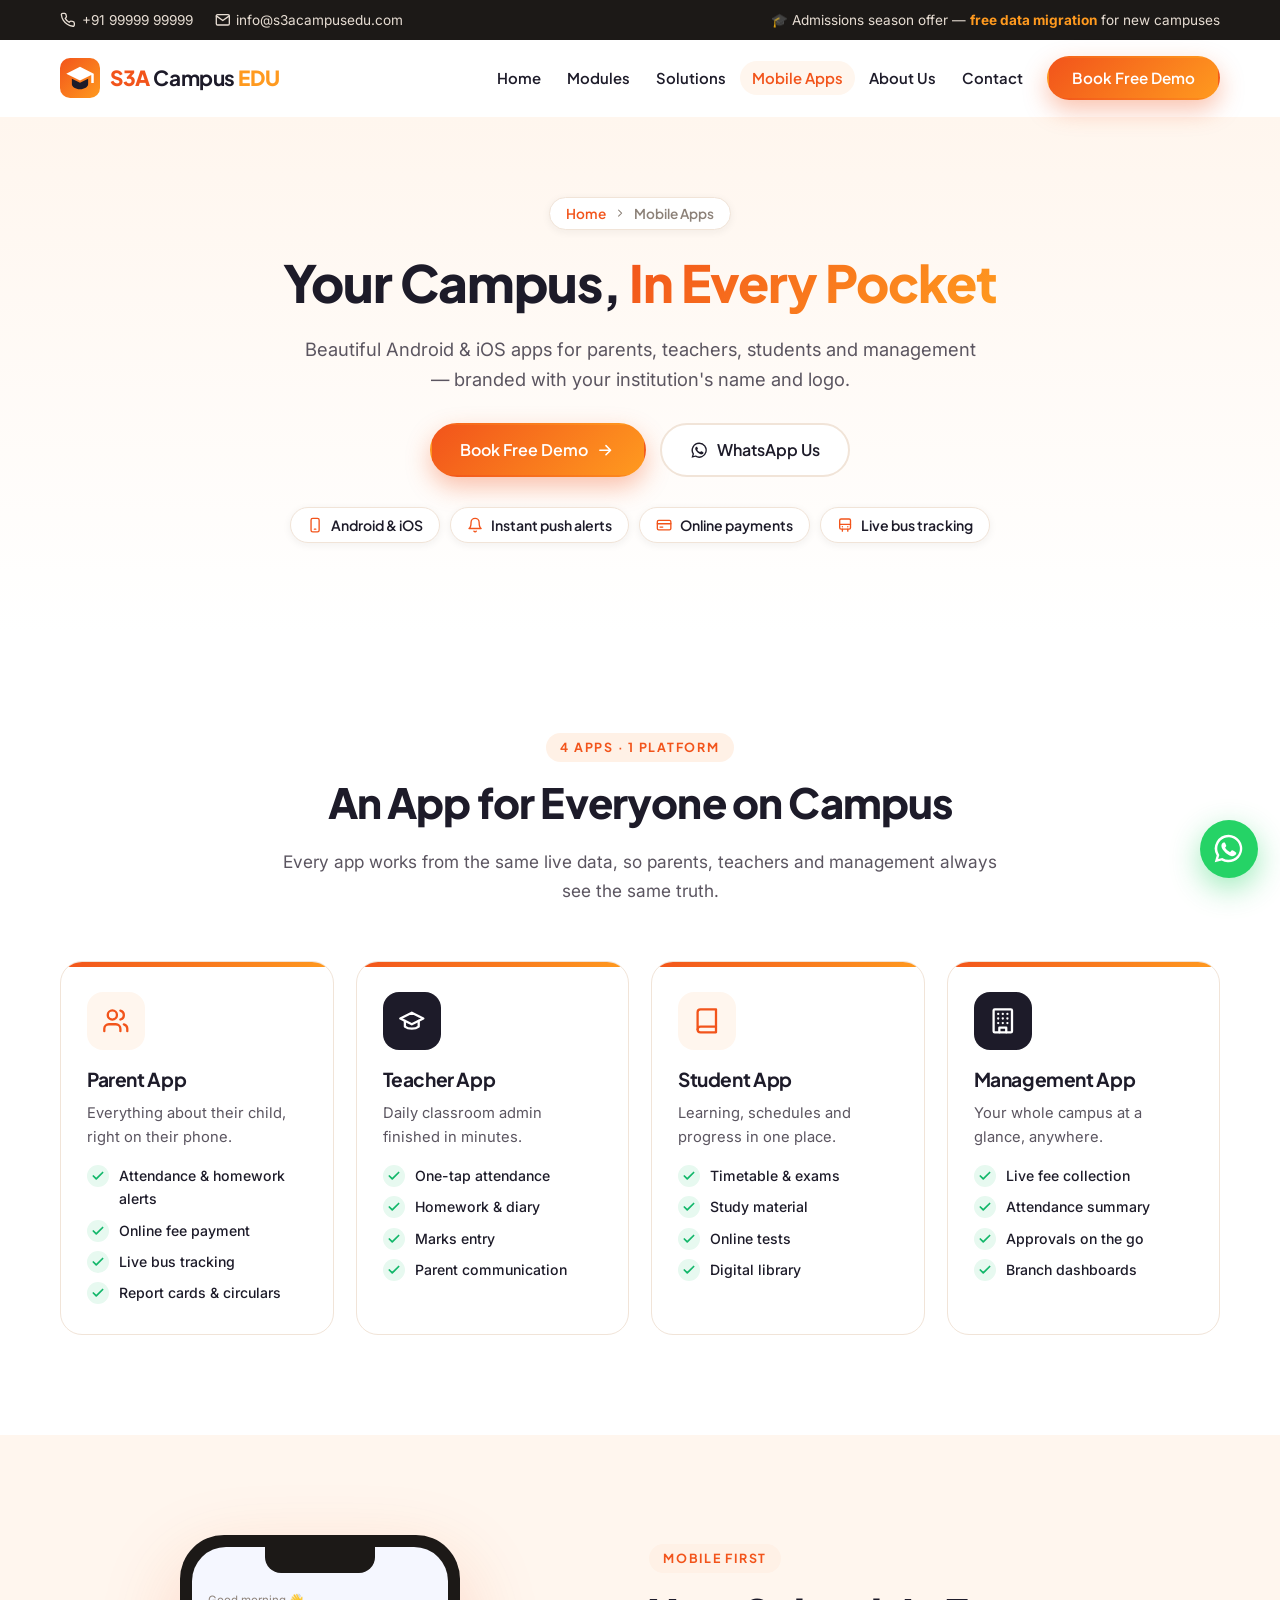
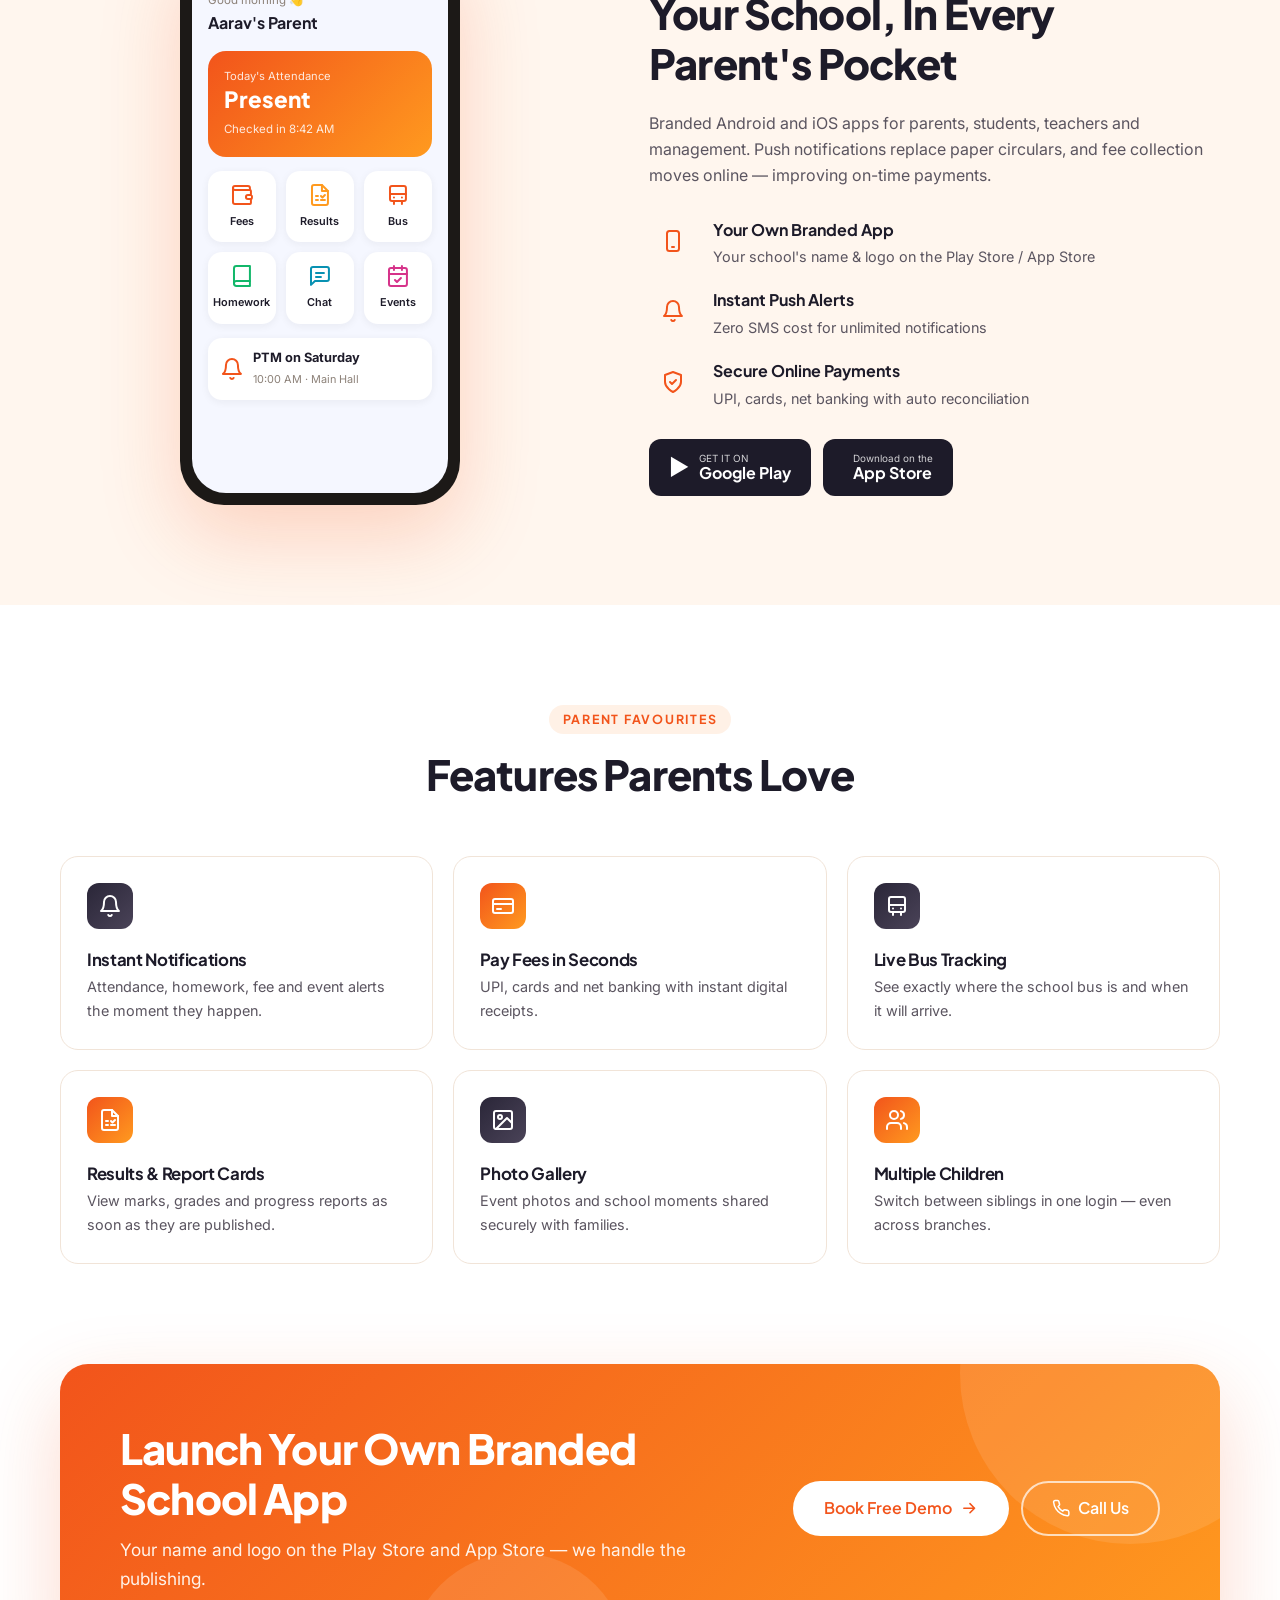
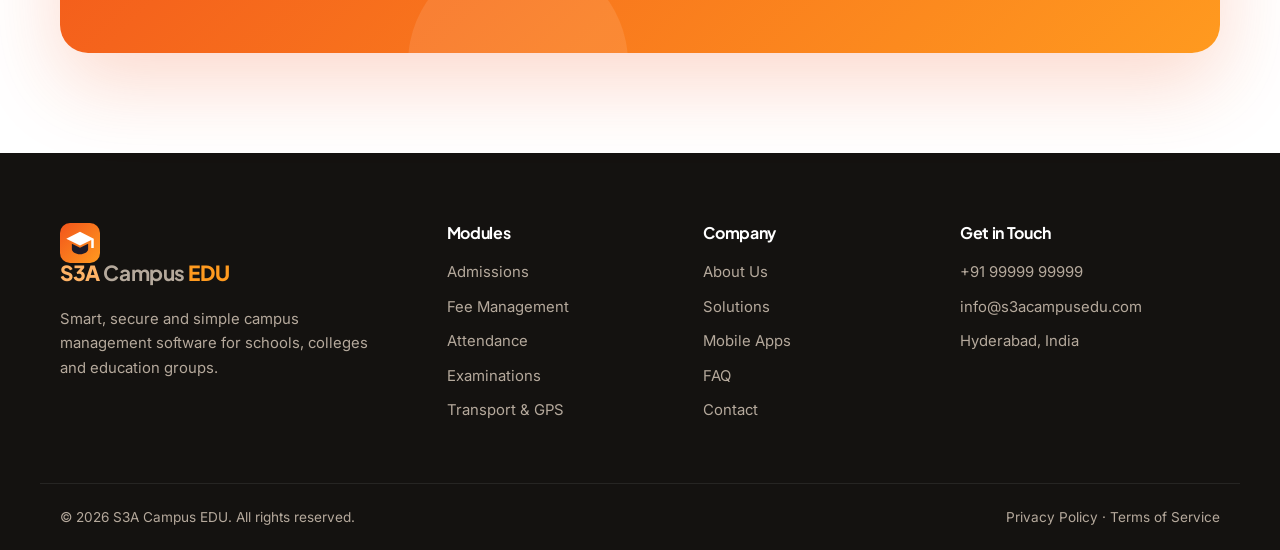
<file: s3a-campus-edu/mobile-apps.html>
<!doctype html>
<html lang="en">
<head>
  <meta charset="utf-8">
  <meta name="viewport" content="width=device-width, initial-scale=1">
  <title>Mobile Apps | S3A Campus EDU Parent, Teacher &amp; Student Apps</title>
  <meta name="description" content="Branded Android and iOS school apps for parents, teachers, students and management — fees, attendance, homework, results and bus tracking.">
  <meta name="keywords" content="school ERP, school management software, campus management, fee management, student information system, parent app, S3A Campus EDU">
  <meta name="theme-color" content="#2b4dd8">
  <meta property="og:title" content="Mobile Apps | S3A Campus EDU Parent, Teacher &amp; Student Apps">
  <meta property="og:description" content="Run your entire campus from one cloud platform. Admissions, fees, attendance, exams, transport, HR and mobile apps.">
  <meta property="og:type" content="website">
  <link rel="icon" href="assets/img/logo-mark.svg" type="image/svg+xml">
  <link rel="preconnect" href="https://fonts.googleapis.com">
  <link rel="preconnect" href="https://fonts.gstatic.com" crossorigin>
  <link href="https://fonts.googleapis.com/css2?family=Plus+Jakarta+Sans:wght@500;600;700;800&family=Inter:wght@400;500;600&display=swap" rel="stylesheet">
  <link rel="stylesheet" href="assets/css/style.css">
</head>
<body data-page="apps">

<!-- ============ ICON SPRITE ============ -->
<svg xmlns="http://www.w3.org/2000/svg" style="display:none">
  <symbol id="i-users" viewBox="0 0 24 24"><path d="M16 21v-2a4 4 0 0 0-4-4H6a4 4 0 0 0-4 4v2"/><circle cx="9" cy="7" r="4"/><path d="M22 21v-2a4 4 0 0 0-3-3.87M16 3.13a4 4 0 0 1 0 7.75"/></symbol>
  <symbol id="i-wallet" viewBox="0 0 24 24"><path d="M20 7V5a2 2 0 0 0-2-2H5a2 2 0 0 0 0 4h15a1 1 0 0 1 1 1v4h-3a2 2 0 0 0 0 4h3a1 1 0 0 0 1-1v-2"/><path d="M3 5v14a2 2 0 0 0 2 2h15a1 1 0 0 0 1-1v-4"/></symbol>
  <symbol id="i-calcheck" viewBox="0 0 24 24"><rect x="3" y="4" width="18" height="18" rx="2"/><path d="M16 2v4M8 2v4M3 10h18M9 16l2 2 4-4"/></symbol>
  <symbol id="i-exam" viewBox="0 0 24 24"><path d="M14 2H6a2 2 0 0 0-2 2v16a2 2 0 0 0 2 2h12a2 2 0 0 0 2-2V8z"/><path d="M14 2v6h6M8 13h2M8 17h2M13 13l1.5 1.5L17 12M13 17h4"/></symbol>
  <symbol id="i-book" viewBox="0 0 24 24"><path d="M4 19.5A2.5 2.5 0 0 1 6.5 17H20V2H6.5A2.5 2.5 0 0 0 4 4.5v15z"/><path d="M4 19.5A2.5 2.5 0 0 0 6.5 22H20v-5"/></symbol>
  <symbol id="i-bus" viewBox="0 0 24 24"><rect x="4" y="3" width="16" height="15" rx="2"/><path d="M4 11h16M8 18v3M16 18v3M8 14.5h.01M16 14.5h.01"/></symbol>
  <symbol id="i-clock" viewBox="0 0 24 24"><circle cx="12" cy="12" r="10"/><path d="M12 6v6l4 2"/></symbol>
  <symbol id="i-brief" viewBox="0 0 24 24"><rect x="2" y="7" width="20" height="14" rx="2"/><path d="M16 7V5a2 2 0 0 0-2-2h-4a2 2 0 0 0-2 2v2M2 13h20"/></symbol>
  <symbol id="i-msg" viewBox="0 0 24 24"><path d="M21 15a2 2 0 0 1-2 2H7l-4 4V5a2 2 0 0 1 2-2h14a2 2 0 0 1 2 2z"/><path d="M8 9h8M8 13h5"/></symbol>
  <symbol id="i-bed" viewBox="0 0 24 24"><path d="M2 4v16M22 20v-8a3 3 0 0 0-3-3H2M2 17h20"/><circle cx="7" cy="12" r="1.5"/></symbol>
  <symbol id="i-box" viewBox="0 0 24 24"><path d="M21 8 12 3 3 8v8l9 5 9-5z"/><path d="m3 8 9 5 9-5M12 13v8"/></symbol>
  <symbol id="i-chart" viewBox="0 0 24 24"><path d="M3 3v18h18"/><path d="M7 15l4-4 3 3 6-6"/></symbol>
  <symbol id="i-monitor" viewBox="0 0 24 24"><rect x="2" y="3" width="20" height="14" rx="2"/><path d="M8 21h8M12 17v4M10 7.5l4 2.5-4 2.5z"/></symbol>
  <symbol id="i-idcard" viewBox="0 0 24 24"><rect x="2" y="5" width="20" height="14" rx="2"/><circle cx="8" cy="12" r="2.5"/><path d="M14 10h5M14 14h3"/></symbol>
  <symbol id="i-award" viewBox="0 0 24 24"><circle cx="12" cy="8" r="6"/><path d="M8.2 13.4 7 22l5-3 5 3-1.2-8.6"/></symbol>
  <symbol id="i-globe" viewBox="0 0 24 24"><circle cx="12" cy="12" r="10"/><path d="M2 12h20M12 2a15 15 0 0 1 0 20M12 2a15 15 0 0 0 0 20"/></symbol>
  <symbol id="i-phone-d" viewBox="0 0 24 24"><rect x="6" y="2" width="12" height="20" rx="2.5"/><path d="M11 18h2"/></symbol>
  <symbol id="i-shield" viewBox="0 0 24 24"><path d="M12 22s8-4 8-10V5l-8-3-8 3v7c0 6 8 10 8 10z"/><path d="m9 12 2 2 4-4"/></symbol>
  <symbol id="i-cloud" viewBox="0 0 24 24"><path d="M17.5 19H8a6 6 0 1 1 5.7-7.9A4.5 4.5 0 1 1 17.5 19z"/></symbol>
  <symbol id="i-zap" viewBox="0 0 24 24"><path d="M13 2 3 14h9l-1 8 10-12h-9z"/></symbol>
  <symbol id="i-headset" viewBox="0 0 24 24"><path d="M3 18v-6a9 9 0 0 1 18 0v6"/><path d="M21 19a2 2 0 0 1-2 2h-1v-7h3zM3 19a2 2 0 0 0 2 2h1v-7H3z"/></symbol>
  <symbol id="i-layers" viewBox="0 0 24 24"><path d="m12 2 10 5-10 5L2 7z"/><path d="m2 17 10 5 10-5M2 12l10 5 10-5"/></symbol>
  <symbol id="i-school" viewBox="0 0 24 24"><path d="M3 21h18M5 21V10l7-5 7 5v11"/><path d="M10 21v-5h4v5M12 10h.01"/></symbol>
  <symbol id="i-building" viewBox="0 0 24 24"><rect x="4" y="2" width="16" height="20" rx="1"/><path d="M9 22v-4h6v4M8 6h.01M12 6h.01M16 6h.01M8 10h.01M12 10h.01M16 10h.01M8 14h.01M12 14h.01M16 14h.01"/></symbol>
  <symbol id="i-grad" viewBox="0 0 24 24"><path d="M22 10 12 5 2 10l10 5z"/><path d="M6 12v5c3 2.5 9 2.5 12 0v-5"/></symbol>
  <symbol id="i-network" viewBox="0 0 24 24"><rect x="9" y="2" width="6" height="6" rx="1"/><rect x="2" y="16" width="6" height="6" rx="1"/><rect x="16" y="16" width="6" height="6" rx="1"/><path d="M5 16v-3h14v3M12 8v5"/></symbol>
  <symbol id="i-check" viewBox="0 0 24 24"><path d="M20 6 9 17l-5-5"/></symbol>
  <symbol id="i-arrow" viewBox="0 0 24 24"><path d="M5 12h14M13 6l6 6-6 6"/></symbol>
  <symbol id="i-phone" viewBox="0 0 24 24"><path d="M22 16.9v3a2 2 0 0 1-2.2 2 19.8 19.8 0 0 1-8.6-3.1 19.5 19.5 0 0 1-6-6A19.8 19.8 0 0 1 2.1 4.2 2 2 0 0 1 4.1 2h3a2 2 0 0 1 2 1.7c.1.9.4 1.8.7 2.7a2 2 0 0 1-.5 2.1L8 9.8a16 16 0 0 0 6 6l1.3-1.3a2 2 0 0 1 2.1-.4c.9.3 1.8.6 2.7.7a2 2 0 0 1 1.7 2z"/></symbol>
  <symbol id="i-mail" viewBox="0 0 24 24"><rect x="2" y="4" width="20" height="16" rx="2"/><path d="m22 6-10 7L2 6"/></symbol>
  <symbol id="i-pin" viewBox="0 0 24 24"><path d="M20 10c0 6-8 12-8 12s-8-6-8-12a8 8 0 0 1 16 0z"/><circle cx="12" cy="10" r="3"/></symbol>
  <symbol id="i-star" viewBox="0 0 24 24"><path d="m12 2 3.1 6.3 6.9 1-5 4.9 1.2 6.8L12 17.8 5.8 21l1.2-6.8-5-4.9 6.9-1z"/></symbol>
  <symbol id="i-plus" viewBox="0 0 24 24"><path d="M12 5v14M5 12h14"/></symbol>
  <symbol id="i-menu" viewBox="0 0 24 24"><path d="M3 6h18M3 12h18M3 18h18"/></symbol>
  <symbol id="i-x" viewBox="0 0 24 24"><path d="M18 6 6 18M6 6l12 12"/></symbol>
  <symbol id="i-bell" viewBox="0 0 24 24"><path d="M6 8a6 6 0 0 1 12 0c0 7 3 9 3 9H3s3-2 3-9M10.3 21a1.9 1.9 0 0 0 3.4 0"/></symbol>
  <symbol id="i-whatsapp" viewBox="0 0 24 24"><path fill="currentColor" stroke="none" d="M12 2a10 10 0 0 0-8.6 15.1L2 22l5-1.3A10 10 0 1 0 12 2zm0 18.2a8.2 8.2 0 0 1-4.2-1.2l-.3-.2-3 .8.8-2.9-.2-.3A8.2 8.2 0 1 1 12 20.2zm4.5-6.1c-.2-.1-1.5-.7-1.7-.8s-.4-.1-.6.1-.7.8-.8 1-.3.2-.5.1a6.7 6.7 0 0 1-3.3-2.9c-.3-.4.3-.4.7-1.4.1-.2 0-.3 0-.4l-.8-1.8c-.2-.5-.4-.4-.6-.4h-.5a1 1 0 0 0-.7.3 3 3 0 0 0-.9 2.2 5.1 5.1 0 0 0 1.1 2.7 11.7 11.7 0 0 0 4.5 4c1.7.7 2.3.8 3.2.6a2.7 2.7 0 0 0 1.8-1.2 2.2 2.2 0 0 0 .1-1.3c0-.1-.2-.2-.4-.3z"/></symbol>
  <symbol id="i-pencil" viewBox="0 0 24 24"><path d="M12 20h9"/><path d="M16.5 3.5a2.1 2.1 0 0 1 3 3L7 19l-4 1 1-4z"/></symbol>
  <symbol id="i-door" viewBox="0 0 24 24"><path d="M3 21h18M6 21V4a1 1 0 0 1 1-1h10a1 1 0 0 1 1 1v17M14 12h.01"/></symbol>
  <symbol id="i-card" viewBox="0 0 24 24"><rect x="2" y="5" width="20" height="14" rx="2"/><path d="M2 10h20M6 15h4"/></symbol>
  <symbol id="i-target" viewBox="0 0 24 24"><circle cx="12" cy="12" r="10"/><circle cx="12" cy="12" r="6"/><circle cx="12" cy="12" r="2"/></symbol>
  <symbol id="i-eye" viewBox="0 0 24 24"><path d="M2 12s3.5-7 10-7 10 7 10 7-3.5 7-10 7S2 12 2 12z"/><circle cx="12" cy="12" r="3"/></symbol>
  <symbol id="i-heart" viewBox="0 0 24 24"><path d="M20.8 4.6a5.5 5.5 0 0 0-7.8 0L12 5.7l-1-1.1a5.5 5.5 0 0 0-7.8 7.8L12 21l8.8-8.6a5.5 5.5 0 0 0 0-7.8z"/></symbol>
  <symbol id="i-image" viewBox="0 0 24 24"><rect x="3" y="3" width="18" height="18" rx="2"/><circle cx="9" cy="9" r="2"/><path d="m21 15-5-5L5 21"/></symbol>
  <symbol id="i-chevron" viewBox="0 0 24 24"><path d="m9 18 6-6-6-6"/></symbol>
</svg>

<!-- ============ TOP BAR ============ -->
<div class="topbar">
  <div class="container topbar__inner">
    <div class="topbar__info">
      <!-- TODO: replace with your real phone / email -->
      <a href="tel:+919999999999"><svg class="ic"><use href="#i-phone"/></svg> +91 99999 99999</a>
      <a href="mailto:info@s3acampusedu.com"><svg class="ic"><use href="#i-mail"/></svg> info@s3acampusedu.com</a>
    </div>
    <div class="topbar__note">🎓 Admissions season offer — <strong>free data migration</strong> for new campuses</div>
  </div>
</div>

<!-- ============ HEADER ============ -->
<header class="header" id="header">
  <div class="container header__inner">
    <a href="index.html" class="brand" aria-label="S3A Campus EDU home">
      <img src="assets/img/logo-mark.svg" alt="" width="40" height="40">
      <span class="brand__text"><b>S3A</b> Campus <em>EDU</em></span>
    </a>
    <nav class="nav" id="nav" aria-label="Main">
      <a href="index.html" class="nav__link">Home</a>
      <a href="modules.html" class="nav__link">Modules</a>
      <a href="solutions.html" class="nav__link">Solutions</a>
      <a href="mobile-apps.html" class="nav__link active" aria-current="page">Mobile Apps</a>
      <a href="about.html" class="nav__link">About Us</a>
      <a href="contact.html" class="nav__link">Contact</a>
      <a href="contact.html" class="btn btn--primary nav__cta">Book Free Demo</a>
    </nav>
    <button class="nav-toggle" id="navToggle" aria-label="Open menu" aria-expanded="false">
      <svg class="ic"><use href="#i-menu"/></svg>
    </button>
  </div>
</header>

<main>

<section class="page-hero">
  <div class="hero__bg" aria-hidden="true"><span class="blob b1"></span><span class="blob b2"></span><span class="grid-dots"></span></div>
  <div class="container reveal">
    <div class="crumbs"><a href="index.html">Home</a><svg class="ic"><use href="#i-chevron"/></svg>Mobile Apps</div>
    <h1>Your Campus, <span class="grad-text">In Every Pocket</span></h1>
    <p>Beautiful Android &amp; iOS apps for parents, teachers, students and management — branded with your institution's name and logo.</p>
    <div class="hero__cta">
        <a href="contact.html" class="btn btn--primary btn--lg">Book Free Demo <svg class="ic"><use href="#i-arrow"/></svg></a>
        <a href="https://wa.me/919999999999" target="_blank" rel="noopener" class="btn btn--ghost btn--lg"><svg class="ic"><use href="#i-whatsapp"/></svg> WhatsApp Us</a>
      </div>
    <div class="hero-chips"><span><svg class="ic"><use href="#i-phone-d"/></svg> Android &amp; iOS</span><span><svg class="ic"><use href="#i-bell"/></svg> Instant push alerts</span><span><svg class="ic"><use href="#i-card"/></svg> Online payments</span><span><svg class="ic"><use href="#i-bus"/></svg> Live bus tracking</span></div>
  </div>
</section>
<section class="section">
  <div class="container">
    <div class="section__head reveal">
      <span class="eyebrow">4 Apps · 1 Platform</span>
      <h2>An App for Everyone on Campus</h2>
      <p>Every app works from the same live data, so parents, teachers and management always see the same truth.</p>
    </div>
    <div class="app-cards"><article class="app-card2 reveal"><span class="app-card2__icon"><svg class="ic"><use href="#i-users"/></svg></span><h3>Parent App</h3><p>Everything about their child, right on their phone.</p><ul class="ticks"><li><svg class="ic"><use href="#i-check"/></svg> Attendance &amp; homework alerts</li><li><svg class="ic"><use href="#i-check"/></svg> Online fee payment</li><li><svg class="ic"><use href="#i-check"/></svg> Live bus tracking</li><li><svg class="ic"><use href="#i-check"/></svg> Report cards &amp; circulars</li></ul></article><article class="app-card2 reveal"><span class="app-card2__icon"><svg class="ic"><use href="#i-grad"/></svg></span><h3>Teacher App</h3><p>Daily classroom admin finished in minutes.</p><ul class="ticks"><li><svg class="ic"><use href="#i-check"/></svg> One-tap attendance</li><li><svg class="ic"><use href="#i-check"/></svg> Homework &amp; diary</li><li><svg class="ic"><use href="#i-check"/></svg> Marks entry</li><li><svg class="ic"><use href="#i-check"/></svg> Parent communication</li></ul></article><article class="app-card2 reveal"><span class="app-card2__icon"><svg class="ic"><use href="#i-book"/></svg></span><h3>Student App</h3><p>Learning, schedules and progress in one place.</p><ul class="ticks"><li><svg class="ic"><use href="#i-check"/></svg> Timetable &amp; exams</li><li><svg class="ic"><use href="#i-check"/></svg> Study material</li><li><svg class="ic"><use href="#i-check"/></svg> Online tests</li><li><svg class="ic"><use href="#i-check"/></svg> Digital library</li></ul></article><article class="app-card2 reveal"><span class="app-card2__icon"><svg class="ic"><use href="#i-building"/></svg></span><h3>Management App</h3><p>Your whole campus at a glance, anywhere.</p><ul class="ticks"><li><svg class="ic"><use href="#i-check"/></svg> Live fee collection</li><li><svg class="ic"><use href="#i-check"/></svg> Attendance summary</li><li><svg class="ic"><use href="#i-check"/></svg> Approvals on the go</li><li><svg class="ic"><use href="#i-check"/></svg> Branch dashboards</li></ul></article></div>
  </div>
</section>
<!-- ============ MOBILE APPS ============ -->
<section class="section apps section--tint" id="apps">
  <div class="container apps__inner">
    <div class="apps__visual reveal" aria-hidden="true">
      <div class="phone">
        <div class="phone__notch"></div>
        <div class="phone__screen">
          <div class="app-head"><small>Good morning 👋</small><b>Aarav's Parent</b></div>
          <div class="app-card grad"><small>Today's Attendance</small><strong>Present</strong><span>Checked in 8:42 AM</span></div>
          <div class="app-grid">
            <span><svg class="ic"><use href="#i-wallet"/></svg>Fees</span>
            <span><svg class="ic"><use href="#i-exam"/></svg>Results</span>
            <span><svg class="ic"><use href="#i-bus"/></svg>Bus</span>
            <span><svg class="ic"><use href="#i-book"/></svg>Homework</span>
            <span><svg class="ic"><use href="#i-msg"/></svg>Chat</span>
            <span><svg class="ic"><use href="#i-calcheck"/></svg>Events</span>
          </div>
          <div class="app-note"><svg class="ic"><use href="#i-bell"/></svg><p><b>PTM on Saturday</b><small>10:00 AM · Main Hall</small></p></div>
        </div>
      </div>
      <div class="apps__ring"></div>
    </div>
    <div class="apps__copy reveal">
      <span class="eyebrow">Mobile First</span>
      <h2>Your School, In Every Parent's Pocket</h2>
      <p>Branded Android and iOS apps for parents, students, teachers and management. Push notifications replace paper circulars, and fee collection moves online — improving on-time payments.</p>
      <div class="app-feats">
        <div><svg class="ic"><use href="#i-phone-d"/></svg><p><b>Your Own Branded App</b><small>Your school's name &amp; logo on the Play Store / App Store</small></p></div>
        <div><svg class="ic"><use href="#i-bell"/></svg><p><b>Instant Push Alerts</b><small>Zero SMS cost for unlimited notifications</small></p></div>
        <div><svg class="ic"><use href="#i-shield"/></svg><p><b>Secure Online Payments</b><small>UPI, cards, net banking with auto reconciliation</small></p></div>
      </div>
      <div class="store-btns">
        <a href="contact.html" class="store"><span>▶</span><p><small>GET IT ON</small><b>Google Play</b></p></a>
        <a href="contact.html" class="store"><span></span><p><small>Download on the</small><b>App Store</b></p></a>
      </div>
    </div>
  </div>
</section>

<section class="section why">
  <div class="container">
    <div class="section__head reveal">
      <span class="eyebrow">Parent Favourites</span>
      <h2>Features Parents Love</h2>
    </div>
    <div class="why__grid three">
      <div class="why-card reveal"><svg class="ic"><use href="#i-bell"/></svg><h4>Instant Notifications</h4><p>Attendance, homework, fee and event alerts the moment they happen.</p></div>
      <div class="why-card reveal"><svg class="ic"><use href="#i-card"/></svg><h4>Pay Fees in Seconds</h4><p>UPI, cards and net banking with instant digital receipts.</p></div>
      <div class="why-card reveal"><svg class="ic"><use href="#i-bus"/></svg><h4>Live Bus Tracking</h4><p>See exactly where the school bus is and when it will arrive.</p></div>
      <div class="why-card reveal"><svg class="ic"><use href="#i-exam"/></svg><h4>Results &amp; Report Cards</h4><p>View marks, grades and progress reports as soon as they are published.</p></div>
      <div class="why-card reveal"><svg class="ic"><use href="#i-image"/></svg><h4>Photo Gallery</h4><p>Event photos and school moments shared securely with families.</p></div>
      <div class="why-card reveal"><svg class="ic"><use href="#i-users"/></svg><h4>Multiple Children</h4><p>Switch between siblings in one login — even across branches.</p></div>
    </div>
  </div>
</section>
<!-- ============ CTA ============ -->
<section class="cta-band">
  <div class="container">
    <div class="cta-band__box reveal">
      <div><h2>Launch Your Own Branded School App</h2><p>Your name and logo on the Play Store and App Store — we handle the publishing.</p></div>
      <div class="cta-band__actions">
        <a href="contact.html" class="btn btn--light btn--lg">Book Free Demo <svg class="ic"><use href="#i-arrow"/></svg></a>
        <a href="tel:+919999999999" class="btn btn--outline-light btn--lg"><svg class="ic"><use href="#i-phone"/></svg> Call Us</a>
      </div>
    </div>
  </div>
</section>

</main>

<!-- ============ FOOTER ============ -->
<footer class="footer">
  <div class="container footer__grid">
    <div class="footer__brand">
      <a href="index.html" class="brand brand--light"><img src="assets/img/logo-mark.svg" alt="" width="40" height="40"><span class="brand__text"><b>S3A</b> Campus <em>EDU</em></span></a>
      <p>Smart, secure and simple campus management software for schools, colleges and education groups.</p>
    </div>
    <div><h5>Modules</h5><a href="modules.html">Admissions</a><a href="modules.html">Fee Management</a><a href="modules.html">Attendance</a><a href="modules.html">Examinations</a><a href="modules.html">Transport &amp; GPS</a></div>
    <div><h5>Company</h5><a href="about.html">About Us</a><a href="solutions.html">Solutions</a><a href="mobile-apps.html">Mobile Apps</a><a href="contact.html#faq">FAQ</a><a href="contact.html">Contact</a></div>
    <div><h5>Get in Touch</h5><a href="tel:+919999999999">+91 99999 99999</a><a href="mailto:info@s3acampusedu.com">info@s3acampusedu.com</a><span>Hyderabad, India</span></div>
  </div>
  <div class="container footer__bottom">
    <p>© <span id="year">2026</span> S3A Campus EDU. All rights reserved.</p>
    <p><a href="#">Privacy Policy</a> · <a href="#">Terms of Service</a></p>
  </div>
</footer>

<!-- Floating WhatsApp + back to top -->
<!-- TODO: replace 919999999999 with your WhatsApp number (country code, no +) — also in assets/js/main.js -->
<a class="wa-float" href="https://wa.me/919999999999?text=Hi%2C%20I%27d%20like%20a%20demo%20of%20S3A%20Campus%20EDU" target="_blank" rel="noopener" aria-label="Chat on WhatsApp"><svg class="ic"><use href="#i-whatsapp"/></svg></a>
<button class="to-top" id="toTop" aria-label="Back to top"><svg class="ic"><use href="#i-arrow"/></svg></button>

<!-- Demo popup -->
<div class="modal" id="demoModal" aria-hidden="true" role="dialog" aria-modal="true" aria-labelledby="modalTitle">
  <div class="modal__backdrop" data-close></div>
  <div class="modal__box">
    <button class="modal__close" data-close aria-label="Close"><svg class="ic"><use href="#i-x"/></svg></button>
    <span class="eyebrow">Limited Slots This Week</span>
    <h3 id="modalTitle">Get a Free Personalised Demo</h3>
    <p>Share your number and our consultant will call you back.</p>
    <form id="quickForm" novalidate>
      <label class="field"><span>Your Name *</span><input type="text" name="name" required placeholder="Full name"></label>
      <label class="field"><span>Mobile Number *</span><input type="tel" name="phone" required placeholder="10-digit mobile" pattern="[0-9+\s-]{10,15}"></label>
      <label class="field"><span>Institution Name *</span><input type="text" name="institution" required placeholder="School / College name"></label>
      <input type="text" name="_gotcha" class="hp" tabindex="-1" autocomplete="off" aria-hidden="true">
      <button type="submit" class="btn btn--primary btn--block">Call Me Back <svg class="ic"><use href="#i-arrow"/></svg></button>
      <div class="form-status" role="status" aria-live="polite"></div>
    </form>
  </div>
</div>

<script src="assets/js/main.js"></script>
</body>
</html>
</file>
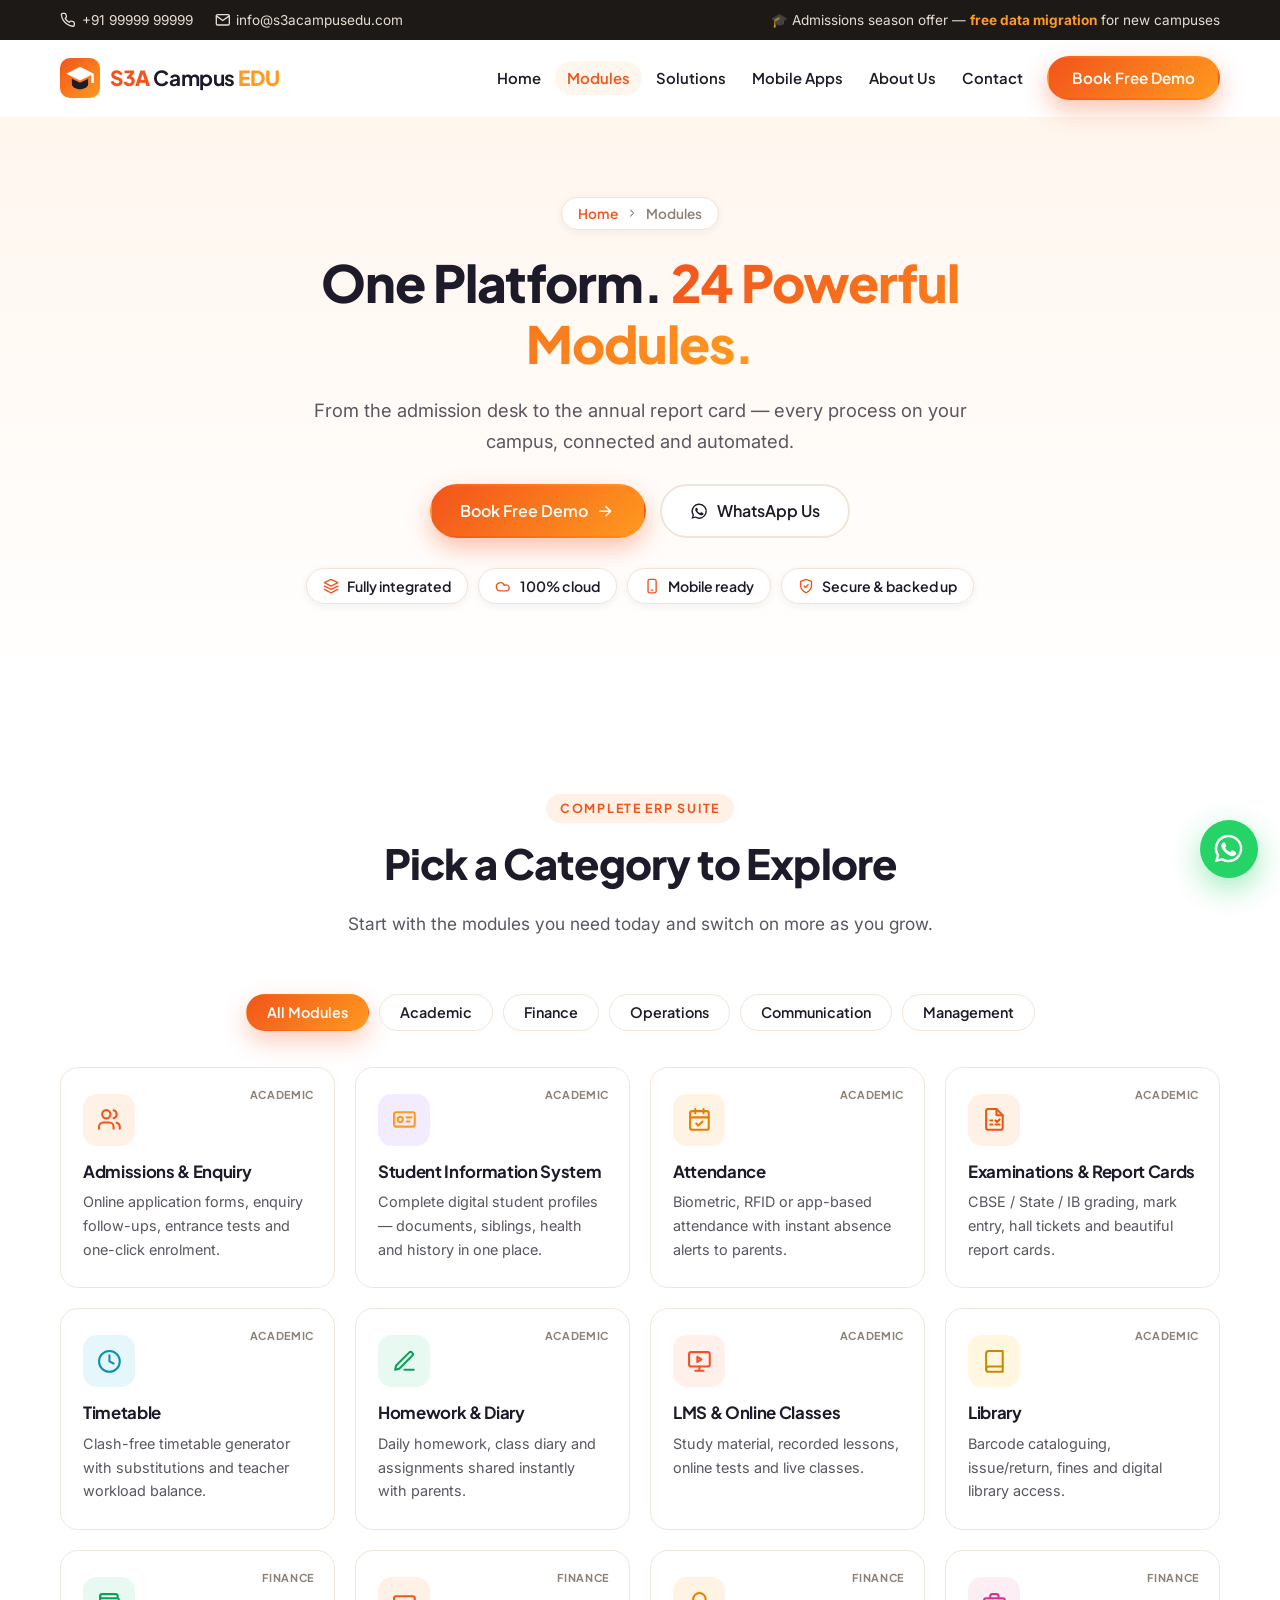
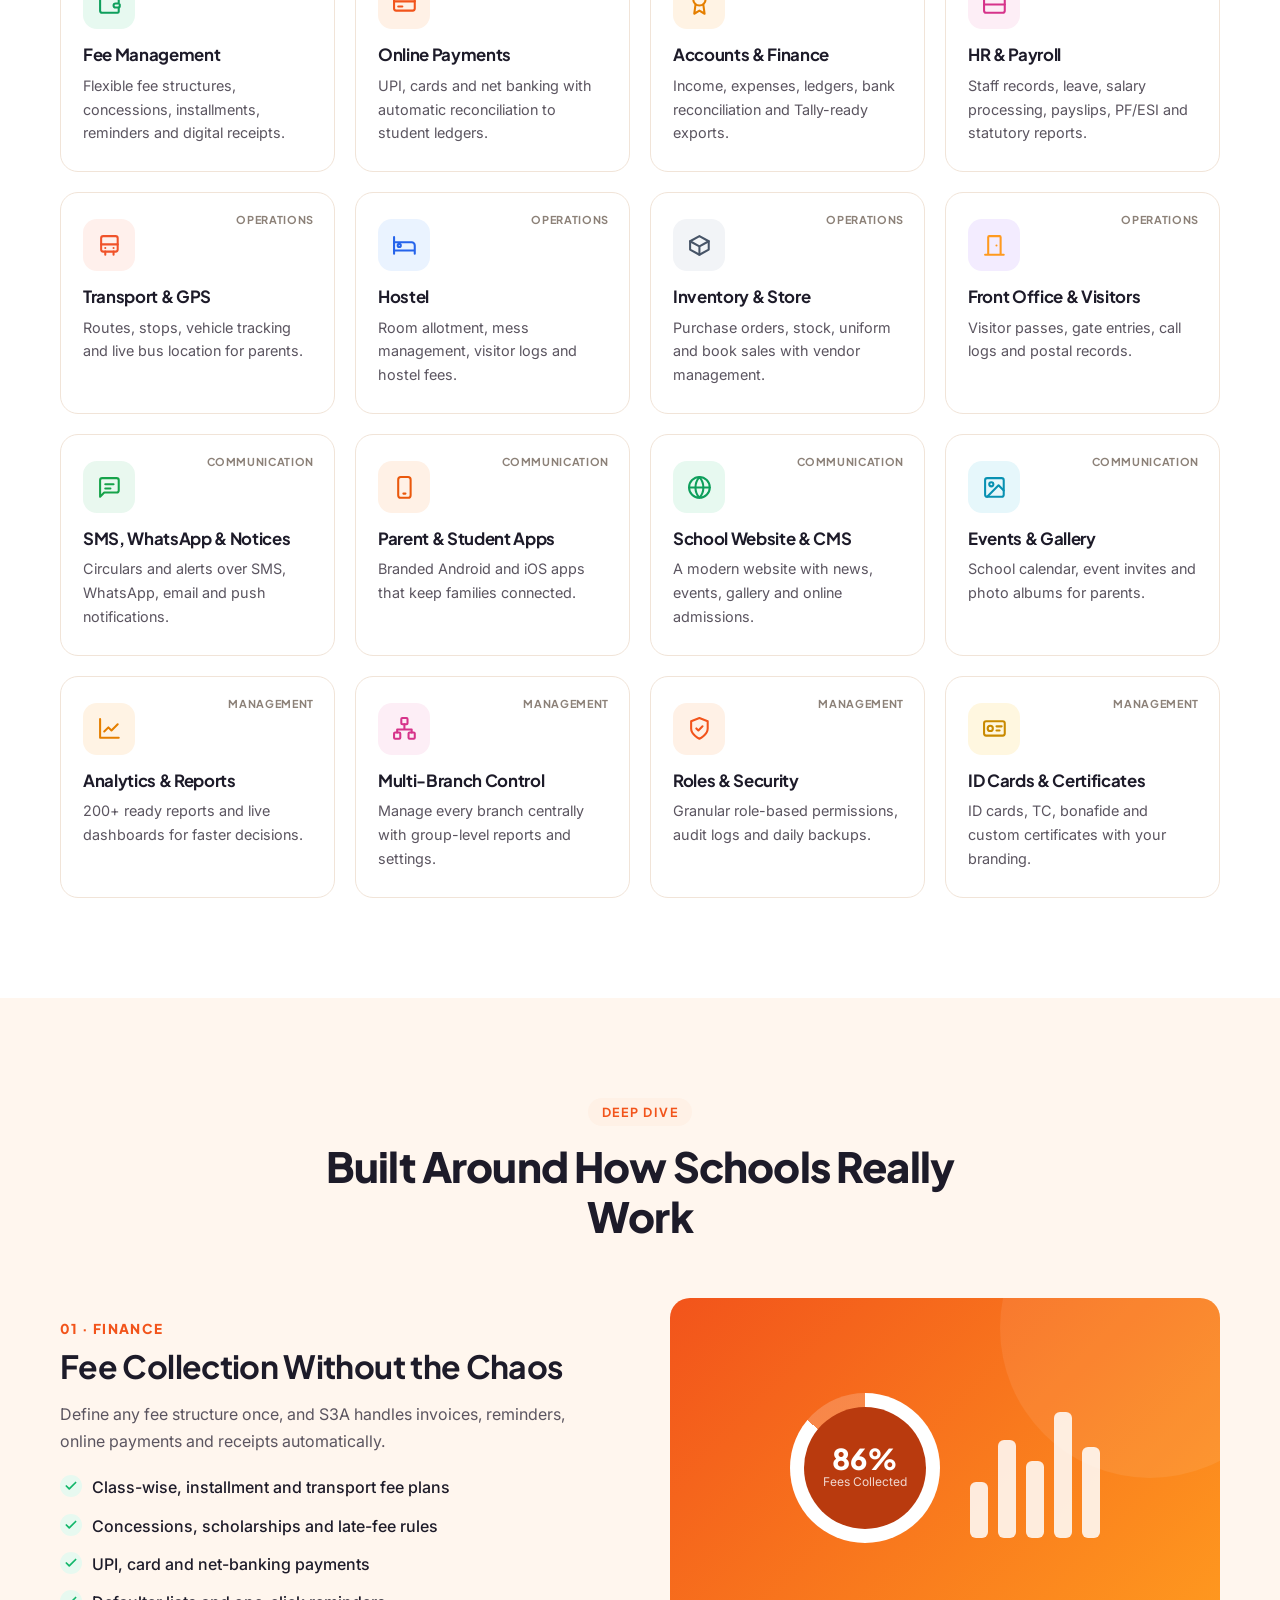
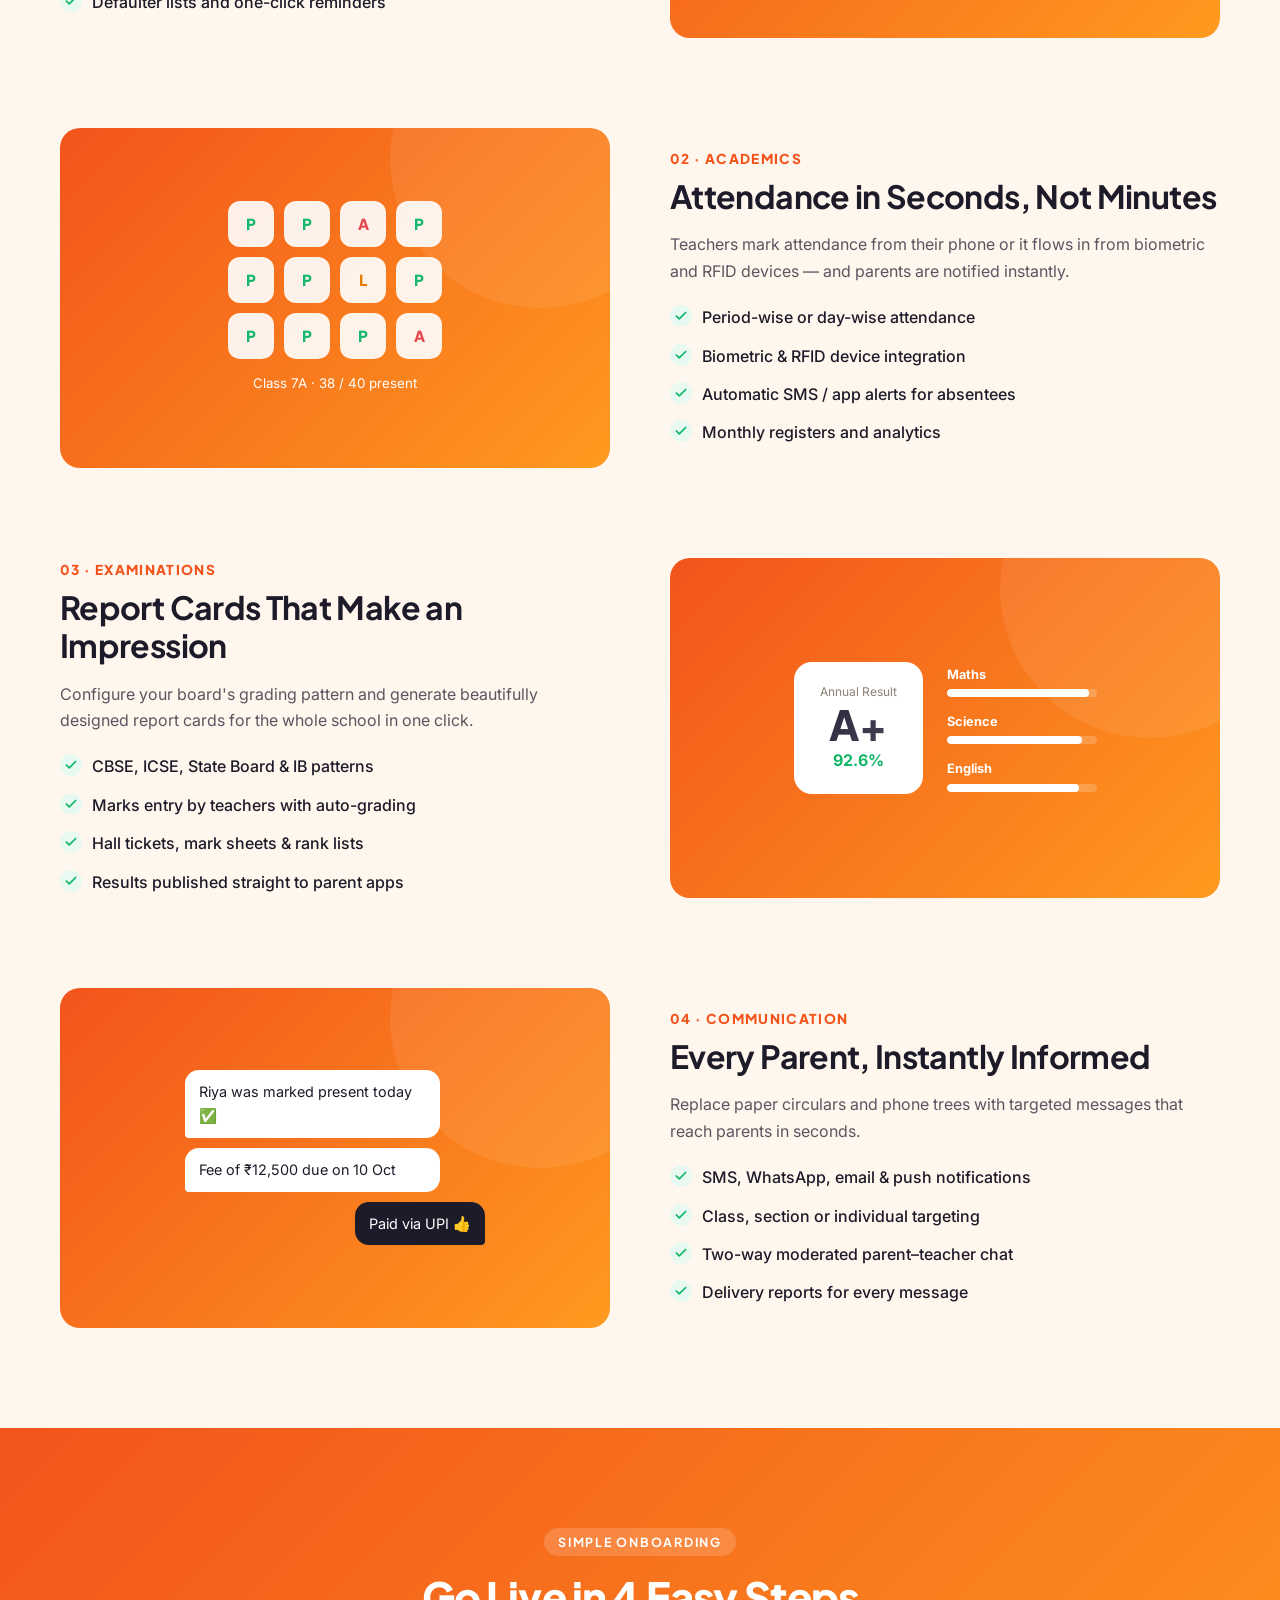
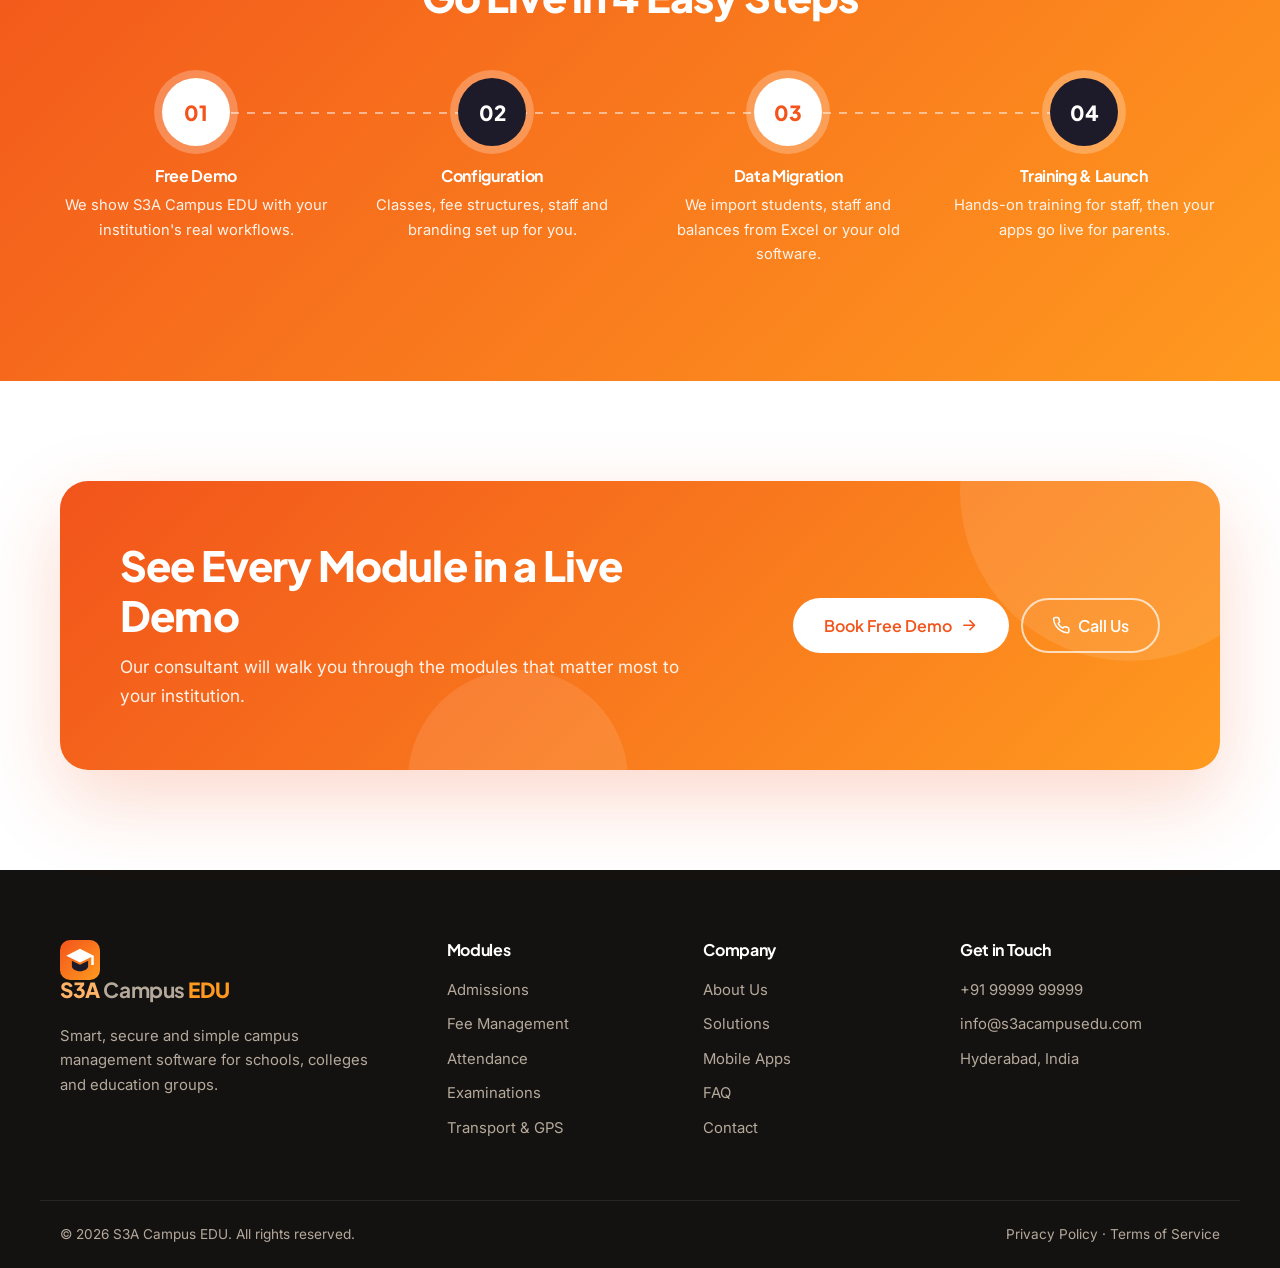
<file: s3a-campus-edu/modules.html>
<!doctype html>
<html lang="en">
<head>
  <meta charset="utf-8">
  <meta name="viewport" content="width=device-width, initial-scale=1">
  <title>Modules | S3A Campus EDU School ERP</title>
  <meta name="description" content="Explore 24 integrated school ERP modules — admissions, fees, attendance, exams, timetable, transport, HR &amp; payroll, LMS, hostel, library and more.">
  <meta name="keywords" content="school ERP, school management software, campus management, fee management, student information system, parent app, S3A Campus EDU">
  <meta name="theme-color" content="#2b4dd8">
  <meta property="og:title" content="Modules | S3A Campus EDU School ERP">
  <meta property="og:description" content="Run your entire campus from one cloud platform. Admissions, fees, attendance, exams, transport, HR and mobile apps.">
  <meta property="og:type" content="website">
  <link rel="icon" href="assets/img/logo-mark.svg" type="image/svg+xml">
  <link rel="preconnect" href="https://fonts.googleapis.com">
  <link rel="preconnect" href="https://fonts.gstatic.com" crossorigin>
  <link href="https://fonts.googleapis.com/css2?family=Plus+Jakarta+Sans:wght@500;600;700;800&family=Inter:wght@400;500;600&display=swap" rel="stylesheet">
  <link rel="stylesheet" href="assets/css/style.css">
</head>
<body data-page="modules">

<!-- ============ ICON SPRITE ============ -->
<svg xmlns="http://www.w3.org/2000/svg" style="display:none">
  <symbol id="i-users" viewBox="0 0 24 24"><path d="M16 21v-2a4 4 0 0 0-4-4H6a4 4 0 0 0-4 4v2"/><circle cx="9" cy="7" r="4"/><path d="M22 21v-2a4 4 0 0 0-3-3.87M16 3.13a4 4 0 0 1 0 7.75"/></symbol>
  <symbol id="i-wallet" viewBox="0 0 24 24"><path d="M20 7V5a2 2 0 0 0-2-2H5a2 2 0 0 0 0 4h15a1 1 0 0 1 1 1v4h-3a2 2 0 0 0 0 4h3a1 1 0 0 0 1-1v-2"/><path d="M3 5v14a2 2 0 0 0 2 2h15a1 1 0 0 0 1-1v-4"/></symbol>
  <symbol id="i-calcheck" viewBox="0 0 24 24"><rect x="3" y="4" width="18" height="18" rx="2"/><path d="M16 2v4M8 2v4M3 10h18M9 16l2 2 4-4"/></symbol>
  <symbol id="i-exam" viewBox="0 0 24 24"><path d="M14 2H6a2 2 0 0 0-2 2v16a2 2 0 0 0 2 2h12a2 2 0 0 0 2-2V8z"/><path d="M14 2v6h6M8 13h2M8 17h2M13 13l1.5 1.5L17 12M13 17h4"/></symbol>
  <symbol id="i-book" viewBox="0 0 24 24"><path d="M4 19.5A2.5 2.5 0 0 1 6.5 17H20V2H6.5A2.5 2.5 0 0 0 4 4.5v15z"/><path d="M4 19.5A2.5 2.5 0 0 0 6.5 22H20v-5"/></symbol>
  <symbol id="i-bus" viewBox="0 0 24 24"><rect x="4" y="3" width="16" height="15" rx="2"/><path d="M4 11h16M8 18v3M16 18v3M8 14.5h.01M16 14.5h.01"/></symbol>
  <symbol id="i-clock" viewBox="0 0 24 24"><circle cx="12" cy="12" r="10"/><path d="M12 6v6l4 2"/></symbol>
  <symbol id="i-brief" viewBox="0 0 24 24"><rect x="2" y="7" width="20" height="14" rx="2"/><path d="M16 7V5a2 2 0 0 0-2-2h-4a2 2 0 0 0-2 2v2M2 13h20"/></symbol>
  <symbol id="i-msg" viewBox="0 0 24 24"><path d="M21 15a2 2 0 0 1-2 2H7l-4 4V5a2 2 0 0 1 2-2h14a2 2 0 0 1 2 2z"/><path d="M8 9h8M8 13h5"/></symbol>
  <symbol id="i-bed" viewBox="0 0 24 24"><path d="M2 4v16M22 20v-8a3 3 0 0 0-3-3H2M2 17h20"/><circle cx="7" cy="12" r="1.5"/></symbol>
  <symbol id="i-box" viewBox="0 0 24 24"><path d="M21 8 12 3 3 8v8l9 5 9-5z"/><path d="m3 8 9 5 9-5M12 13v8"/></symbol>
  <symbol id="i-chart" viewBox="0 0 24 24"><path d="M3 3v18h18"/><path d="M7 15l4-4 3 3 6-6"/></symbol>
  <symbol id="i-monitor" viewBox="0 0 24 24"><rect x="2" y="3" width="20" height="14" rx="2"/><path d="M8 21h8M12 17v4M10 7.5l4 2.5-4 2.5z"/></symbol>
  <symbol id="i-idcard" viewBox="0 0 24 24"><rect x="2" y="5" width="20" height="14" rx="2"/><circle cx="8" cy="12" r="2.5"/><path d="M14 10h5M14 14h3"/></symbol>
  <symbol id="i-award" viewBox="0 0 24 24"><circle cx="12" cy="8" r="6"/><path d="M8.2 13.4 7 22l5-3 5 3-1.2-8.6"/></symbol>
  <symbol id="i-globe" viewBox="0 0 24 24"><circle cx="12" cy="12" r="10"/><path d="M2 12h20M12 2a15 15 0 0 1 0 20M12 2a15 15 0 0 0 0 20"/></symbol>
  <symbol id="i-phone-d" viewBox="0 0 24 24"><rect x="6" y="2" width="12" height="20" rx="2.5"/><path d="M11 18h2"/></symbol>
  <symbol id="i-shield" viewBox="0 0 24 24"><path d="M12 22s8-4 8-10V5l-8-3-8 3v7c0 6 8 10 8 10z"/><path d="m9 12 2 2 4-4"/></symbol>
  <symbol id="i-cloud" viewBox="0 0 24 24"><path d="M17.5 19H8a6 6 0 1 1 5.7-7.9A4.5 4.5 0 1 1 17.5 19z"/></symbol>
  <symbol id="i-zap" viewBox="0 0 24 24"><path d="M13 2 3 14h9l-1 8 10-12h-9z"/></symbol>
  <symbol id="i-headset" viewBox="0 0 24 24"><path d="M3 18v-6a9 9 0 0 1 18 0v6"/><path d="M21 19a2 2 0 0 1-2 2h-1v-7h3zM3 19a2 2 0 0 0 2 2h1v-7H3z"/></symbol>
  <symbol id="i-layers" viewBox="0 0 24 24"><path d="m12 2 10 5-10 5L2 7z"/><path d="m2 17 10 5 10-5M2 12l10 5 10-5"/></symbol>
  <symbol id="i-school" viewBox="0 0 24 24"><path d="M3 21h18M5 21V10l7-5 7 5v11"/><path d="M10 21v-5h4v5M12 10h.01"/></symbol>
  <symbol id="i-building" viewBox="0 0 24 24"><rect x="4" y="2" width="16" height="20" rx="1"/><path d="M9 22v-4h6v4M8 6h.01M12 6h.01M16 6h.01M8 10h.01M12 10h.01M16 10h.01M8 14h.01M12 14h.01M16 14h.01"/></symbol>
  <symbol id="i-grad" viewBox="0 0 24 24"><path d="M22 10 12 5 2 10l10 5z"/><path d="M6 12v5c3 2.5 9 2.5 12 0v-5"/></symbol>
  <symbol id="i-network" viewBox="0 0 24 24"><rect x="9" y="2" width="6" height="6" rx="1"/><rect x="2" y="16" width="6" height="6" rx="1"/><rect x="16" y="16" width="6" height="6" rx="1"/><path d="M5 16v-3h14v3M12 8v5"/></symbol>
  <symbol id="i-check" viewBox="0 0 24 24"><path d="M20 6 9 17l-5-5"/></symbol>
  <symbol id="i-arrow" viewBox="0 0 24 24"><path d="M5 12h14M13 6l6 6-6 6"/></symbol>
  <symbol id="i-phone" viewBox="0 0 24 24"><path d="M22 16.9v3a2 2 0 0 1-2.2 2 19.8 19.8 0 0 1-8.6-3.1 19.5 19.5 0 0 1-6-6A19.8 19.8 0 0 1 2.1 4.2 2 2 0 0 1 4.1 2h3a2 2 0 0 1 2 1.7c.1.9.4 1.8.7 2.7a2 2 0 0 1-.5 2.1L8 9.8a16 16 0 0 0 6 6l1.3-1.3a2 2 0 0 1 2.1-.4c.9.3 1.8.6 2.7.7a2 2 0 0 1 1.7 2z"/></symbol>
  <symbol id="i-mail" viewBox="0 0 24 24"><rect x="2" y="4" width="20" height="16" rx="2"/><path d="m22 6-10 7L2 6"/></symbol>
  <symbol id="i-pin" viewBox="0 0 24 24"><path d="M20 10c0 6-8 12-8 12s-8-6-8-12a8 8 0 0 1 16 0z"/><circle cx="12" cy="10" r="3"/></symbol>
  <symbol id="i-star" viewBox="0 0 24 24"><path d="m12 2 3.1 6.3 6.9 1-5 4.9 1.2 6.8L12 17.8 5.8 21l1.2-6.8-5-4.9 6.9-1z"/></symbol>
  <symbol id="i-plus" viewBox="0 0 24 24"><path d="M12 5v14M5 12h14"/></symbol>
  <symbol id="i-menu" viewBox="0 0 24 24"><path d="M3 6h18M3 12h18M3 18h18"/></symbol>
  <symbol id="i-x" viewBox="0 0 24 24"><path d="M18 6 6 18M6 6l12 12"/></symbol>
  <symbol id="i-bell" viewBox="0 0 24 24"><path d="M6 8a6 6 0 0 1 12 0c0 7 3 9 3 9H3s3-2 3-9M10.3 21a1.9 1.9 0 0 0 3.4 0"/></symbol>
  <symbol id="i-whatsapp" viewBox="0 0 24 24"><path fill="currentColor" stroke="none" d="M12 2a10 10 0 0 0-8.6 15.1L2 22l5-1.3A10 10 0 1 0 12 2zm0 18.2a8.2 8.2 0 0 1-4.2-1.2l-.3-.2-3 .8.8-2.9-.2-.3A8.2 8.2 0 1 1 12 20.2zm4.5-6.1c-.2-.1-1.5-.7-1.7-.8s-.4-.1-.6.1-.7.8-.8 1-.3.2-.5.1a6.7 6.7 0 0 1-3.3-2.9c-.3-.4.3-.4.7-1.4.1-.2 0-.3 0-.4l-.8-1.8c-.2-.5-.4-.4-.6-.4h-.5a1 1 0 0 0-.7.3 3 3 0 0 0-.9 2.2 5.1 5.1 0 0 0 1.1 2.7 11.7 11.7 0 0 0 4.5 4c1.7.7 2.3.8 3.2.6a2.7 2.7 0 0 0 1.8-1.2 2.2 2.2 0 0 0 .1-1.3c0-.1-.2-.2-.4-.3z"/></symbol>
  <symbol id="i-pencil" viewBox="0 0 24 24"><path d="M12 20h9"/><path d="M16.5 3.5a2.1 2.1 0 0 1 3 3L7 19l-4 1 1-4z"/></symbol>
  <symbol id="i-door" viewBox="0 0 24 24"><path d="M3 21h18M6 21V4a1 1 0 0 1 1-1h10a1 1 0 0 1 1 1v17M14 12h.01"/></symbol>
  <symbol id="i-card" viewBox="0 0 24 24"><rect x="2" y="5" width="20" height="14" rx="2"/><path d="M2 10h20M6 15h4"/></symbol>
  <symbol id="i-target" viewBox="0 0 24 24"><circle cx="12" cy="12" r="10"/><circle cx="12" cy="12" r="6"/><circle cx="12" cy="12" r="2"/></symbol>
  <symbol id="i-eye" viewBox="0 0 24 24"><path d="M2 12s3.5-7 10-7 10 7 10 7-3.5 7-10 7S2 12 2 12z"/><circle cx="12" cy="12" r="3"/></symbol>
  <symbol id="i-heart" viewBox="0 0 24 24"><path d="M20.8 4.6a5.5 5.5 0 0 0-7.8 0L12 5.7l-1-1.1a5.5 5.5 0 0 0-7.8 7.8L12 21l8.8-8.6a5.5 5.5 0 0 0 0-7.8z"/></symbol>
  <symbol id="i-image" viewBox="0 0 24 24"><rect x="3" y="3" width="18" height="18" rx="2"/><circle cx="9" cy="9" r="2"/><path d="m21 15-5-5L5 21"/></symbol>
  <symbol id="i-chevron" viewBox="0 0 24 24"><path d="m9 18 6-6-6-6"/></symbol>
</svg>

<!-- ============ TOP BAR ============ -->
<div class="topbar">
  <div class="container topbar__inner">
    <div class="topbar__info">
      <!-- TODO: replace with your real phone / email -->
      <a href="tel:+919999999999"><svg class="ic"><use href="#i-phone"/></svg> +91 99999 99999</a>
      <a href="mailto:info@s3acampusedu.com"><svg class="ic"><use href="#i-mail"/></svg> info@s3acampusedu.com</a>
    </div>
    <div class="topbar__note">🎓 Admissions season offer — <strong>free data migration</strong> for new campuses</div>
  </div>
</div>

<!-- ============ HEADER ============ -->
<header class="header" id="header">
  <div class="container header__inner">
    <a href="index.html" class="brand" aria-label="S3A Campus EDU home">
      <img src="assets/img/logo-mark.svg" alt="" width="40" height="40">
      <span class="brand__text"><b>S3A</b> Campus <em>EDU</em></span>
    </a>
    <nav class="nav" id="nav" aria-label="Main">
      <a href="index.html" class="nav__link">Home</a>
      <a href="modules.html" class="nav__link active" aria-current="page">Modules</a>
      <a href="solutions.html" class="nav__link">Solutions</a>
      <a href="mobile-apps.html" class="nav__link">Mobile Apps</a>
      <a href="about.html" class="nav__link">About Us</a>
      <a href="contact.html" class="nav__link">Contact</a>
      <a href="contact.html" class="btn btn--primary nav__cta">Book Free Demo</a>
    </nav>
    <button class="nav-toggle" id="navToggle" aria-label="Open menu" aria-expanded="false">
      <svg class="ic"><use href="#i-menu"/></svg>
    </button>
  </div>
</header>

<main>

<section class="page-hero">
  <div class="hero__bg" aria-hidden="true"><span class="blob b1"></span><span class="blob b2"></span><span class="grid-dots"></span></div>
  <div class="container reveal">
    <div class="crumbs"><a href="index.html">Home</a><svg class="ic"><use href="#i-chevron"/></svg>Modules</div>
    <h1>One Platform. <span class="grad-text">24 Powerful Modules.</span></h1>
    <p>From the admission desk to the annual report card — every process on your campus, connected and automated.</p>
    <div class="hero__cta">
        <a href="contact.html" class="btn btn--primary btn--lg">Book Free Demo <svg class="ic"><use href="#i-arrow"/></svg></a>
        <a href="https://wa.me/919999999999" target="_blank" rel="noopener" class="btn btn--ghost btn--lg"><svg class="ic"><use href="#i-whatsapp"/></svg> WhatsApp Us</a>
      </div>
    <div class="hero-chips"><span><svg class="ic"><use href="#i-layers"/></svg> Fully integrated</span><span><svg class="ic"><use href="#i-cloud"/></svg> 100% cloud</span><span><svg class="ic"><use href="#i-phone-d"/></svg> Mobile ready</span><span><svg class="ic"><use href="#i-shield"/></svg> Secure &amp; backed up</span></div>
  </div>
</section>
<section class="section" id="all-modules">
  <div class="container">
    <div class="section__head reveal">
      <span class="eyebrow">Complete ERP Suite</span>
      <h2>Pick a Category to Explore</h2>
      <p>Start with the modules you need today and switch on more as you grow.</p>
    </div>
    <div class="chips reveal" role="group" aria-label="Filter modules"><button class="chip active" data-filter="all">All Modules</button><button class="chip" data-filter="academic">Academic</button><button class="chip" data-filter="finance">Finance</button><button class="chip" data-filter="operations">Operations</button><button class="chip" data-filter="communication">Communication</button><button class="chip" data-filter="management">Management</button></div>
    <div class="modules">
      <article class="module reveal" data-cat="academic"><span class="module__cat">Academic</span><span class="module__icon c1"><svg class="ic"><use href="#i-users"/></svg></span><h3>Admissions &amp; Enquiry</h3><p>Online application forms, enquiry follow-ups, entrance tests and one-click enrolment.</p></article>
      <article class="module reveal" data-cat="academic"><span class="module__cat">Academic</span><span class="module__icon c4"><svg class="ic"><use href="#i-idcard"/></svg></span><h3>Student Information System</h3><p>Complete digital student profiles — documents, siblings, health and history in one place.</p></article>
      <article class="module reveal" data-cat="academic"><span class="module__cat">Academic</span><span class="module__icon c3"><svg class="ic"><use href="#i-calcheck"/></svg></span><h3>Attendance</h3><p>Biometric, RFID or app-based attendance with instant absence alerts to parents.</p></article>
      <article class="module reveal" data-cat="academic"><span class="module__cat">Academic</span><span class="module__icon c9"><svg class="ic"><use href="#i-exam"/></svg></span><h3>Examinations &amp; Report Cards</h3><p>CBSE / State / IB grading, mark entry, hall tickets and beautiful report cards.</p></article>
      <article class="module reveal" data-cat="academic"><span class="module__cat">Academic</span><span class="module__icon c5"><svg class="ic"><use href="#i-clock"/></svg></span><h3>Timetable</h3><p>Clash-free timetable generator with substitutions and teacher workload balance.</p></article>
      <article class="module reveal" data-cat="academic"><span class="module__cat">Academic</span><span class="module__icon c2"><svg class="ic"><use href="#i-pencil"/></svg></span><h3>Homework &amp; Diary</h3><p>Daily homework, class diary and assignments shared instantly with parents.</p></article>
      <article class="module reveal" data-cat="academic"><span class="module__cat">Academic</span><span class="module__icon c6"><svg class="ic"><use href="#i-monitor"/></svg></span><h3>LMS &amp; Online Classes</h3><p>Study material, recorded lessons, online tests and live classes.</p></article>
      <article class="module reveal" data-cat="academic"><span class="module__cat">Academic</span><span class="module__icon c10"><svg class="ic"><use href="#i-book"/></svg></span><h3>Library</h3><p>Barcode cataloguing, issue/return, fines and digital library access.</p></article>
      <article class="module reveal" data-cat="finance"><span class="module__cat">Finance</span><span class="module__icon c2"><svg class="ic"><use href="#i-wallet"/></svg></span><h3>Fee Management</h3><p>Flexible fee structures, concessions, installments, reminders and digital receipts.</p></article>
      <article class="module reveal" data-cat="finance"><span class="module__cat">Finance</span><span class="module__icon c1"><svg class="ic"><use href="#i-card"/></svg></span><h3>Online Payments</h3><p>UPI, cards and net banking with automatic reconciliation to student ledgers.</p></article>
      <article class="module reveal" data-cat="finance"><span class="module__cat">Finance</span><span class="module__icon c3"><svg class="ic"><use href="#i-award"/></svg></span><h3>Accounts &amp; Finance</h3><p>Income, expenses, ledgers, bank reconciliation and Tally-ready exports.</p></article>
      <article class="module reveal" data-cat="finance"><span class="module__cat">Finance</span><span class="module__icon c7"><svg class="ic"><use href="#i-brief"/></svg></span><h3>HR &amp; Payroll</h3><p>Staff records, leave, salary processing, payslips, PF/ESI and statutory reports.</p></article>
      <article class="module reveal" data-cat="operations"><span class="module__cat">Operations</span><span class="module__icon c6"><svg class="ic"><use href="#i-bus"/></svg></span><h3>Transport &amp; GPS</h3><p>Routes, stops, vehicle tracking and live bus location for parents.</p></article>
      <article class="module reveal" data-cat="operations"><span class="module__cat">Operations</span><span class="module__icon c11"><svg class="ic"><use href="#i-bed"/></svg></span><h3>Hostel</h3><p>Room allotment, mess management, visitor logs and hostel fees.</p></article>
      <article class="module reveal" data-cat="operations"><span class="module__cat">Operations</span><span class="module__icon c12"><svg class="ic"><use href="#i-box"/></svg></span><h3>Inventory &amp; Store</h3><p>Purchase orders, stock, uniform and book sales with vendor management.</p></article>
      <article class="module reveal" data-cat="operations"><span class="module__cat">Operations</span><span class="module__icon c4"><svg class="ic"><use href="#i-door"/></svg></span><h3>Front Office &amp; Visitors</h3><p>Visitor passes, gate entries, call logs and postal records.</p></article>
      <article class="module reveal" data-cat="communication"><span class="module__cat">Communication</span><span class="module__icon c8"><svg class="ic"><use href="#i-msg"/></svg></span><h3>SMS, WhatsApp &amp; Notices</h3><p>Circulars and alerts over SMS, WhatsApp, email and push notifications.</p></article>
      <article class="module reveal" data-cat="communication"><span class="module__cat">Communication</span><span class="module__icon c9"><svg class="ic"><use href="#i-phone-d"/></svg></span><h3>Parent &amp; Student Apps</h3><p>Branded Android and iOS apps that keep families connected.</p></article>
      <article class="module reveal" data-cat="communication"><span class="module__cat">Communication</span><span class="module__icon c2"><svg class="ic"><use href="#i-globe"/></svg></span><h3>School Website &amp; CMS</h3><p>A modern website with news, events, gallery and online admissions.</p></article>
      <article class="module reveal" data-cat="communication"><span class="module__cat">Communication</span><span class="module__icon c5"><svg class="ic"><use href="#i-image"/></svg></span><h3>Events &amp; Gallery</h3><p>School calendar, event invites and photo albums for parents.</p></article>
      <article class="module reveal" data-cat="management"><span class="module__cat">Management</span><span class="module__icon c3"><svg class="ic"><use href="#i-chart"/></svg></span><h3>Analytics &amp; Reports</h3><p>200+ ready reports and live dashboards for faster decisions.</p></article>
      <article class="module reveal" data-cat="management"><span class="module__cat">Management</span><span class="module__icon c7"><svg class="ic"><use href="#i-network"/></svg></span><h3>Multi-Branch Control</h3><p>Manage every branch centrally with group-level reports and settings.</p></article>
      <article class="module reveal" data-cat="management"><span class="module__cat">Management</span><span class="module__icon c1"><svg class="ic"><use href="#i-shield"/></svg></span><h3>Roles &amp; Security</h3><p>Granular role-based permissions, audit logs and daily backups.</p></article>
      <article class="module reveal" data-cat="management"><span class="module__cat">Management</span><span class="module__icon c10"><svg class="ic"><use href="#i-idcard"/></svg></span><h3>ID Cards &amp; Certificates</h3><p>ID cards, TC, bonafide and custom certificates with your branding.</p></article>
    </div>
  </div>
</section>
<section class="section section--tint">
  <div class="container">
    <div class="section__head reveal">
      <span class="eyebrow">Deep Dive</span>
      <h2>Built Around How Schools Really Work</h2>
    </div>
    <div class="feature-rows">
      <div class="feature-row reveal">
        <div><span class="feature-row__num">01 · FINANCE</span><h3>Fee Collection Without the Chaos</h3><p>Define any fee structure once, and S3A handles invoices, reminders, online payments and receipts automatically.</p><ul class="ticks"><li><svg class="ic"><use href="#i-check"/></svg> Class-wise, installment and transport fee plans</li><li><svg class="ic"><use href="#i-check"/></svg> Concessions, scholarships and late-fee rules</li><li><svg class="ic"><use href="#i-check"/></svg> UPI, card and net-banking payments</li><li><svg class="ic"><use href="#i-check"/></svg> Defaulter lists and one-click reminders</li></ul></div>
        <div class="tabpanel__art feature-row__art art-mgmt"><div class="ring" style="--p:86"><span>86%</span><small>Fees Collected</small></div><div class="mini-bars"><i style="--h:40%"></i><i style="--h:70%"></i><i style="--h:55%"></i><i style="--h:90%"></i><i style="--h:65%"></i></div></div>
      </div>
      <div class="feature-row reverse reveal">
        <div><span class="feature-row__num">02 · ACADEMICS</span><h3>Attendance in Seconds, Not Minutes</h3><p>Teachers mark attendance from their phone or it flows in from biometric and RFID devices — and parents are notified instantly.</p><ul class="ticks"><li><svg class="ic"><use href="#i-check"/></svg> Period-wise or day-wise attendance</li><li><svg class="ic"><use href="#i-check"/></svg> Biometric &amp; RFID device integration</li><li><svg class="ic"><use href="#i-check"/></svg> Automatic SMS / app alerts for absentees</li><li><svg class="ic"><use href="#i-check"/></svg> Monthly registers and analytics</li></ul></div>
        <div class="tabpanel__art feature-row__art art-teach"><div class="att-grid"><i class="p"></i><i class="p"></i><i class="a"></i><i class="p"></i><i class="p"></i><i class="p"></i><i class="l"></i><i class="p"></i><i class="p"></i><i class="p"></i><i class="p"></i><i class="a"></i></div><small>Class 7A · 38 / 40 present</small></div>
      </div>
      <div class="feature-row reveal">
        <div><span class="feature-row__num">03 · EXAMINATIONS</span><h3>Report Cards That Make an Impression</h3><p>Configure your board's grading pattern and generate beautifully designed report cards for the whole school in one click.</p><ul class="ticks"><li><svg class="ic"><use href="#i-check"/></svg> CBSE, ICSE, State Board &amp; IB patterns</li><li><svg class="ic"><use href="#i-check"/></svg> Marks entry by teachers with auto-grading</li><li><svg class="ic"><use href="#i-check"/></svg> Hall tickets, mark sheets &amp; rank lists</li><li><svg class="ic"><use href="#i-check"/></svg> Results published straight to parent apps</li></ul></div>
        <div class="tabpanel__art feature-row__art art-student"><div class="score"><small>Annual Result</small><strong>A+</strong><span>92.6%</span></div><div class="subj"><p><b>Maths</b><i style="--w:95%"></i></p><p><b>Science</b><i style="--w:90%"></i></p><p><b>English</b><i style="--w:88%"></i></p></div></div>
      </div>
      <div class="feature-row reverse reveal">
        <div><span class="feature-row__num">04 · COMMUNICATION</span><h3>Every Parent, Instantly Informed</h3><p>Replace paper circulars and phone trees with targeted messages that reach parents in seconds.</p><ul class="ticks"><li><svg class="ic"><use href="#i-check"/></svg> SMS, WhatsApp, email &amp; push notifications</li><li><svg class="ic"><use href="#i-check"/></svg> Class, section or individual targeting</li><li><svg class="ic"><use href="#i-check"/></svg> Two-way moderated parent–teacher chat</li><li><svg class="ic"><use href="#i-check"/></svg> Delivery reports for every message</li></ul></div>
        <div class="tabpanel__art feature-row__art art-parent"><div class="chat"><p class="in">Riya was marked present today ✅</p><p class="in">Fee of ₹12,500 due on 10 Oct</p><p class="out">Paid via UPI 👍</p></div></div>
      </div>
    </div>
  </div>
</section>
<!-- ============ HOW IT WORKS ============ -->
<section class="section section--dark" id="process">
  <div class="container">
    <div class="section__head reveal">
      <span class="eyebrow light">Simple Onboarding</span>
      <h2>Go Live in 4 Easy Steps</h2>
    </div>
    <ol class="steps">
      <li class="step reveal"><span>01</span><h4>Free Demo</h4><p>We show S3A Campus EDU with your institution's real workflows.</p></li>
      <li class="step reveal"><span>02</span><h4>Configuration</h4><p>Classes, fee structures, staff and branding set up for you.</p></li>
      <li class="step reveal"><span>03</span><h4>Data Migration</h4><p>We import students, staff and balances from Excel or your old software.</p></li>
      <li class="step reveal"><span>04</span><h4>Training &amp; Launch</h4><p>Hands-on training for staff, then your apps go live for parents.</p></li>
    </ol>
  </div>
</section>

<!-- ============ CTA ============ -->
<section class="cta-band">
  <div class="container">
    <div class="cta-band__box reveal">
      <div><h2>See Every Module in a Live Demo</h2><p>Our consultant will walk you through the modules that matter most to your institution.</p></div>
      <div class="cta-band__actions">
        <a href="contact.html" class="btn btn--light btn--lg">Book Free Demo <svg class="ic"><use href="#i-arrow"/></svg></a>
        <a href="tel:+919999999999" class="btn btn--outline-light btn--lg"><svg class="ic"><use href="#i-phone"/></svg> Call Us</a>
      </div>
    </div>
  </div>
</section>

</main>

<!-- ============ FOOTER ============ -->
<footer class="footer">
  <div class="container footer__grid">
    <div class="footer__brand">
      <a href="index.html" class="brand brand--light"><img src="assets/img/logo-mark.svg" alt="" width="40" height="40"><span class="brand__text"><b>S3A</b> Campus <em>EDU</em></span></a>
      <p>Smart, secure and simple campus management software for schools, colleges and education groups.</p>
    </div>
    <div><h5>Modules</h5><a href="modules.html">Admissions</a><a href="modules.html">Fee Management</a><a href="modules.html">Attendance</a><a href="modules.html">Examinations</a><a href="modules.html">Transport &amp; GPS</a></div>
    <div><h5>Company</h5><a href="about.html">About Us</a><a href="solutions.html">Solutions</a><a href="mobile-apps.html">Mobile Apps</a><a href="contact.html#faq">FAQ</a><a href="contact.html">Contact</a></div>
    <div><h5>Get in Touch</h5><a href="tel:+919999999999">+91 99999 99999</a><a href="mailto:info@s3acampusedu.com">info@s3acampusedu.com</a><span>Hyderabad, India</span></div>
  </div>
  <div class="container footer__bottom">
    <p>© <span id="year">2026</span> S3A Campus EDU. All rights reserved.</p>
    <p><a href="#">Privacy Policy</a> · <a href="#">Terms of Service</a></p>
  </div>
</footer>

<!-- Floating WhatsApp + back to top -->
<!-- TODO: replace 919999999999 with your WhatsApp number (country code, no +) — also in assets/js/main.js -->
<a class="wa-float" href="https://wa.me/919999999999?text=Hi%2C%20I%27d%20like%20a%20demo%20of%20S3A%20Campus%20EDU" target="_blank" rel="noopener" aria-label="Chat on WhatsApp"><svg class="ic"><use href="#i-whatsapp"/></svg></a>
<button class="to-top" id="toTop" aria-label="Back to top"><svg class="ic"><use href="#i-arrow"/></svg></button>

<!-- Demo popup -->
<div class="modal" id="demoModal" aria-hidden="true" role="dialog" aria-modal="true" aria-labelledby="modalTitle">
  <div class="modal__backdrop" data-close></div>
  <div class="modal__box">
    <button class="modal__close" data-close aria-label="Close"><svg class="ic"><use href="#i-x"/></svg></button>
    <span class="eyebrow">Limited Slots This Week</span>
    <h3 id="modalTitle">Get a Free Personalised Demo</h3>
    <p>Share your number and our consultant will call you back.</p>
    <form id="quickForm" novalidate>
      <label class="field"><span>Your Name *</span><input type="text" name="name" required placeholder="Full name"></label>
      <label class="field"><span>Mobile Number *</span><input type="tel" name="phone" required placeholder="10-digit mobile" pattern="[0-9+\s-]{10,15}"></label>
      <label class="field"><span>Institution Name *</span><input type="text" name="institution" required placeholder="School / College name"></label>
      <input type="text" name="_gotcha" class="hp" tabindex="-1" autocomplete="off" aria-hidden="true">
      <button type="submit" class="btn btn--primary btn--block">Call Me Back <svg class="ic"><use href="#i-arrow"/></svg></button>
      <div class="form-status" role="status" aria-live="polite"></div>
    </form>
  </div>
</div>

<script src="assets/js/main.js"></script>
</body>
</html>
</file>
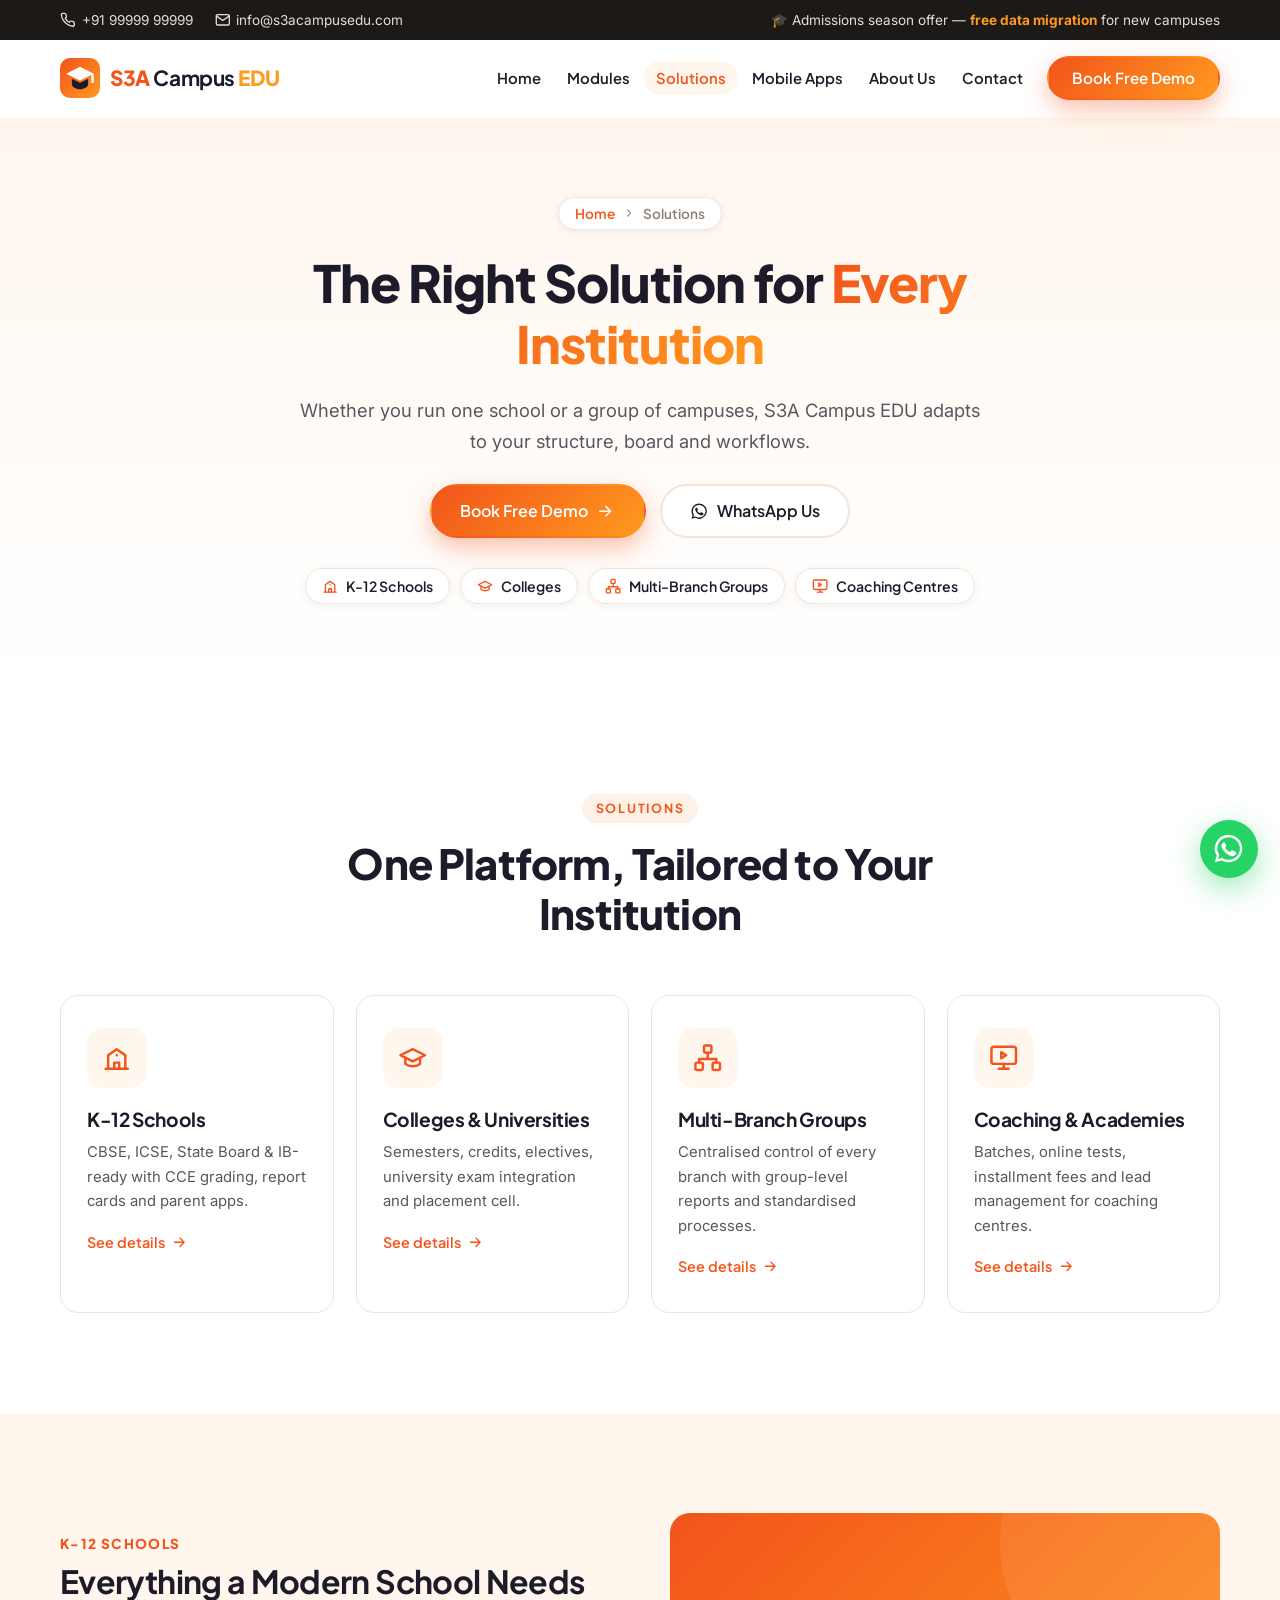
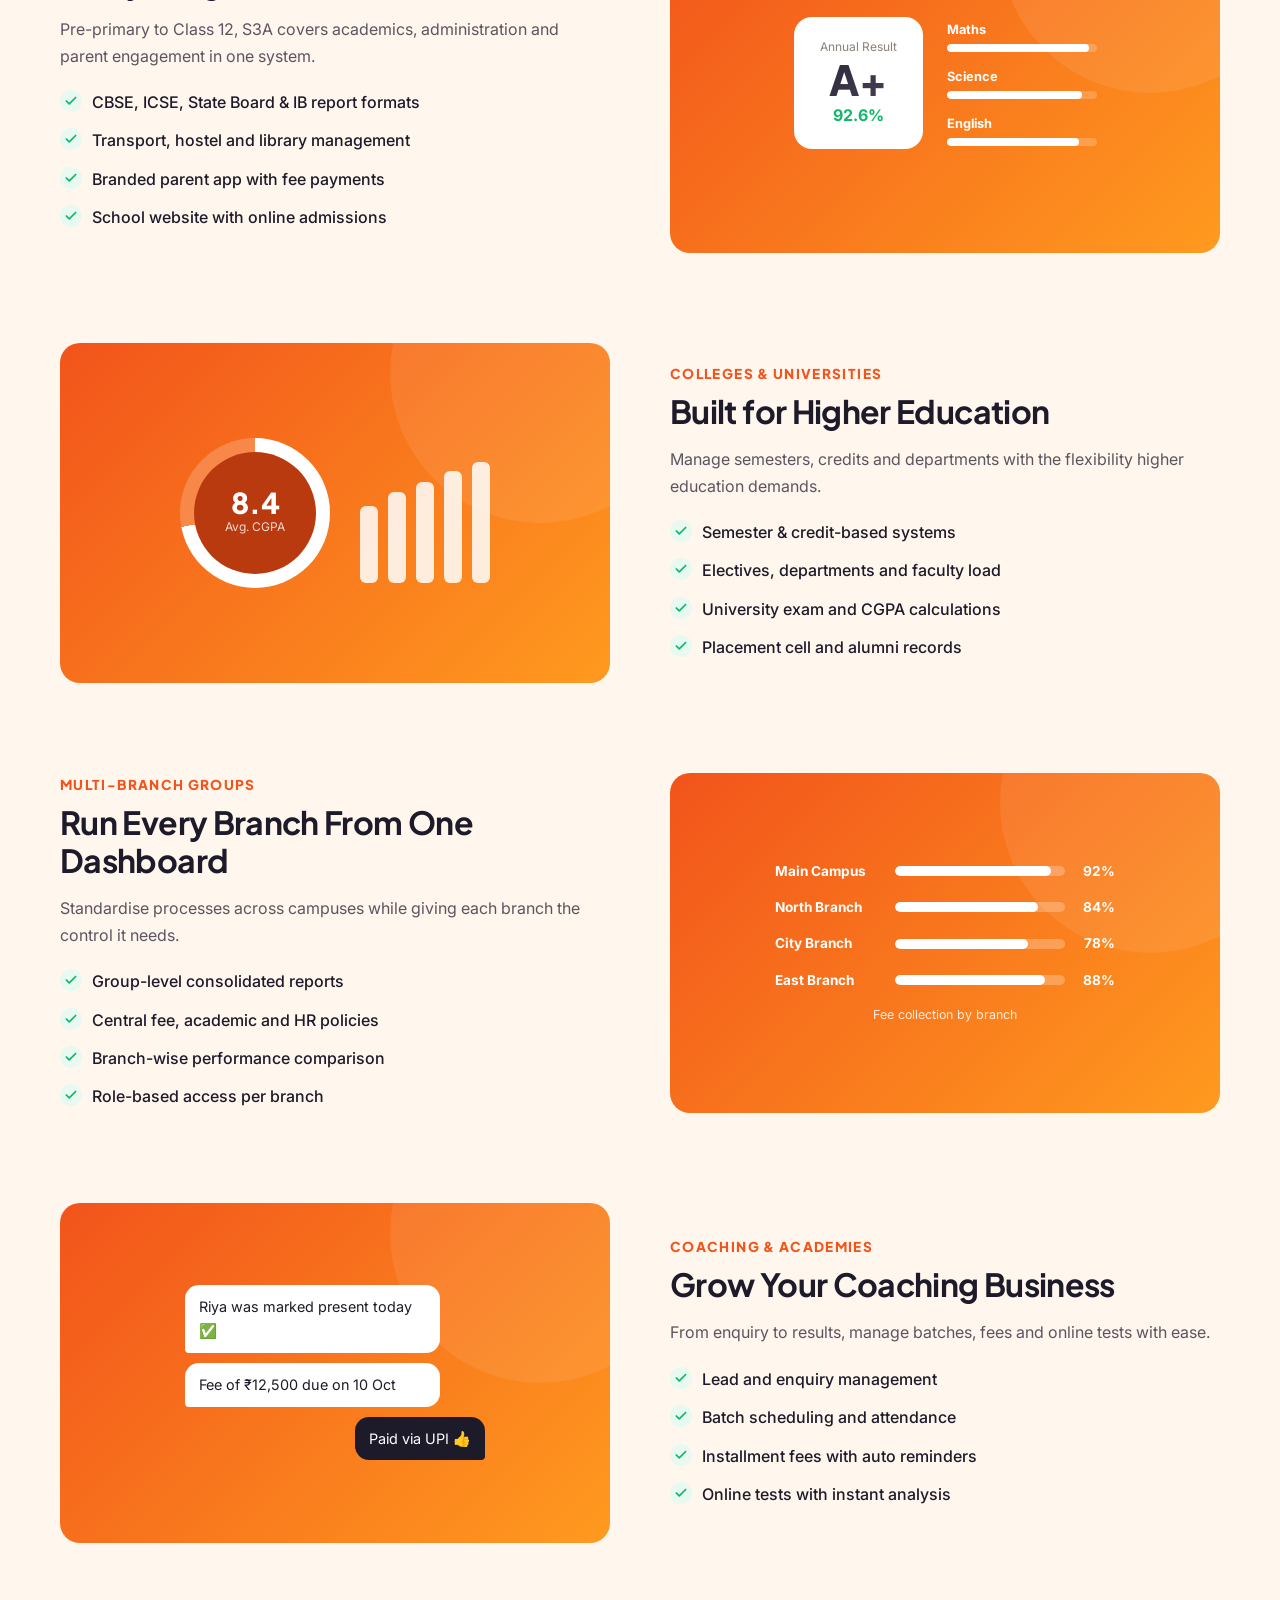
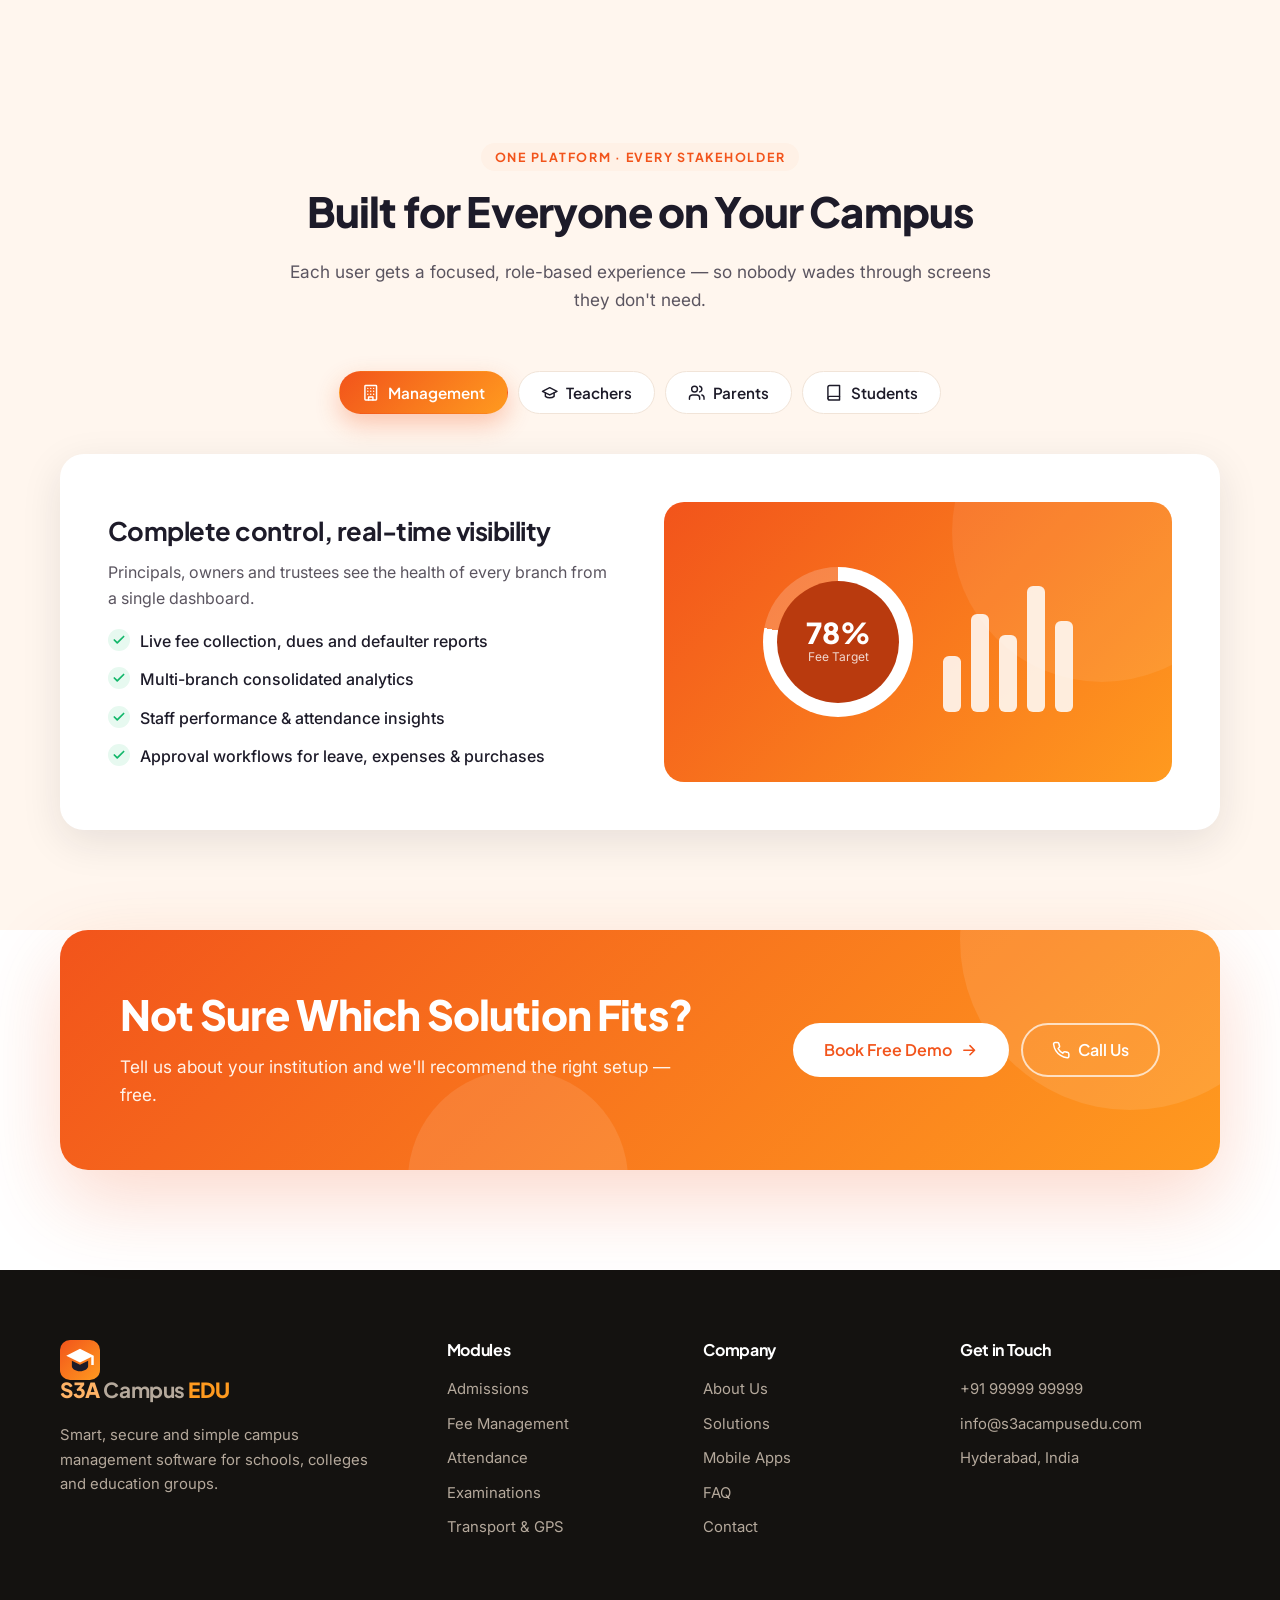
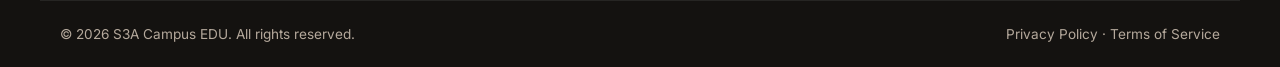
<file: s3a-campus-edu/solutions.html>
<!doctype html>
<html lang="en">
<head>
  <meta charset="utf-8">
  <meta name="viewport" content="width=device-width, initial-scale=1">
  <title>Solutions | S3A Campus EDU for Schools, Colleges &amp; Groups</title>
  <meta name="description" content="School ERP solutions for K-12 schools, colleges, multi-branch education groups and coaching centres.">
  <meta name="keywords" content="school ERP, school management software, campus management, fee management, student information system, parent app, S3A Campus EDU">
  <meta name="theme-color" content="#2b4dd8">
  <meta property="og:title" content="Solutions | S3A Campus EDU for Schools, Colleges &amp; Groups">
  <meta property="og:description" content="Run your entire campus from one cloud platform. Admissions, fees, attendance, exams, transport, HR and mobile apps.">
  <meta property="og:type" content="website">
  <link rel="icon" href="assets/img/logo-mark.svg" type="image/svg+xml">
  <link rel="preconnect" href="https://fonts.googleapis.com">
  <link rel="preconnect" href="https://fonts.gstatic.com" crossorigin>
  <link href="https://fonts.googleapis.com/css2?family=Plus+Jakarta+Sans:wght@500;600;700;800&family=Inter:wght@400;500;600&display=swap" rel="stylesheet">
  <link rel="stylesheet" href="assets/css/style.css">
</head>
<body data-page="solutions">

<!-- ============ ICON SPRITE ============ -->
<svg xmlns="http://www.w3.org/2000/svg" style="display:none">
  <symbol id="i-users" viewBox="0 0 24 24"><path d="M16 21v-2a4 4 0 0 0-4-4H6a4 4 0 0 0-4 4v2"/><circle cx="9" cy="7" r="4"/><path d="M22 21v-2a4 4 0 0 0-3-3.87M16 3.13a4 4 0 0 1 0 7.75"/></symbol>
  <symbol id="i-wallet" viewBox="0 0 24 24"><path d="M20 7V5a2 2 0 0 0-2-2H5a2 2 0 0 0 0 4h15a1 1 0 0 1 1 1v4h-3a2 2 0 0 0 0 4h3a1 1 0 0 0 1-1v-2"/><path d="M3 5v14a2 2 0 0 0 2 2h15a1 1 0 0 0 1-1v-4"/></symbol>
  <symbol id="i-calcheck" viewBox="0 0 24 24"><rect x="3" y="4" width="18" height="18" rx="2"/><path d="M16 2v4M8 2v4M3 10h18M9 16l2 2 4-4"/></symbol>
  <symbol id="i-exam" viewBox="0 0 24 24"><path d="M14 2H6a2 2 0 0 0-2 2v16a2 2 0 0 0 2 2h12a2 2 0 0 0 2-2V8z"/><path d="M14 2v6h6M8 13h2M8 17h2M13 13l1.5 1.5L17 12M13 17h4"/></symbol>
  <symbol id="i-book" viewBox="0 0 24 24"><path d="M4 19.5A2.5 2.5 0 0 1 6.5 17H20V2H6.5A2.5 2.5 0 0 0 4 4.5v15z"/><path d="M4 19.5A2.5 2.5 0 0 0 6.5 22H20v-5"/></symbol>
  <symbol id="i-bus" viewBox="0 0 24 24"><rect x="4" y="3" width="16" height="15" rx="2"/><path d="M4 11h16M8 18v3M16 18v3M8 14.5h.01M16 14.5h.01"/></symbol>
  <symbol id="i-clock" viewBox="0 0 24 24"><circle cx="12" cy="12" r="10"/><path d="M12 6v6l4 2"/></symbol>
  <symbol id="i-brief" viewBox="0 0 24 24"><rect x="2" y="7" width="20" height="14" rx="2"/><path d="M16 7V5a2 2 0 0 0-2-2h-4a2 2 0 0 0-2 2v2M2 13h20"/></symbol>
  <symbol id="i-msg" viewBox="0 0 24 24"><path d="M21 15a2 2 0 0 1-2 2H7l-4 4V5a2 2 0 0 1 2-2h14a2 2 0 0 1 2 2z"/><path d="M8 9h8M8 13h5"/></symbol>
  <symbol id="i-bed" viewBox="0 0 24 24"><path d="M2 4v16M22 20v-8a3 3 0 0 0-3-3H2M2 17h20"/><circle cx="7" cy="12" r="1.5"/></symbol>
  <symbol id="i-box" viewBox="0 0 24 24"><path d="M21 8 12 3 3 8v8l9 5 9-5z"/><path d="m3 8 9 5 9-5M12 13v8"/></symbol>
  <symbol id="i-chart" viewBox="0 0 24 24"><path d="M3 3v18h18"/><path d="M7 15l4-4 3 3 6-6"/></symbol>
  <symbol id="i-monitor" viewBox="0 0 24 24"><rect x="2" y="3" width="20" height="14" rx="2"/><path d="M8 21h8M12 17v4M10 7.5l4 2.5-4 2.5z"/></symbol>
  <symbol id="i-idcard" viewBox="0 0 24 24"><rect x="2" y="5" width="20" height="14" rx="2"/><circle cx="8" cy="12" r="2.5"/><path d="M14 10h5M14 14h3"/></symbol>
  <symbol id="i-award" viewBox="0 0 24 24"><circle cx="12" cy="8" r="6"/><path d="M8.2 13.4 7 22l5-3 5 3-1.2-8.6"/></symbol>
  <symbol id="i-globe" viewBox="0 0 24 24"><circle cx="12" cy="12" r="10"/><path d="M2 12h20M12 2a15 15 0 0 1 0 20M12 2a15 15 0 0 0 0 20"/></symbol>
  <symbol id="i-phone-d" viewBox="0 0 24 24"><rect x="6" y="2" width="12" height="20" rx="2.5"/><path d="M11 18h2"/></symbol>
  <symbol id="i-shield" viewBox="0 0 24 24"><path d="M12 22s8-4 8-10V5l-8-3-8 3v7c0 6 8 10 8 10z"/><path d="m9 12 2 2 4-4"/></symbol>
  <symbol id="i-cloud" viewBox="0 0 24 24"><path d="M17.5 19H8a6 6 0 1 1 5.7-7.9A4.5 4.5 0 1 1 17.5 19z"/></symbol>
  <symbol id="i-zap" viewBox="0 0 24 24"><path d="M13 2 3 14h9l-1 8 10-12h-9z"/></symbol>
  <symbol id="i-headset" viewBox="0 0 24 24"><path d="M3 18v-6a9 9 0 0 1 18 0v6"/><path d="M21 19a2 2 0 0 1-2 2h-1v-7h3zM3 19a2 2 0 0 0 2 2h1v-7H3z"/></symbol>
  <symbol id="i-layers" viewBox="0 0 24 24"><path d="m12 2 10 5-10 5L2 7z"/><path d="m2 17 10 5 10-5M2 12l10 5 10-5"/></symbol>
  <symbol id="i-school" viewBox="0 0 24 24"><path d="M3 21h18M5 21V10l7-5 7 5v11"/><path d="M10 21v-5h4v5M12 10h.01"/></symbol>
  <symbol id="i-building" viewBox="0 0 24 24"><rect x="4" y="2" width="16" height="20" rx="1"/><path d="M9 22v-4h6v4M8 6h.01M12 6h.01M16 6h.01M8 10h.01M12 10h.01M16 10h.01M8 14h.01M12 14h.01M16 14h.01"/></symbol>
  <symbol id="i-grad" viewBox="0 0 24 24"><path d="M22 10 12 5 2 10l10 5z"/><path d="M6 12v5c3 2.5 9 2.5 12 0v-5"/></symbol>
  <symbol id="i-network" viewBox="0 0 24 24"><rect x="9" y="2" width="6" height="6" rx="1"/><rect x="2" y="16" width="6" height="6" rx="1"/><rect x="16" y="16" width="6" height="6" rx="1"/><path d="M5 16v-3h14v3M12 8v5"/></symbol>
  <symbol id="i-check" viewBox="0 0 24 24"><path d="M20 6 9 17l-5-5"/></symbol>
  <symbol id="i-arrow" viewBox="0 0 24 24"><path d="M5 12h14M13 6l6 6-6 6"/></symbol>
  <symbol id="i-phone" viewBox="0 0 24 24"><path d="M22 16.9v3a2 2 0 0 1-2.2 2 19.8 19.8 0 0 1-8.6-3.1 19.5 19.5 0 0 1-6-6A19.8 19.8 0 0 1 2.1 4.2 2 2 0 0 1 4.1 2h3a2 2 0 0 1 2 1.7c.1.9.4 1.8.7 2.7a2 2 0 0 1-.5 2.1L8 9.8a16 16 0 0 0 6 6l1.3-1.3a2 2 0 0 1 2.1-.4c.9.3 1.8.6 2.7.7a2 2 0 0 1 1.7 2z"/></symbol>
  <symbol id="i-mail" viewBox="0 0 24 24"><rect x="2" y="4" width="20" height="16" rx="2"/><path d="m22 6-10 7L2 6"/></symbol>
  <symbol id="i-pin" viewBox="0 0 24 24"><path d="M20 10c0 6-8 12-8 12s-8-6-8-12a8 8 0 0 1 16 0z"/><circle cx="12" cy="10" r="3"/></symbol>
  <symbol id="i-star" viewBox="0 0 24 24"><path d="m12 2 3.1 6.3 6.9 1-5 4.9 1.2 6.8L12 17.8 5.8 21l1.2-6.8-5-4.9 6.9-1z"/></symbol>
  <symbol id="i-plus" viewBox="0 0 24 24"><path d="M12 5v14M5 12h14"/></symbol>
  <symbol id="i-menu" viewBox="0 0 24 24"><path d="M3 6h18M3 12h18M3 18h18"/></symbol>
  <symbol id="i-x" viewBox="0 0 24 24"><path d="M18 6 6 18M6 6l12 12"/></symbol>
  <symbol id="i-bell" viewBox="0 0 24 24"><path d="M6 8a6 6 0 0 1 12 0c0 7 3 9 3 9H3s3-2 3-9M10.3 21a1.9 1.9 0 0 0 3.4 0"/></symbol>
  <symbol id="i-whatsapp" viewBox="0 0 24 24"><path fill="currentColor" stroke="none" d="M12 2a10 10 0 0 0-8.6 15.1L2 22l5-1.3A10 10 0 1 0 12 2zm0 18.2a8.2 8.2 0 0 1-4.2-1.2l-.3-.2-3 .8.8-2.9-.2-.3A8.2 8.2 0 1 1 12 20.2zm4.5-6.1c-.2-.1-1.5-.7-1.7-.8s-.4-.1-.6.1-.7.8-.8 1-.3.2-.5.1a6.7 6.7 0 0 1-3.3-2.9c-.3-.4.3-.4.7-1.4.1-.2 0-.3 0-.4l-.8-1.8c-.2-.5-.4-.4-.6-.4h-.5a1 1 0 0 0-.7.3 3 3 0 0 0-.9 2.2 5.1 5.1 0 0 0 1.1 2.7 11.7 11.7 0 0 0 4.5 4c1.7.7 2.3.8 3.2.6a2.7 2.7 0 0 0 1.8-1.2 2.2 2.2 0 0 0 .1-1.3c0-.1-.2-.2-.4-.3z"/></symbol>
  <symbol id="i-pencil" viewBox="0 0 24 24"><path d="M12 20h9"/><path d="M16.5 3.5a2.1 2.1 0 0 1 3 3L7 19l-4 1 1-4z"/></symbol>
  <symbol id="i-door" viewBox="0 0 24 24"><path d="M3 21h18M6 21V4a1 1 0 0 1 1-1h10a1 1 0 0 1 1 1v17M14 12h.01"/></symbol>
  <symbol id="i-card" viewBox="0 0 24 24"><rect x="2" y="5" width="20" height="14" rx="2"/><path d="M2 10h20M6 15h4"/></symbol>
  <symbol id="i-target" viewBox="0 0 24 24"><circle cx="12" cy="12" r="10"/><circle cx="12" cy="12" r="6"/><circle cx="12" cy="12" r="2"/></symbol>
  <symbol id="i-eye" viewBox="0 0 24 24"><path d="M2 12s3.5-7 10-7 10 7 10 7-3.5 7-10 7S2 12 2 12z"/><circle cx="12" cy="12" r="3"/></symbol>
  <symbol id="i-heart" viewBox="0 0 24 24"><path d="M20.8 4.6a5.5 5.5 0 0 0-7.8 0L12 5.7l-1-1.1a5.5 5.5 0 0 0-7.8 7.8L12 21l8.8-8.6a5.5 5.5 0 0 0 0-7.8z"/></symbol>
  <symbol id="i-image" viewBox="0 0 24 24"><rect x="3" y="3" width="18" height="18" rx="2"/><circle cx="9" cy="9" r="2"/><path d="m21 15-5-5L5 21"/></symbol>
  <symbol id="i-chevron" viewBox="0 0 24 24"><path d="m9 18 6-6-6-6"/></symbol>
</svg>

<!-- ============ TOP BAR ============ -->
<div class="topbar">
  <div class="container topbar__inner">
    <div class="topbar__info">
      <!-- TODO: replace with your real phone / email -->
      <a href="tel:+919999999999"><svg class="ic"><use href="#i-phone"/></svg> +91 99999 99999</a>
      <a href="mailto:info@s3acampusedu.com"><svg class="ic"><use href="#i-mail"/></svg> info@s3acampusedu.com</a>
    </div>
    <div class="topbar__note">🎓 Admissions season offer — <strong>free data migration</strong> for new campuses</div>
  </div>
</div>

<!-- ============ HEADER ============ -->
<header class="header" id="header">
  <div class="container header__inner">
    <a href="index.html" class="brand" aria-label="S3A Campus EDU home">
      <img src="assets/img/logo-mark.svg" alt="" width="40" height="40">
      <span class="brand__text"><b>S3A</b> Campus <em>EDU</em></span>
    </a>
    <nav class="nav" id="nav" aria-label="Main">
      <a href="index.html" class="nav__link">Home</a>
      <a href="modules.html" class="nav__link">Modules</a>
      <a href="solutions.html" class="nav__link active" aria-current="page">Solutions</a>
      <a href="mobile-apps.html" class="nav__link">Mobile Apps</a>
      <a href="about.html" class="nav__link">About Us</a>
      <a href="contact.html" class="nav__link">Contact</a>
      <a href="contact.html" class="btn btn--primary nav__cta">Book Free Demo</a>
    </nav>
    <button class="nav-toggle" id="navToggle" aria-label="Open menu" aria-expanded="false">
      <svg class="ic"><use href="#i-menu"/></svg>
    </button>
  </div>
</header>

<main>

<section class="page-hero">
  <div class="hero__bg" aria-hidden="true"><span class="blob b1"></span><span class="blob b2"></span><span class="grid-dots"></span></div>
  <div class="container reveal">
    <div class="crumbs"><a href="index.html">Home</a><svg class="ic"><use href="#i-chevron"/></svg>Solutions</div>
    <h1>The Right Solution for <span class="grad-text">Every Institution</span></h1>
    <p>Whether you run one school or a group of campuses, S3A Campus EDU adapts to your structure, board and workflows.</p>
    <div class="hero__cta">
        <a href="contact.html" class="btn btn--primary btn--lg">Book Free Demo <svg class="ic"><use href="#i-arrow"/></svg></a>
        <a href="https://wa.me/919999999999" target="_blank" rel="noopener" class="btn btn--ghost btn--lg"><svg class="ic"><use href="#i-whatsapp"/></svg> WhatsApp Us</a>
      </div>
    <div class="hero-chips"><span><svg class="ic"><use href="#i-school"/></svg> K-12 Schools</span><span><svg class="ic"><use href="#i-grad"/></svg> Colleges</span><span><svg class="ic"><use href="#i-network"/></svg> Multi-Branch Groups</span><span><svg class="ic"><use href="#i-monitor"/></svg> Coaching Centres</span></div>
  </div>
</section>
<!-- ============ SOLUTIONS ============ -->
<section class="section" id="solutions">
  <div class="container">
    <div class="section__head reveal">
      <span class="eyebrow">Solutions</span>
      <h2>One Platform, Tailored to Your Institution</h2>
    </div>
    <div class="solutions">
      <article class="solution reveal"><span class="solution__icon"><svg class="ic"><use href="#i-school"/></svg></span><h3>K-12 Schools</h3><p>CBSE, ICSE, State Board &amp; IB-ready with CCE grading, report cards and parent apps.</p><a href="#k12">See details <svg class="ic"><use href="#i-arrow"/></svg></a></article>
      <article class="solution reveal"><span class="solution__icon"><svg class="ic"><use href="#i-grad"/></svg></span><h3>Colleges &amp; Universities</h3><p>Semesters, credits, electives, university exam integration and placement cell.</p><a href="#college">See details <svg class="ic"><use href="#i-arrow"/></svg></a></article>
      <article class="solution reveal"><span class="solution__icon"><svg class="ic"><use href="#i-network"/></svg></span><h3>Multi-Branch Groups</h3><p>Centralised control of every branch with group-level reports and standardised processes.</p><a href="#group">See details <svg class="ic"><use href="#i-arrow"/></svg></a></article>
      <article class="solution reveal"><span class="solution__icon"><svg class="ic"><use href="#i-monitor"/></svg></span><h3>Coaching &amp; Academies</h3><p>Batches, online tests, installment fees and lead management for coaching centres.</p><a href="#coaching">See details <svg class="ic"><use href="#i-arrow"/></svg></a></article>
    </div>
  </div>
</section>

<section class="section section--tint">
  <div class="container">
    <div class="feature-rows">
      <div class="feature-row reveal" id="k12">
        <div><span class="feature-row__num">K-12 SCHOOLS</span><h3>Everything a Modern School Needs</h3><p>Pre-primary to Class 12, S3A covers academics, administration and parent engagement in one system.</p><ul class="ticks"><li><svg class="ic"><use href="#i-check"/></svg> CBSE, ICSE, State Board &amp; IB report formats</li><li><svg class="ic"><use href="#i-check"/></svg> Transport, hostel and library management</li><li><svg class="ic"><use href="#i-check"/></svg> Branded parent app with fee payments</li><li><svg class="ic"><use href="#i-check"/></svg> School website with online admissions</li></ul></div>
        <div class="tabpanel__art feature-row__art art-student"><div class="score"><small>Annual Result</small><strong>A+</strong><span>92.6%</span></div><div class="subj"><p><b>Maths</b><i style="--w:95%"></i></p><p><b>Science</b><i style="--w:90%"></i></p><p><b>English</b><i style="--w:88%"></i></p></div></div>
      </div>
      <div class="feature-row reverse reveal" id="college">
        <div><span class="feature-row__num">COLLEGES &amp; UNIVERSITIES</span><h3>Built for Higher Education</h3><p>Manage semesters, credits and departments with the flexibility higher education demands.</p><ul class="ticks"><li><svg class="ic"><use href="#i-check"/></svg> Semester &amp; credit-based systems</li><li><svg class="ic"><use href="#i-check"/></svg> Electives, departments and faculty load</li><li><svg class="ic"><use href="#i-check"/></svg> University exam and CGPA calculations</li><li><svg class="ic"><use href="#i-check"/></svg> Placement cell and alumni records</li></ul></div>
        <div class="tabpanel__art feature-row__art art-mgmt"><div class="ring" style="--p:72"><span>8.4</span><small>Avg. CGPA</small></div><div class="mini-bars"><i style="--h:55%"></i><i style="--h:65%"></i><i style="--h:72%"></i><i style="--h:80%"></i><i style="--h:86%"></i></div></div>
      </div>
      <div class="feature-row reveal" id="group">
        <div><span class="feature-row__num">MULTI-BRANCH GROUPS</span><h3>Run Every Branch From One Dashboard</h3><p>Standardise processes across campuses while giving each branch the control it needs.</p><ul class="ticks"><li><svg class="ic"><use href="#i-check"/></svg> Group-level consolidated reports</li><li><svg class="ic"><use href="#i-check"/></svg> Central fee, academic and HR policies</li><li><svg class="ic"><use href="#i-check"/></svg> Branch-wise performance comparison</li><li><svg class="ic"><use href="#i-check"/></svg> Role-based access per branch</li></ul></div>
        <div class="tabpanel__art feature-row__art art-branch"><div class="branches"><p><b>Main Campus</b><i style="--w:92%"></i><em>92%</em></p><p><b>North Branch</b><i style="--w:84%"></i><em>84%</em></p><p><b>City Branch</b><i style="--w:78%"></i><em>78%</em></p><p><b>East Branch</b><i style="--w:88%"></i><em>88%</em></p><small>Fee collection by branch</small></div></div>
      </div>
      <div class="feature-row reverse reveal" id="coaching">
        <div><span class="feature-row__num">COACHING &amp; ACADEMIES</span><h3>Grow Your Coaching Business</h3><p>From enquiry to results, manage batches, fees and online tests with ease.</p><ul class="ticks"><li><svg class="ic"><use href="#i-check"/></svg> Lead and enquiry management</li><li><svg class="ic"><use href="#i-check"/></svg> Batch scheduling and attendance</li><li><svg class="ic"><use href="#i-check"/></svg> Installment fees with auto reminders</li><li><svg class="ic"><use href="#i-check"/></svg> Online tests with instant analysis</li></ul></div>
        <div class="tabpanel__art feature-row__art art-parent"><div class="chat"><p class="in">Riya was marked present today ✅</p><p class="in">Fee of ₹12,500 due on 10 Oct</p><p class="out">Paid via UPI 👍</p></div></div>
      </div>
    </div>
  </div>
</section>
<!-- ============ ROLES (tabs) ============ -->
<section class="section section--tint" id="roles">
  <div class="container">
    <div class="section__head reveal">
      <span class="eyebrow">One Platform · Every Stakeholder</span>
      <h2>Built for Everyone on Your Campus</h2>
      <p>Each user gets a focused, role-based experience — so nobody wades through screens they don't need.</p>
    </div>

    <div class="tabs reveal" role="tablist">
      <button class="tab active" role="tab" aria-selected="true" data-tab="mgmt"><svg class="ic"><use href="#i-building"/></svg> Management</button>
      <button class="tab" role="tab" aria-selected="false" data-tab="teach"><svg class="ic"><use href="#i-grad"/></svg> Teachers</button>
      <button class="tab" role="tab" aria-selected="false" data-tab="parent"><svg class="ic"><use href="#i-users"/></svg> Parents</button>
      <button class="tab" role="tab" aria-selected="false" data-tab="student"><svg class="ic"><use href="#i-book"/></svg> Students</button>
    </div>

    <div class="tabpanels">
      <div class="tabpanel active" id="tab-mgmt" role="tabpanel">
        <div class="tabpanel__copy">
          <h3>Complete control, real-time visibility</h3>
          <p>Principals, owners and trustees see the health of every branch from a single dashboard.</p>
          <ul class="ticks">
            <li><svg class="ic"><use href="#i-check"/></svg> Live fee collection, dues and defaulter reports</li>
            <li><svg class="ic"><use href="#i-check"/></svg> Multi-branch consolidated analytics</li>
            <li><svg class="ic"><use href="#i-check"/></svg> Staff performance &amp; attendance insights</li>
            <li><svg class="ic"><use href="#i-check"/></svg> Approval workflows for leave, expenses &amp; purchases</li>
          </ul>
        </div>
        <div class="tabpanel__art art-mgmt"><div class="ring" style="--p:78"><span>78%</span><small>Fee Target</small></div><div class="mini-bars"><i style="--h:40%"></i><i style="--h:70%"></i><i style="--h:55%"></i><i style="--h:90%"></i><i style="--h:65%"></i></div></div>
      </div>
      <div class="tabpanel" id="tab-teach" role="tabpanel">
        <div class="tabpanel__copy">
          <h3>Less paperwork, more teaching</h3>
          <p>Teachers finish daily admin in minutes from their phone.</p>
          <ul class="ticks">
            <li><svg class="ic"><use href="#i-check"/></svg> One-tap class attendance</li>
            <li><svg class="ic"><use href="#i-check"/></svg> Homework, assignments &amp; lesson plans</li>
            <li><svg class="ic"><use href="#i-check"/></svg> Quick marks entry with auto grade calculation</li>
            <li><svg class="ic"><use href="#i-check"/></svg> Direct, moderated chat with parents</li>
          </ul>
        </div>
        <div class="tabpanel__art art-teach"><div class="att-grid"><i class="p"></i><i class="p"></i><i class="a"></i><i class="p"></i><i class="p"></i><i class="p"></i><i class="l"></i><i class="p"></i><i class="p"></i><i class="p"></i><i class="p"></i><i class="a"></i></div><small>Class 7A · 38 / 40 present</small></div>
      </div>
      <div class="tabpanel" id="tab-parent" role="tabpanel">
        <div class="tabpanel__copy">
          <h3>Parents stay connected, always</h3>
          <p>Everything about their child, right on their phone — building trust in your institution.</p>
          <ul class="ticks">
            <li><svg class="ic"><use href="#i-check"/></svg> Pay fees online via UPI, cards &amp; net banking</li>
            <li><svg class="ic"><use href="#i-check"/></svg> Attendance, homework &amp; results instantly</li>
            <li><svg class="ic"><use href="#i-check"/></svg> Live school bus tracking</li>
            <li><svg class="ic"><use href="#i-check"/></svg> Circulars, events &amp; photo gallery</li>
          </ul>
        </div>
        <div class="tabpanel__art art-parent"><div class="chat"><p class="in">Riya was marked present today ✅</p><p class="in">Fee of ₹12,500 due on 10 Oct</p><p class="out">Paid via UPI 👍</p></div></div>
      </div>
      <div class="tabpanel" id="tab-student" role="tabpanel">
        <div class="tabpanel__copy">
          <h3>A smarter way to learn</h3>
          <p>Students access learning, schedules and progress in one simple app.</p>
          <ul class="ticks">
            <li><svg class="ic"><use href="#i-check"/></svg> Timetable, homework &amp; exam schedule</li>
            <li><svg class="ic"><use href="#i-check"/></svg> Study material &amp; recorded classes</li>
            <li><svg class="ic"><use href="#i-check"/></svg> Online tests with instant results</li>
            <li><svg class="ic"><use href="#i-check"/></svg> Digital library &amp; report cards</li>
          </ul>
        </div>
        <div class="tabpanel__art art-student"><div class="score"><small>Mid-Term Result</small><strong>A+</strong><span>92.6%</span></div><div class="subj"><p><b>Maths</b><i style="--w:95%"></i></p><p><b>Science</b><i style="--w:90%"></i></p><p><b>English</b><i style="--w:88%"></i></p></div></div>
      </div>
    </div>
  </div>
</section>

<!-- ============ CTA ============ -->
<section class="cta-band">
  <div class="container">
    <div class="cta-band__box reveal">
      <div><h2>Not Sure Which Solution Fits?</h2><p>Tell us about your institution and we'll recommend the right setup — free.</p></div>
      <div class="cta-band__actions">
        <a href="contact.html" class="btn btn--light btn--lg">Book Free Demo <svg class="ic"><use href="#i-arrow"/></svg></a>
        <a href="tel:+919999999999" class="btn btn--outline-light btn--lg"><svg class="ic"><use href="#i-phone"/></svg> Call Us</a>
      </div>
    </div>
  </div>
</section>

</main>

<!-- ============ FOOTER ============ -->
<footer class="footer">
  <div class="container footer__grid">
    <div class="footer__brand">
      <a href="index.html" class="brand brand--light"><img src="assets/img/logo-mark.svg" alt="" width="40" height="40"><span class="brand__text"><b>S3A</b> Campus <em>EDU</em></span></a>
      <p>Smart, secure and simple campus management software for schools, colleges and education groups.</p>
    </div>
    <div><h5>Modules</h5><a href="modules.html">Admissions</a><a href="modules.html">Fee Management</a><a href="modules.html">Attendance</a><a href="modules.html">Examinations</a><a href="modules.html">Transport &amp; GPS</a></div>
    <div><h5>Company</h5><a href="about.html">About Us</a><a href="solutions.html">Solutions</a><a href="mobile-apps.html">Mobile Apps</a><a href="contact.html#faq">FAQ</a><a href="contact.html">Contact</a></div>
    <div><h5>Get in Touch</h5><a href="tel:+919999999999">+91 99999 99999</a><a href="mailto:info@s3acampusedu.com">info@s3acampusedu.com</a><span>Hyderabad, India</span></div>
  </div>
  <div class="container footer__bottom">
    <p>© <span id="year">2026</span> S3A Campus EDU. All rights reserved.</p>
    <p><a href="#">Privacy Policy</a> · <a href="#">Terms of Service</a></p>
  </div>
</footer>

<!-- Floating WhatsApp + back to top -->
<!-- TODO: replace 919999999999 with your WhatsApp number (country code, no +) — also in assets/js/main.js -->
<a class="wa-float" href="https://wa.me/919999999999?text=Hi%2C%20I%27d%20like%20a%20demo%20of%20S3A%20Campus%20EDU" target="_blank" rel="noopener" aria-label="Chat on WhatsApp"><svg class="ic"><use href="#i-whatsapp"/></svg></a>
<button class="to-top" id="toTop" aria-label="Back to top"><svg class="ic"><use href="#i-arrow"/></svg></button>

<!-- Demo popup -->
<div class="modal" id="demoModal" aria-hidden="true" role="dialog" aria-modal="true" aria-labelledby="modalTitle">
  <div class="modal__backdrop" data-close></div>
  <div class="modal__box">
    <button class="modal__close" data-close aria-label="Close"><svg class="ic"><use href="#i-x"/></svg></button>
    <span class="eyebrow">Limited Slots This Week</span>
    <h3 id="modalTitle">Get a Free Personalised Demo</h3>
    <p>Share your number and our consultant will call you back.</p>
    <form id="quickForm" novalidate>
      <label class="field"><span>Your Name *</span><input type="text" name="name" required placeholder="Full name"></label>
      <label class="field"><span>Mobile Number *</span><input type="tel" name="phone" required placeholder="10-digit mobile" pattern="[0-9+\s-]{10,15}"></label>
      <label class="field"><span>Institution Name *</span><input type="text" name="institution" required placeholder="School / College name"></label>
      <input type="text" name="_gotcha" class="hp" tabindex="-1" autocomplete="off" aria-hidden="true">
      <button type="submit" class="btn btn--primary btn--block">Call Me Back <svg class="ic"><use href="#i-arrow"/></svg></button>
      <div class="form-status" role="status" aria-live="polite"></div>
    </form>
  </div>
</div>

<script src="assets/js/main.js"></script>
</body>
</html>
</file>
<file: s3a-campus-edu/assets/css/style.css>
/* =========================================================
   S3A Campus EDU — marketing website
   ========================================================= */
:root {
  --primary: #f2541b;
  --primary-2: #ff9a1f;
  --primary-dark: #b93a0e;
  --accent: #ffc23d;
  --accent-2: #f2541b;
  --green: #12b76a;
  --ink: #1d1b29;
  --text: #5b5560;
  --muted: #8c8178;
  --line: #f1e4d8;
  --bg: #ffffff;
  --tint: #fff6ee;
  --dark: #1c1917;
  --radius: 18px;
  --radius-sm: 12px;
  --shadow-sm: 0 2px 8px rgba(29, 27, 41, .06);
  --shadow: 0 12px 40px rgba(29, 27, 41, .10);
  --shadow-lg: 0 30px 80px rgba(242, 84, 27, .22);
  --grad: linear-gradient(135deg, var(--primary) 0%, var(--primary-2) 100%);
  --grad-alt: linear-gradient(135deg, #2a2638 0%, #4a4358 100%);
  --font-head: "Plus Jakarta Sans", system-ui, sans-serif;
  --font-body: "Inter", system-ui, sans-serif;
  --header-h: 76px;
}

*, *::before, *::after { box-sizing: border-box; }
html { overflow-x: clip; scroll-behavior: smooth; scroll-padding-top: calc(var(--header-h) + 8px); }
body {
  margin: 0;
  font-family: var(--font-body);
  font-size: 16px;
  line-height: 1.65;
  color: var(--text);
  background: var(--bg);
  -webkit-font-smoothing: antialiased;
}
img { max-width: 100%; display: block; }
a { color: var(--primary); text-decoration: none; }
h1, h2, h3, h4, h5 { font-family: var(--font-head); color: var(--ink); line-height: 1.2; margin: 0 0 .5em; letter-spacing: -.02em; }
h1 { font-size: clamp(2.2rem, 5vw, 3.6rem); font-weight: 800; }
h2 { font-size: clamp(1.8rem, 3.6vw, 2.6rem); font-weight: 800; }
h3 { font-size: 1.2rem; font-weight: 700; }
p { margin: 0 0 1em; }
.container { width: 100%; max-width: 1200px; margin: 0 auto; padding: 0 20px; }
.ic { width: 1.15em; height: 1.15em; fill: none; stroke: currentColor; stroke-width: 2; stroke-linecap: round; stroke-linejoin: round; flex-shrink: 0; }
.grad-text { background: var(--grad); -webkit-background-clip: text; background-clip: text; color: transparent; }

/* ---------- Buttons ---------- */
.btn {
  display: inline-flex; align-items: center; justify-content: center; gap: .5em;
  padding: .8em 1.5em; border-radius: 999px; border: 2px solid transparent;
  font: 600 .95rem/1 var(--font-head); cursor: pointer; white-space: nowrap;
  transition: transform .2s, box-shadow .2s, background .2s, color .2s;
}
.btn:hover { transform: translateY(-2px); }
.btn--primary { background: var(--grad); color: #fff; box-shadow: 0 10px 24px rgba(242, 84, 27, .35); }
.btn--primary:hover { box-shadow: 0 14px 32px rgba(242, 84, 27, .45); }
.btn--ghost { border-color: var(--line); color: var(--ink); background: #fff; }
.btn--ghost:hover { border-color: var(--primary); color: var(--primary); }
.btn--light { background: #fff; color: var(--primary); }
.btn--lg { padding: 1em 1.8em; font-size: 1rem; }
.btn--block { width: 100%; }
.btn .ic { transition: transform .2s; }
.btn:hover .ic { transform: translateX(3px); }

/* ---------- Top bar ---------- */
.topbar { background: var(--dark); color: #e7ddd3; font-size: .85rem; }
.topbar__inner { display: flex; justify-content: space-between; align-items: center; gap: 16px; min-height: 40px; }
.topbar__info { display: flex; gap: 22px; }
.topbar a { color: #e7ddd3; display: inline-flex; align-items: center; gap: 6px; }
.topbar a:hover { color: #fff; }
.topbar__note strong { color: var(--primary-2); }

/* ---------- Header ---------- */
.header { position: sticky; top: 0; z-index: 50; background: rgba(255, 255, 255, .85); backdrop-filter: saturate(180%) blur(14px); border-bottom: 1px solid transparent; transition: box-shadow .3s, border-color .3s; }
.header.scrolled { box-shadow: var(--shadow-sm); border-color: var(--line); }
.header__inner { display: flex; align-items: center; justify-content: space-between; height: var(--header-h); }
.brand { display: flex; align-items: center; gap: 10px; color: var(--ink); }
.brand__text { white-space: nowrap; font: 700 1.3rem/1 var(--font-head); letter-spacing: -.02em; }
.brand__text b { color: var(--primary); font-weight: 800; }
.brand__text em { font-style: normal; color: var(--primary-2); font-weight: 800; }
.brand--light { color: #fff; }
.brand--light .brand__text b { color: #ffb366; }
.nav { display: flex; align-items: center; gap: 2px; }
.nav__link { white-space: nowrap; color: var(--ink); font: 600 .93rem/1 var(--font-head); padding: 10px 12px; border-radius: 999px; transition: color .2s, background .2s; }
.nav__link:hover, .nav__link.active { color: var(--primary); background: var(--tint); }
.nav__cta { margin-left: 10px; }
.nav-toggle { display: none; background: none; border: 0; padding: 8px; color: var(--ink); cursor: pointer; font-size: 1.5rem; }

/* ---------- Hero ---------- */
.hero { position: relative; padding: 70px 0 100px; overflow: hidden; }
.hero__bg { position: absolute; inset: 0; z-index: -1; }
.blob { position: absolute; border-radius: 50%; filter: blur(80px); opacity: .45; }
.b1 { width: 520px; height: 520px; background: #ffd2a8; top: -140px; right: -100px; animation: float 12s ease-in-out infinite; }
.b2 { width: 420px; height: 420px; background: #ffe9c7; bottom: -160px; left: -120px; animation: float 14s ease-in-out infinite reverse; }
.grid-dots { position: absolute; inset: 0; background-image: radial-gradient(#f3dcc8 1px, transparent 1px); background-size: 26px 26px; mask-image: radial-gradient(ellipse at 50% 30%, #000 20%, transparent 70%); -webkit-mask-image: radial-gradient(ellipse at 50% 30%, #000 20%, transparent 70%); }
.hero__inner { display: grid; grid-template-columns: 1.05fr 1fr; gap: 56px; align-items: center; }
.pill { display: inline-flex; align-items: center; gap: 8px; padding: 7px 16px; background: #fff; border: 1px solid var(--line); border-radius: 999px; font: 600 .82rem/1.2 var(--font-head); color: var(--primary); box-shadow: var(--shadow-sm); margin-bottom: 22px; }
.pill__dot { width: 8px; height: 8px; border-radius: 50%; background: var(--green); box-shadow: 0 0 0 4px rgba(18, 183, 106, .2); animation: pulse 2s infinite; }
.lead { font-size: 1.15rem; max-width: 560px; margin-bottom: 30px; }
.hero__cta { display: flex; flex-wrap: wrap; gap: 14px; margin-bottom: 28px; }
.hero__checks { list-style: none; padding: 0; margin: 0; display: flex; flex-wrap: wrap; gap: 10px 22px; font-weight: 500; color: var(--ink); font-size: .93rem; }
.hero__checks li { display: flex; align-items: center; gap: 6px; }
.hero__checks .ic { color: var(--green); stroke-width: 3; }

/* Dashboard mock */
.hero__visual { position: relative; }
.dash { background: #fff; border-radius: 20px; box-shadow: var(--shadow-lg); overflow: hidden; border: 1px solid var(--line); transform: perspective(1400px) rotateY(-8deg) rotateX(4deg); transition: transform .6s; }
.hero__visual:hover .dash { transform: perspective(1400px) rotateY(0) rotateX(0); }
.dash__bar { display: flex; align-items: center; gap: 6px; padding: 12px 16px; background: #faf6f2; border-bottom: 1px solid var(--line); }
.dash__bar i { width: 10px; height: 10px; border-radius: 50%; background: #ff5f57; }
.dash__bar i:nth-child(2) { background: #febc2e; }
.dash__bar i:nth-child(3) { background: #28c840; }
.dash__bar span { margin-left: 12px; font-size: .72rem; color: var(--muted); background: #fff; padding: 3px 12px; border-radius: 6px; }
.dash__body { display: flex; min-height: 330px; }
.dash__side { width: 58px; background: var(--dark); padding: 16px 0; display: flex; flex-direction: column; align-items: center; gap: 14px; }
.dash__side b { width: 28px; height: 28px; border-radius: 8px; background: var(--grad); margin-bottom: 8px; }
.dash__side span { width: 22px; height: 6px; border-radius: 4px; background: #3a332c; }
.dash__side span.on { background: var(--accent); }
.dash__main { flex: 1; padding: 18px; display: grid; gap: 14px; }
.dash__kpis { display: grid; grid-template-columns: repeat(3, 1fr); gap: 10px; }
.kpi { background: var(--tint); border-radius: 12px; padding: 12px; }
.kpi small { display: block; font-size: .68rem; color: var(--muted); }
.kpi strong { display: block; font: 800 1.05rem/1.3 var(--font-head); color: var(--ink); }
.kpi em { font-style: normal; font-size: .66rem; font-weight: 600; }
.up { color: var(--green); }
.dash__chart { border: 1px solid var(--line); border-radius: 12px; padding: 12px; }
.dash__chart-head { display: flex; justify-content: space-between; align-items: center; font-size: .72rem; }
.tag { background: #fff1e6; color: var(--primary); padding: 2px 8px; border-radius: 6px; font-weight: 600; font-size: .66rem; }
.bars { display: flex; align-items: flex-end; gap: 8px; height: 100px; margin-top: 10px; }
.bars span { flex: 1; height: var(--h); background: var(--grad); border-radius: 6px 6px 2px 2px; opacity: .9; transform-origin: bottom; animation: grow 1.2s cubic-bezier(.2, .8, .2, 1) both; }
.bars span:nth-child(odd) { background: linear-gradient(180deg, #ffb366, #ffd6b0); }
.bars span:nth-child(2) { animation-delay: .08s } .bars span:nth-child(3) { animation-delay: .16s } .bars span:nth-child(4) { animation-delay: .24s }
.bars span:nth-child(5) { animation-delay: .32s } .bars span:nth-child(6) { animation-delay: .40s } .bars span:nth-child(7) { animation-delay: .48s } .bars span:nth-child(8) { animation-delay: .56s }
.dash__list { display: grid; gap: 8px; }
.dash__list div { display: flex; align-items: center; gap: 10px; }
.av { width: 26px; height: 26px; border-radius: 50%; }
.a1 { background: linear-gradient(135deg, #ffb37a, #ff6b3d); } .a2 { background: linear-gradient(135deg, #ffd27a, #f2541b); }
.dash__list p { flex: 1; margin: 0; display: grid; gap: 4px; }
.dash__list b { height: 7px; width: 60%; background: #f0e4d8; border-radius: 4px; }
.dash__list s { height: 6px; width: 35%; background: #f7efe7; border-radius: 4px; }
.dash__list em { font-style: normal; font-size: .66rem; font-weight: 700; padding: 3px 10px; border-radius: 6px; }
.ok { background: #dcfce9; color: #0b8a4f; } .wait { background: #fff1dc; color: #c26a00; }

.float-card { position: absolute; display: flex; align-items: center; gap: 10px; background: #fff; padding: 12px 16px; border-radius: 14px; box-shadow: var(--shadow); font-size: .8rem; animation: float 6s ease-in-out infinite; }
.float-card small { display: block; color: var(--muted); font-size: .7rem; }
.float-card b { color: var(--ink); font-family: var(--font-head); }
.fc__icon { width: 36px; height: 36px; border-radius: 10px; display: grid; place-items: center; color: #fff; }
.fc__icon.green { background: var(--green); } .fc__icon.blue { background: var(--primary); } .fc__icon.orange { background: var(--grad-alt); }
.fc1 { top: 40px; left: -40px; }
.fc2 { bottom: 70px; right: -28px; animation-delay: -2s; }
.fc3 { bottom: -26px; left: 40px; animation-delay: -4s; }

/* ---------- Stats ---------- */
.stats { margin-top: -40px; position: relative; z-index: 2; }
.stats__grid { display: grid; grid-template-columns: repeat(4, 1fr); background: var(--grad); border-radius: 24px; padding: 34px 20px; box-shadow: var(--shadow-lg); color: #fff; }
.stat { text-align: center; padding: 0 10px; border-right: 1px solid rgba(255, 255, 255, .2); }
.stat:last-child { border-right: 0; }
.stat strong { display: block; font: 800 clamp(1.8rem, 3.4vw, 2.6rem)/1.1 var(--font-head); }
.stat span { font-size: .92rem; opacity: .85; }

/* ---------- Sections ---------- */
.section { padding: 100px 0; }
.section--tint { background: var(--tint); }
.section--dark { background: var(--grad); color: #fff3ea; }
.section--dark h2, .section--dark h4 { color: #fff; }
.section__head { text-align: center; max-width: 720px; margin: 0 auto 56px; }
.section__head.left { text-align: left; margin: 0; }
.section__head p { font-size: 1.08rem; }
.eyebrow { display: inline-block; font: 700 .78rem/1 var(--font-head); letter-spacing: .14em; text-transform: uppercase; color: var(--accent-2); background: #fff1e6; padding: 8px 14px; border-radius: 999px; margin-bottom: 16px; }
.eyebrow.light { background: rgba(255, 255, 255, .16); color: #fff; }

/* ---------- Modules ---------- */
.modules { display: grid; grid-template-columns: repeat(4, 1fr); gap: 20px; }
.module { background: #fff; border: 1px solid var(--line); border-radius: var(--radius); padding: 26px 22px; transition: transform .3s, box-shadow .3s, border-color .3s; position: relative; overflow: hidden; }
.module::after { content: ""; position: absolute; left: 0; right: 0; bottom: 0; height: 3px; background: var(--grad); transform: scaleX(0); transform-origin: left; transition: transform .35s; }
.module:hover { transform: translateY(-6px); box-shadow: var(--shadow); border-color: transparent; }
.module:hover::after { transform: scaleX(1); }
.module h3 { font-size: 1.05rem; margin-top: 16px; }
.module p { font-size: .9rem; margin: 0; }
.module__icon { width: 52px; height: 52px; border-radius: 14px; display: grid; place-items: center; font-size: 1.35rem; transition: transform .3s; }
.module:hover .module__icon { transform: rotate(-8deg) scale(1.08); }
.c1 { background: #fff1e6; color: #f2541b; } .c2 { background: #e7f9f0; color: #0e9f5c; } .c3 { background: #fff3e4; color: #e57f00; }
.c4 { background: #f3ecff; color: #ff9a1f; } .c5 { background: #e6f7fb; color: #0891b2; } .c6 { background: #fff0ec; color: #f0532a; }
.c7 { background: #fdeef6; color: #d6338a; } .c8 { background: #e9f8ef; color: #16a34a; } .c9 { background: #fff1e6; color: #ea580c; }
.c10 { background: #fff7e0; color: #c98a00; } .c11 { background: #eaf3ff; color: #2563eb; } .c12 { background: #f2f4f7; color: #475467; }

/* ---------- Tabs ---------- */
.tabs { display: flex; justify-content: center; flex-wrap: wrap; gap: 10px; margin-bottom: 40px; }
.tab { display: inline-flex; align-items: center; gap: 8px; padding: 12px 22px; border-radius: 999px; border: 1px solid var(--line); background: #fff; font: 600 .95rem/1 var(--font-head); color: var(--ink); cursor: pointer; transition: all .25s; }
.tab:hover { border-color: var(--primary); color: var(--primary); }
.tab.active { background: var(--grad); color: #fff; border-color: transparent; box-shadow: 0 10px 24px rgba(242, 84, 27, .3); }
.tabpanel { display: none; grid-template-columns: 1fr 1fr; gap: 48px; align-items: center; background: #fff; border-radius: 24px; padding: 48px; box-shadow: var(--shadow); }
.tabpanel.active { display: grid; animation: fadeUp .5s both; }
.tabpanel h3 { font-size: 1.6rem; }
.ticks { list-style: none; padding: 0; margin: 0; display: grid; gap: 12px; }
.ticks li { display: flex; gap: 10px; align-items: flex-start; color: var(--ink); font-weight: 500; }
.ticks .ic { width: 22px; height: 22px; padding: 4px; border-radius: 50%; background: #e7f9f0; color: var(--green); stroke-width: 3; margin-top: 1px; }
.tabpanel__art { min-height: 280px; border-radius: 20px; background: var(--grad); display: flex; align-items: center; justify-content: center; gap: 30px; padding: 30px; color: #fff; position: relative; overflow: hidden; }
.tabpanel__art::before { content: ""; position: absolute; width: 300px; height: 300px; border-radius: 50%; background: rgba(255, 255, 255, .08); top: -120px; right: -80px; }
.ring { --p: 70; width: 150px; height: 150px; border-radius: 50%; background: conic-gradient(#fff calc(var(--p) * 1%), rgba(255, 255, 255, .2) 0); display: grid; place-items: center; align-content: center; position: relative; }
.ring::before { content: ""; position: absolute; inset: 14px; border-radius: 50%; background: var(--primary-dark); }
.ring span, .ring small { position: relative; }
.ring span { font: 800 1.8rem/1 var(--font-head); }
.ring small { font-size: .75rem; opacity: .8; }
.mini-bars { display: flex; align-items: flex-end; gap: 10px; height: 140px; }
.mini-bars i { width: 18px; height: var(--h); background: rgba(255, 255, 255, .85); border-radius: 6px; }
.art-teach { flex-direction: column; gap: 14px; }
.att-grid { display: grid; grid-template-columns: repeat(4, 46px); gap: 10px; }
.att-grid i { height: 46px; border-radius: 12px; background: rgba(255, 255, 255, .9); position: relative; }
.att-grid i::after { content: "P"; position: absolute; inset: 0; display: grid; place-items: center; font: 800 .95rem var(--font-head); color: var(--green); font-style: normal; }
.att-grid i.a::after { content: "A"; color: #e5484d; } .att-grid i.l::after { content: "L"; color: #e57f00; }
.chat { display: grid; gap: 10px; width: 100%; max-width: 300px; }
.chat p { margin: 0; padding: 10px 14px; border-radius: 14px; font-size: .9rem; max-width: 85%; }
.chat .in { background: #fff; color: var(--ink); border-bottom-left-radius: 4px; }
.chat .out { background: var(--ink); color: #fff; justify-self: end; border-bottom-right-radius: 4px; }
.art-student { gap: 24px; }
.score { background: #fff; color: var(--ink); border-radius: 18px; padding: 20px 26px; text-align: center; }
.score small { color: var(--muted); font-size: .75rem; display: block; }
.score strong { font: 800 2.6rem/1.1 var(--font-head); background: var(--grad-alt); -webkit-background-clip: text; background-clip: text; color: transparent; display: block; }
.score span { font-weight: 700; color: var(--green); }
.subj { display: grid; gap: 14px; width: 150px; }
.subj p { margin: 0; font-size: .8rem; }
.subj b { display: block; margin-bottom: 4px; }
.subj i { display: block; height: 8px; border-radius: 6px; background: rgba(255, 255, 255, .2); position: relative; overflow: hidden; }
.subj i::after { content: ""; position: absolute; inset: 0; width: var(--w); background: #fff; border-radius: 6px; }

/* ---------- Apps ---------- */
.apps { overflow: hidden; }
.apps__inner { display: grid; grid-template-columns: 1fr 1.1fr; gap: 70px; align-items: center; }
.apps__visual { position: relative; display: flex; justify-content: center; }
.apps__ring { position: absolute; width: 420px; height: 420px; border-radius: 50%; background: radial-gradient(circle, #ffe8d6 0%, transparent 70%); top: 50%; left: 50%; transform: translate(-50%, -50%); z-index: -1; }
.phone { width: 280px; height: 570px; border-radius: 44px; background: #1c1917; padding: 12px; box-shadow: var(--shadow-lg); position: relative; animation: float 7s ease-in-out infinite; }
.phone__notch { position: absolute; top: 12px; left: 50%; transform: translateX(-50%); width: 110px; height: 26px; background: #1c1917; border-radius: 0 0 16px 16px; z-index: 2; }
.phone__screen { height: 100%; border-radius: 34px; background: #f5f7ff; padding: 44px 16px 16px; display: grid; gap: 14px; align-content: start; overflow: hidden; }
.app-head small { font-size: .72rem; color: var(--muted); display: block; }
.app-head b { font-family: var(--font-head); color: var(--ink); }
.app-card { border-radius: 18px; padding: 16px; color: #fff; }
.app-card.grad { background: var(--grad); }
.app-card small { font-size: .7rem; opacity: .85; display: block; }
.app-card strong { font: 800 1.4rem/1.3 var(--font-head); display: block; }
.app-card span { font-size: .72rem; opacity: .85; }
.app-grid { display: grid; grid-template-columns: repeat(3, 1fr); gap: 10px; }
.app-grid span { background: #fff; border-radius: 14px; padding: 12px 4px; display: grid; justify-items: center; gap: 6px; font-size: .68rem; font-weight: 600; color: var(--ink); box-shadow: var(--shadow-sm); }
.app-grid .ic { font-size: 1.3rem; color: var(--primary); }
.app-grid span:nth-child(2) .ic { color: var(--primary-2); } .app-grid span:nth-child(3) .ic { color: var(--accent-2); }
.app-grid span:nth-child(4) .ic { color: var(--green); } .app-grid span:nth-child(5) .ic { color: #0891b2; } .app-grid span:nth-child(6) .ic { color: #d6338a; }
.app-note { display: flex; gap: 10px; align-items: center; background: #fff; border-radius: 14px; padding: 12px; box-shadow: var(--shadow-sm); }
.app-note .ic { color: var(--primary); font-size: 1.3rem; }
.app-note p { margin: 0; line-height: 1.3; }
.app-note b { font-size: .8rem; color: var(--ink); display: block; }
.app-note small { font-size: .68rem; color: var(--muted); }
.app-feats { display: grid; gap: 18px; margin: 28px 0; }
.app-feats > div { display: flex; gap: 16px; align-items: flex-start; }
.app-feats .ic { width: 48px; height: 48px; padding: 12px; border-radius: 14px; background: var(--tint); color: var(--primary); }
.app-feats p { margin: 0; }
.app-feats b { display: block; color: var(--ink); font-family: var(--font-head); }
.app-feats small { font-size: .9rem; }
.store-btns { display: flex; flex-wrap: wrap; gap: 12px; }
.store { display: inline-flex; align-items: center; gap: 10px; background: var(--ink); color: #fff; padding: 10px 20px; border-radius: 12px; transition: transform .2s; }
.store:hover { transform: translateY(-2px); }
.store span { font-size: 1.4rem; }
.store p { margin: 0; line-height: 1.15; }
.store small { font-size: .62rem; opacity: .8; display: block; }
.store b { font-family: var(--font-head); }

/* ---------- Solutions ---------- */
.solutions { display: grid; grid-template-columns: repeat(4, 1fr); gap: 22px; }
.solution { background: #fff; border-radius: var(--radius); padding: 32px 26px; border: 1px solid var(--line); transition: all .3s; }
.solution:hover { background: var(--grad); transform: translateY(-6px); box-shadow: var(--shadow-lg); border-color: transparent; }
.solution:hover h3, .solution:hover p, .solution:hover a { color: #fff; }
.solution:hover .solution__icon { background: rgba(255, 255, 255, .18); color: #fff; }
.solution__icon { width: 60px; height: 60px; border-radius: 16px; background: var(--tint); color: var(--primary); display: grid; place-items: center; font-size: 1.6rem; margin-bottom: 20px; transition: all .3s; }
.solution p { font-size: .93rem; }
.solution a { display: inline-flex; align-items: center; gap: 6px; font: 600 .9rem var(--font-head); }

/* ---------- Why ---------- */
.why__inner { display: grid; grid-template-columns: .9fr 1.4fr; gap: 60px; align-items: center; }
.why__grid { display: grid; grid-template-columns: repeat(2, 1fr); gap: 20px; }
.why-card { padding: 26px; border-radius: var(--radius); background: #fff; border: 1px solid var(--line); transition: all .3s; }
.why-card:hover { box-shadow: var(--shadow); transform: translateY(-4px); }
.why-card .ic { width: 46px; height: 46px; padding: 11px; border-radius: 12px; background: var(--grad-alt); color: #fff; margin-bottom: 14px; }
.why-card:nth-child(even) .ic { background: var(--grad); }
.why-card h4 { font-size: 1.05rem; margin-bottom: .3em; }
.why-card p { font-size: .9rem; margin: 0; }

/* ---------- Steps ---------- */
.steps { list-style: none; padding: 0; margin: 0; display: grid; grid-template-columns: repeat(4, 1fr); gap: 24px; counter-reset: s; position: relative; }
.steps::before { content: ""; position: absolute; top: 34px; left: 12%; right: 12%; height: 2px; background: repeating-linear-gradient(90deg, rgba(255, 255, 255, .5) 0 8px, transparent 8px 16px); }
.step { text-align: center; position: relative; }
.step span { display: grid; place-items: center; width: 68px; height: 68px; margin: 0 auto 20px; border-radius: 50%; background: #fff; color: var(--primary); font: 800 1.3rem var(--font-head); box-shadow: 0 0 0 8px rgba(255, 255, 255, .25); position: relative; }
.step:nth-child(even) span { background: var(--ink); color: #fff; }
.step p { font-size: .92rem; }

/* ---------- Testimonials ---------- */
.testis { display: grid; grid-template-columns: repeat(3, 1fr); gap: 24px; }
.testi { margin: 0; background: #fff; border-radius: var(--radius); padding: 30px; box-shadow: var(--shadow-sm); display: flex; flex-direction: column; position: relative; }
.testi::before { content: "“"; position: absolute; top: 4px; right: 24px; font: 800 5rem/1 Georgia, serif; color: #fff1e6; }
.stars { display: flex; gap: 2px; color: #ffb020; margin-bottom: 14px; }
.stars .ic { fill: currentColor; stroke: none; }
.testi blockquote { margin: 0 0 22px; color: var(--ink); flex: 1; }
.testi figcaption { display: flex; align-items: center; gap: 12px; }
.testi figcaption p { margin: 0; line-height: 1.3; }
.testi figcaption b { color: var(--ink); font-family: var(--font-head); display: block; }
.testi figcaption small { color: var(--muted); }
.avatar { width: 46px; height: 46px; border-radius: 50%; background: var(--grad); color: #fff; display: grid; place-items: center; font: 700 .9rem var(--font-head); }
.testi:nth-child(2) .avatar { background: var(--grad-alt); }

/* ---------- FAQ ---------- */
.faq__inner { display: grid; grid-template-columns: .8fr 1.2fr; gap: 60px; align-items: start; }
.faq { display: grid; gap: 14px; }
.faq details { border: 1px solid var(--line); border-radius: 16px; background: #fff; transition: box-shadow .3s, border-color .3s; }
.faq details[open] { box-shadow: var(--shadow); border-color: transparent; }
.faq summary { list-style: none; cursor: pointer; padding: 20px 24px; display: flex; justify-content: space-between; align-items: center; gap: 16px; font: 700 1rem var(--font-head); color: var(--ink); }
.faq summary::-webkit-details-marker { display: none; }
.faq summary .ic { width: 28px; height: 28px; padding: 6px; border-radius: 50%; background: var(--tint); color: var(--primary); transition: transform .3s, background .3s; }
.faq details[open] summary .ic { transform: rotate(45deg); background: var(--primary); color: #fff; }
.faq details p { padding: 0 24px 20px; margin: 0; }

/* ---------- Contact ---------- */
.contact { background: var(--dark); position: relative; overflow: hidden; color: #d6ccc2; }
.contact::before { content: ""; position: absolute; width: 600px; height: 600px; border-radius: 50%; background: radial-gradient(circle, rgba(255, 154, 31, .45), transparent 70%); top: -200px; left: -200px; }
.contact::after { content: ""; position: absolute; width: 500px; height: 500px; border-radius: 50%; background: radial-gradient(circle, rgba(255, 154, 31, .22), transparent 70%); bottom: -200px; right: -100px; }
.contact__inner { position: relative; z-index: 1; display: grid; grid-template-columns: 1fr 1fr; gap: 60px; align-items: center; }
.contact h2 { color: #fff; }
.contact__points { list-style: none; padding: 0; margin: 0 0 32px; display: grid; gap: 12px; }
.contact__points li { display: flex; align-items: center; gap: 10px; color: #fff; font-weight: 500; }
.contact__points .ic { color: var(--primary-2); stroke-width: 3; }
.contact__info { display: grid; gap: 14px; }
.contact__info a { display: flex; align-items: center; gap: 14px; color: #fff; font-weight: 600; }
.contact__info .ic { width: 46px; height: 46px; padding: 12px; border-radius: 12px; background: rgba(255, 255, 255, .08); color: var(--primary-2); }
.contact__info small { display: block; font-size: .75rem; color: #b5a99c; font-weight: 400; }
.lead-form { background: #fff; border-radius: 24px; padding: 36px; box-shadow: 0 40px 100px rgba(0, 0, 0, .35); }
.lead-form h3 { font-size: 1.5rem; margin-bottom: .2em; }
.form-sub { color: var(--muted); margin-bottom: 22px; }
.field-row { display: grid; grid-template-columns: 1fr 1fr; gap: 14px; }
.field { display: block; margin-bottom: 14px; }
.field span { display: block; font: 600 .82rem var(--font-head); color: var(--ink); margin-bottom: 6px; }
.field input, .field select { width: 100%; padding: 13px 14px; border: 1.5px solid var(--line); border-radius: 12px; font: inherit; font-size: .95rem; color: var(--ink); background: #fffaf6; transition: border-color .2s, box-shadow .2s; }
.field input:focus, .field select:focus { outline: none; border-color: var(--primary); box-shadow: 0 0 0 4px rgba(242, 84, 27, .12); background: #fff; }
.field input.invalid { border-color: #e5484d; box-shadow: 0 0 0 4px rgba(229, 72, 77, .1); }
.hp { position: absolute; left: -9999px; opacity: 0; height: 0; }
.form-note { display: flex; align-items: center; justify-content: center; gap: 6px; font-size: .8rem; color: var(--muted); margin: 14px 0 0; }
.form-status { margin-top: 12px; font-weight: 600; text-align: center; font-size: .92rem; }
.form-status.ok { color: var(--green); }
.form-status.err { color: #e5484d; }

/* ---------- Footer ---------- */
.footer { background: #141210; color: #b5a99c; padding: 70px 0 0; font-size: .93rem; }
.footer__grid { display: grid; grid-template-columns: 1.6fr 1fr 1fr 1.2fr; gap: 40px; padding-bottom: 50px; }
.footer__brand p { margin-top: 18px; max-width: 320px; }
.footer h5 { color: #fff; font-size: 1rem; margin-bottom: 18px; }
.footer__grid > div > a, .footer__grid > div > span { display: block; color: #b5a99c; margin-bottom: 10px; transition: color .2s; }
.footer__grid > div > a:hover { color: #fff; }
.footer__bottom { display: flex; justify-content: space-between; flex-wrap: wrap; gap: 10px; border-top: 1px solid rgba(255, 255, 255, .08); padding: 22px 20px; font-size: .85rem; }
.footer__bottom p { margin: 0; }
.footer__bottom a { color: #b5a99c; }

/* ---------- Floating ---------- */
.wa-float { position: fixed; right: 22px; bottom: 22px; z-index: 60; width: 58px; height: 58px; border-radius: 50%; background: #25d366; color: #fff; display: grid; place-items: center; box-shadow: 0 10px 30px rgba(37, 211, 102, .45); font-size: 1.8rem; animation: pulse-wa 2.5s infinite; }
.to-top { position: fixed; right: 30px; bottom: 92px; z-index: 60; width: 42px; height: 42px; border-radius: 50%; border: 0; background: var(--ink); color: #fff; display: grid; place-items: center; cursor: pointer; opacity: 0; visibility: hidden; transform: translateY(10px); transition: all .3s; }
.to-top .ic { transform: rotate(-90deg); }
.to-top.show { opacity: 1; visibility: visible; transform: none; }

/* ---------- Modal ---------- */
.modal { position: fixed; inset: 0; z-index: 100; display: grid; place-items: center; padding: 16px; visibility: hidden; opacity: 0; transition: opacity .3s, visibility .3s; }
.modal.open { visibility: visible; opacity: 1; }
.modal__backdrop { position: absolute; inset: 0; background: rgba(20, 18, 16, .6); backdrop-filter: blur(4px); }
.modal__box { position: relative; background: #fff; border-radius: 24px; padding: 36px; width: 100%; max-width: 440px; box-shadow: var(--shadow-lg); transform: translateY(20px) scale(.97); transition: transform .35s; }
.modal.open .modal__box { transform: none; }
.modal__box h3 { font-size: 1.5rem; }
.modal__close { position: absolute; top: 16px; right: 16px; width: 36px; height: 36px; border-radius: 50%; border: 0; background: var(--tint); color: var(--ink); display: grid; place-items: center; cursor: pointer; }

/* ---------- Inner page hero ---------- */
.page-hero { position: relative; overflow: hidden; padding: 80px 0 90px; text-align: center; background: linear-gradient(180deg, #fff6ee 0%, #fff 100%); }
.page-hero h1 { font-size: clamp(2rem, 4.6vw, 3.2rem); max-width: 860px; margin: 0 auto .4em; }
.page-hero p { font-size: 1.15rem; max-width: 680px; margin: 0 auto 28px; }
.page-hero .hero__cta { justify-content: center; margin-bottom: 0; }
.crumbs { display: inline-flex; align-items: center; gap: 8px; font: 600 .85rem var(--font-head); color: var(--muted); background: #fff; border: 1px solid var(--line); padding: 7px 16px; border-radius: 999px; margin-bottom: 22px; box-shadow: var(--shadow-sm); }
.crumbs a { color: var(--primary); }
.crumbs .ic { width: .9em; height: .9em; }
.hero-chips { display: flex; flex-wrap: wrap; justify-content: center; gap: 10px; margin-top: 30px; }
.hero-chips span { display: inline-flex; align-items: center; gap: 8px; background: #fff; border: 1px solid var(--line); border-radius: 999px; padding: 8px 16px; font: 600 .88rem var(--font-head); color: var(--ink); box-shadow: var(--shadow-sm); }
.hero-chips .ic { color: var(--primary); }

/* ---------- CTA band ---------- */
.cta-band { padding: 0 0 100px; }
.cta-band__box { position: relative; overflow: hidden; background: var(--grad); border-radius: 28px; padding: 60px; display: grid; grid-template-columns: 1.4fr 1fr; gap: 30px; align-items: center; color: #fff3ea; box-shadow: var(--shadow-lg); }
.cta-band__box::before, .cta-band__box::after { content: ""; position: absolute; border-radius: 50%; background: rgba(255, 255, 255, .1); }
.cta-band__box::before { width: 340px; height: 340px; top: -160px; right: -80px; }
.cta-band__box::after { width: 220px; height: 220px; bottom: -120px; left: 30%; }
.cta-band h2 { color: #fff; margin-bottom: .3em; }
.cta-band p { margin: 0; font-size: 1.08rem; }
.cta-band__actions { display: flex; flex-wrap: wrap; gap: 12px; justify-content: flex-end; position: relative; z-index: 1; }
.btn--outline-light { border-color: rgba(255, 255, 255, .7); color: #fff; background: transparent; }
.btn--outline-light:hover { background: #fff; color: var(--primary); }
.center-cta { text-align: center; margin-top: 44px; }

/* ---------- Module filters ---------- */
.chips { display: flex; justify-content: center; flex-wrap: wrap; gap: 10px; margin-bottom: 36px; }
.chip { padding: 10px 20px; border-radius: 999px; border: 1px solid var(--line); background: #fff; font: 600 .9rem/1 var(--font-head); color: var(--ink); cursor: pointer; transition: all .25s; }
.chip:hover { border-color: var(--primary); color: var(--primary); }
.chip.active { background: var(--grad); border-color: transparent; color: #fff; box-shadow: 0 10px 24px rgba(242, 84, 27, .3); }
.module.is-hidden { display: none; }
.module__cat { position: absolute; top: 22px; right: 20px; font: 700 .68rem/1 var(--font-head); letter-spacing: .06em; text-transform: uppercase; color: var(--muted); }

/* ---------- Feature rows ---------- */
.feature-rows { display: grid; gap: 90px; }
.feature-row { display: grid; grid-template-columns: 1fr 1fr; gap: 60px; align-items: center; }
.feature-row.reverse .feature-row__art { order: -1; }
.feature-row h3 { font-size: clamp(1.5rem, 2.6vw, 2rem); }
.feature-row .ticks { margin-top: 20px; }
.feature-row__art { min-height: 340px; }
.feature-row__num { font: 800 .85rem var(--font-head); color: var(--primary); letter-spacing: .1em; display: block; margin-bottom: 10px; }

/* ---------- App cards ---------- */
.app-cards { display: grid; grid-template-columns: repeat(4, 1fr); gap: 22px; }
.app-card2 { background: #fff; border: 1px solid var(--line); border-radius: 22px; padding: 30px 26px; transition: transform .3s, box-shadow .3s; position: relative; overflow: hidden; }
.app-card2::before { content: ""; position: absolute; inset: 0 0 auto; height: 5px; background: var(--grad); }
.app-card2:hover { transform: translateY(-6px); box-shadow: var(--shadow); }
.app-card2__icon { width: 58px; height: 58px; border-radius: 16px; display: grid; place-items: center; background: var(--tint); color: var(--primary); font-size: 1.5rem; margin-bottom: 18px; }
.app-card2:nth-child(even) .app-card2__icon { background: var(--ink); color: #fff; }
.app-card2 p { font-size: .92rem; }
.app-card2 .ticks { gap: 8px; }
.app-card2 .ticks li { font-size: .88rem; }

/* ---------- About ---------- */
.about__inner { display: grid; grid-template-columns: 1.1fr 1fr; gap: 60px; align-items: center; }
.about__collage { display: grid; grid-template-columns: repeat(2, minmax(0, 1fr)); gap: 18px; }
.about__tile { border-radius: 22px; padding: 28px; background: var(--tint); }
.about__tile strong { display: block; font: 800 2.4rem/1.1 var(--font-head); color: var(--ink); }
.about__tile span { font-size: .92rem; }
.about__tile.big { grid-row: span 2; background: var(--grad); color: #fff3ea; display: flex; flex-direction: column; justify-content: flex-end; min-height: 300px; }
.about__tile.big strong { color: #fff; font-size: 3.2rem; }
.about__tile.dark { background: var(--ink); color: #d6ccc2; }
.about__tile.dark strong { color: #fff; }
.mv { display: grid; grid-template-columns: repeat(3, 1fr); gap: 24px; }
.mv-card { background: #fff; border-radius: 22px; padding: 34px 30px; box-shadow: var(--shadow-sm); border: 1px solid var(--line); }
.mv-card .ic { width: 54px; height: 54px; padding: 13px; border-radius: 16px; background: var(--grad); color: #fff; margin-bottom: 18px; }
.mv-card:nth-child(2) .ic { background: var(--grad-alt); }
.mv-card p { margin: 0; }

/* ---------- Contact info cards ---------- */
.info-cards { display: grid; grid-template-columns: repeat(3, 1fr); gap: 22px; margin-top: -50px; position: relative; z-index: 2; }
.info-card { background: #fff; border-radius: 20px; padding: 26px; box-shadow: var(--shadow); display: flex; gap: 16px; align-items: center; color: var(--ink); transition: transform .3s; }
.info-card:hover { transform: translateY(-4px); }
.info-card .ic { width: 52px; height: 52px; padding: 14px; border-radius: 14px; background: var(--grad); color: #fff; }
.info-card small { display: block; color: var(--muted); font-size: .8rem; }
.info-card b { font-family: var(--font-head); }

/* ---------- Animations ---------- */
.reveal { opacity: 0; transform: translateY(28px); transition: opacity .7s ease, transform .7s ease; }
.reveal.in { opacity: 1; transform: none; }
@keyframes float { 0%, 100% { transform: translateY(0); } 50% { transform: translateY(-14px); } }
@keyframes pulse { 0%, 100% { box-shadow: 0 0 0 4px rgba(18, 183, 106, .2); } 50% { box-shadow: 0 0 0 8px rgba(18, 183, 106, .05); } }
@keyframes pulse-wa { 0% { box-shadow: 0 0 0 0 rgba(37, 211, 102, .5); } 70% { box-shadow: 0 0 0 16px rgba(37, 211, 102, 0); } 100% { box-shadow: 0 0 0 0 rgba(37, 211, 102, 0); } }
@keyframes grow { from { transform: scaleY(0); } to { transform: scaleY(1); } }
@keyframes fadeUp { from { opacity: 0; transform: translateY(16px); } to { opacity: 1; transform: none; } }
@media (prefers-reduced-motion: reduce) {
  *, *::before, *::after { animation: none !important; transition: none !important; }
  .reveal { opacity: 1; transform: none; }
  html { scroll-behavior: auto; }
}

/* ---------- Responsive ---------- */
@media (max-width: 1080px) {
  .modules { grid-template-columns: repeat(3, 1fr); }
  .app-cards { grid-template-columns: repeat(2, 1fr); }
  .solutions { grid-template-columns: repeat(2, 1fr); }
}
@media (max-width: 1180px) {
  :root { --header-h: 68px; }
  .nav-toggle { display: block; }
  .header { background: #fff; backdrop-filter: none; -webkit-backdrop-filter: none; }
  .nav { position: fixed; top: var(--nav-top, var(--header-h)); left: 0; right: 0; bottom: 0; background: #fff; flex-direction: column; align-items: stretch; padding: 20px; gap: 4px; transform: translateX(100%); visibility: hidden; transition: transform .35s, visibility .35s; overflow-y: auto; }
  .nav.open { transform: none; visibility: visible; }
  .nav__link { padding: 14px 16px; font-size: 1.05rem; border-radius: 12px; }
  .nav__cta { margin: 12px 0 0; }
}
@media (max-width: 960px) {
  .topbar__note { display: none; }
  .hero { padding: 50px 0 90px; }
  .hero__inner, .apps__inner, .why__inner, .faq__inner, .contact__inner { grid-template-columns: 1fr; gap: 50px; }
  .hero__visual { max-width: 560px; margin: 0 auto; width: 100%; }
  .fc1 { left: -8px; } .fc2 { right: -8px; }
  .tabpanel { grid-template-columns: 1fr; padding: 30px; gap: 30px; }
  .apps__visual { order: 2; }
  .steps { grid-template-columns: repeat(2, 1fr); row-gap: 40px; }
  .steps::before { display: none; }
  .testis { grid-template-columns: 1fr; max-width: 560px; margin: 0 auto; }
  .footer__grid { grid-template-columns: 1fr 1fr; }
  .section { padding: 80px 0; }
  .feature-row, .about__inner, .cta-band__box { grid-template-columns: 1fr; gap: 36px; }
  .feature-row.reverse .feature-row__art { order: 0; }
  .feature-rows { gap: 70px; }
  .cta-band__box { padding: 44px 32px; }
  .cta-band__actions { justify-content: flex-start; }
  .mv, .info-cards { grid-template-columns: 1fr; }
}
@media (max-width: 640px) {
  .container { padding: 0 16px; }
  .topbar__info { gap: 14px; font-size: .78rem; }
  .topbar__info a:last-child { display: none; }
  .modules, .solutions, .why__grid { grid-template-columns: 1fr; }
  .stats__grid { grid-template-columns: repeat(2, 1fr); row-gap: 26px; }
  .stat:nth-child(2) { border-right: 0; }
  .dash__kpis { grid-template-columns: repeat(3, 1fr); gap: 6px; }
  .kpi { padding: 8px; } .kpi strong { font-size: .85rem; }
  .dash__side { width: 40px; }
  .float-card { font-size: .7rem; padding: 8px 10px; }
  .fc__icon { width: 28px; height: 28px; }
  .fc3 { display: none; }
  .field-row { grid-template-columns: 1fr; gap: 0; }
  .lead-form, .modal__box { padding: 26px 20px; }
  .tabpanel { padding: 22px; }
  .tabpanel__art { min-height: 220px; gap: 16px; padding: 20px; }
  .ring { width: 120px; height: 120px; }
  .tab { padding: 10px 16px; font-size: .88rem; }
  .steps { grid-template-columns: 1fr; }
  .footer__grid { grid-template-columns: 1fr; }
  .hero__cta .btn { flex: 1; }
  .app-cards { grid-template-columns: 1fr; }
  .page-hero { padding: 56px 0 80px; }
  .cta-band__box { padding: 36px 22px; border-radius: 22px; }
  .cta-band__actions .btn { flex: 1; }
  .feature-row__art { min-height: 260px; }
  .about__tile.big { min-height: 220px; }
  .about__collage { gap: 12px; }
  .about__tile { padding: 20px 16px; }
  .about__tile strong { font-size: 1.8rem; }
  .about__tile.big strong { font-size: 2.4rem; }
}

/* ---------- Branch chart art + 3-col grid ---------- */
.branches { width: 100%; max-width: 340px; display: grid; gap: 14px; position: relative; }
.branches p { margin: 0; display: grid; grid-template-columns: 110px 1fr 40px; align-items: center; gap: 10px; font-size: .85rem; }
.branches i { height: 10px; border-radius: 6px; background: rgba(255, 255, 255, .25); position: relative; overflow: hidden; }
.branches i::after { content: ""; position: absolute; inset: 0; width: var(--w); background: #fff; border-radius: 6px; }
.branches em { font-style: normal; font-weight: 700; text-align: right; }
.branches small { opacity: .85; font-size: .78rem; text-align: center; }
.why__grid.three { grid-template-columns: repeat(3, 1fr); }
@media (max-width: 960px) { .why__grid.three { grid-template-columns: repeat(2, 1fr); } }
@media (max-width: 640px) { .why__grid.three { grid-template-columns: 1fr; } .branches p { grid-template-columns: 90px 1fr 36px; } }
.section--dark + .cta-band { padding-top: 100px; }
</file>
